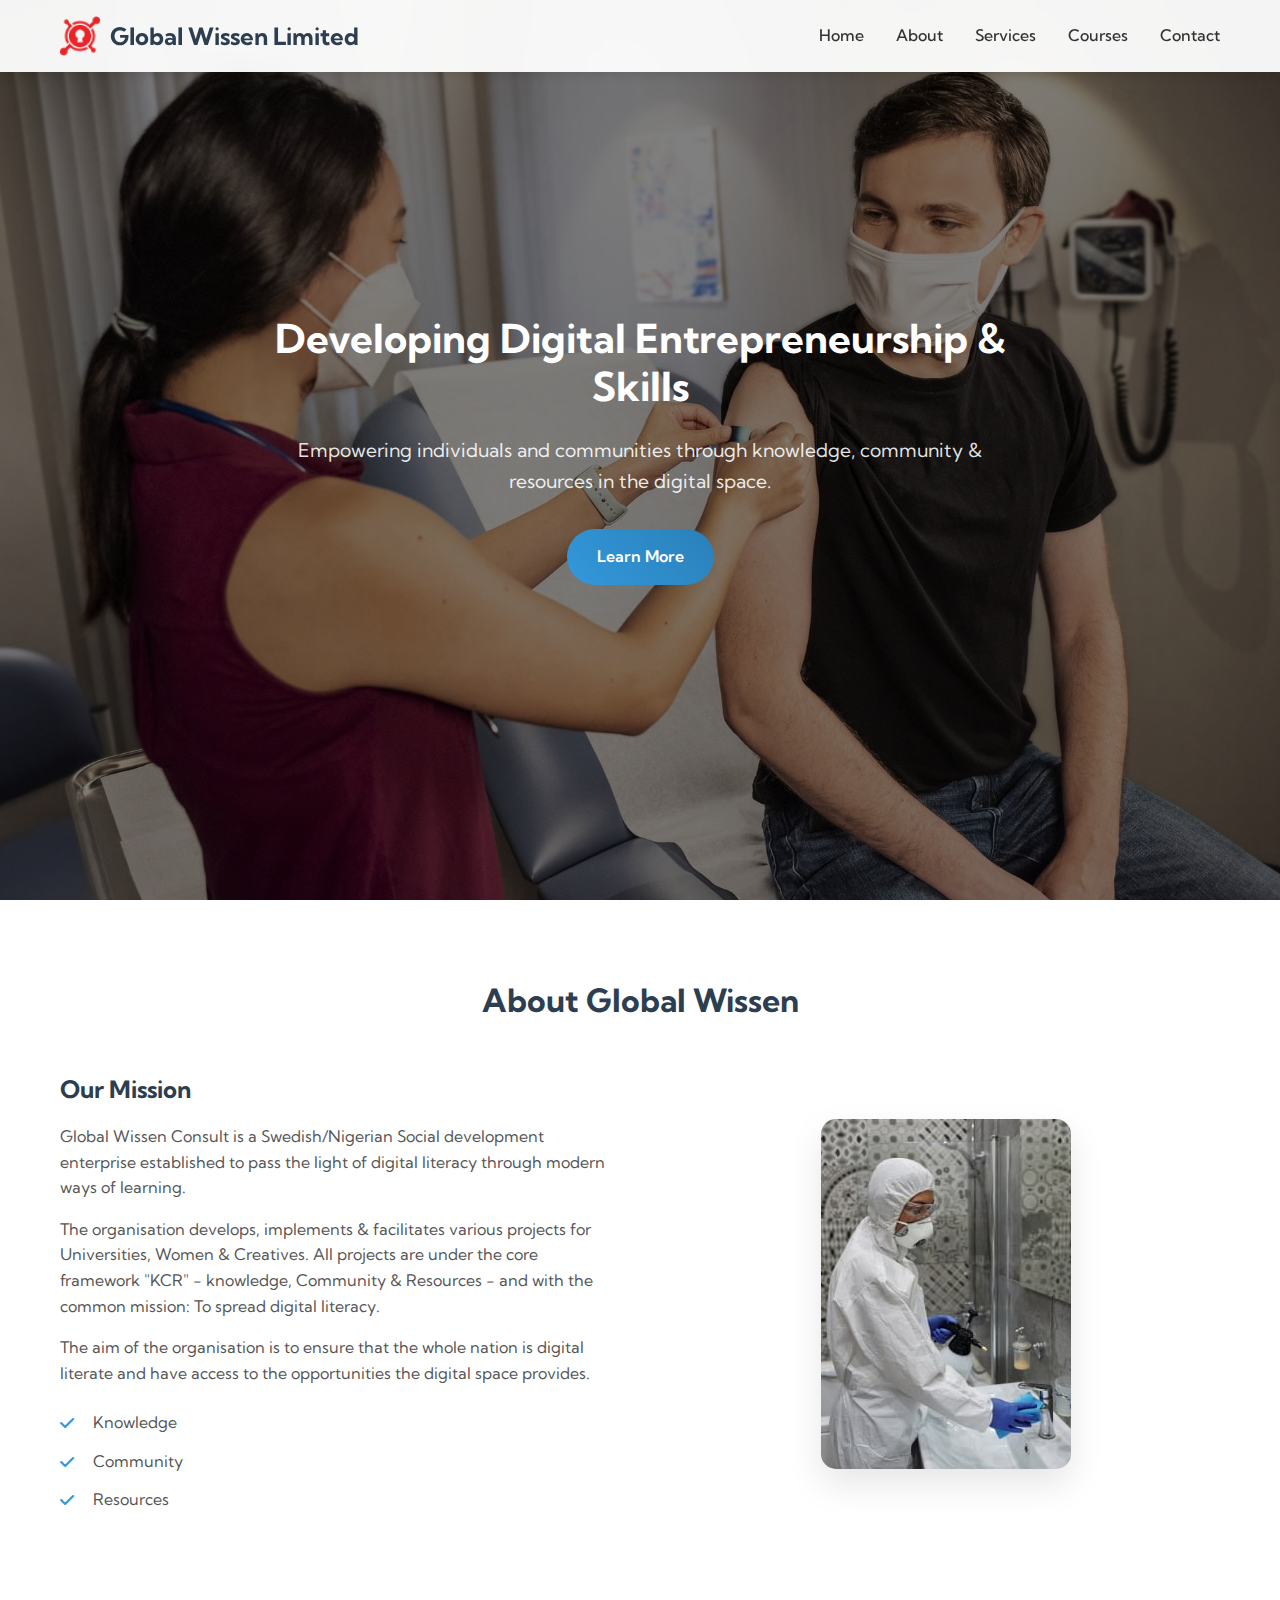
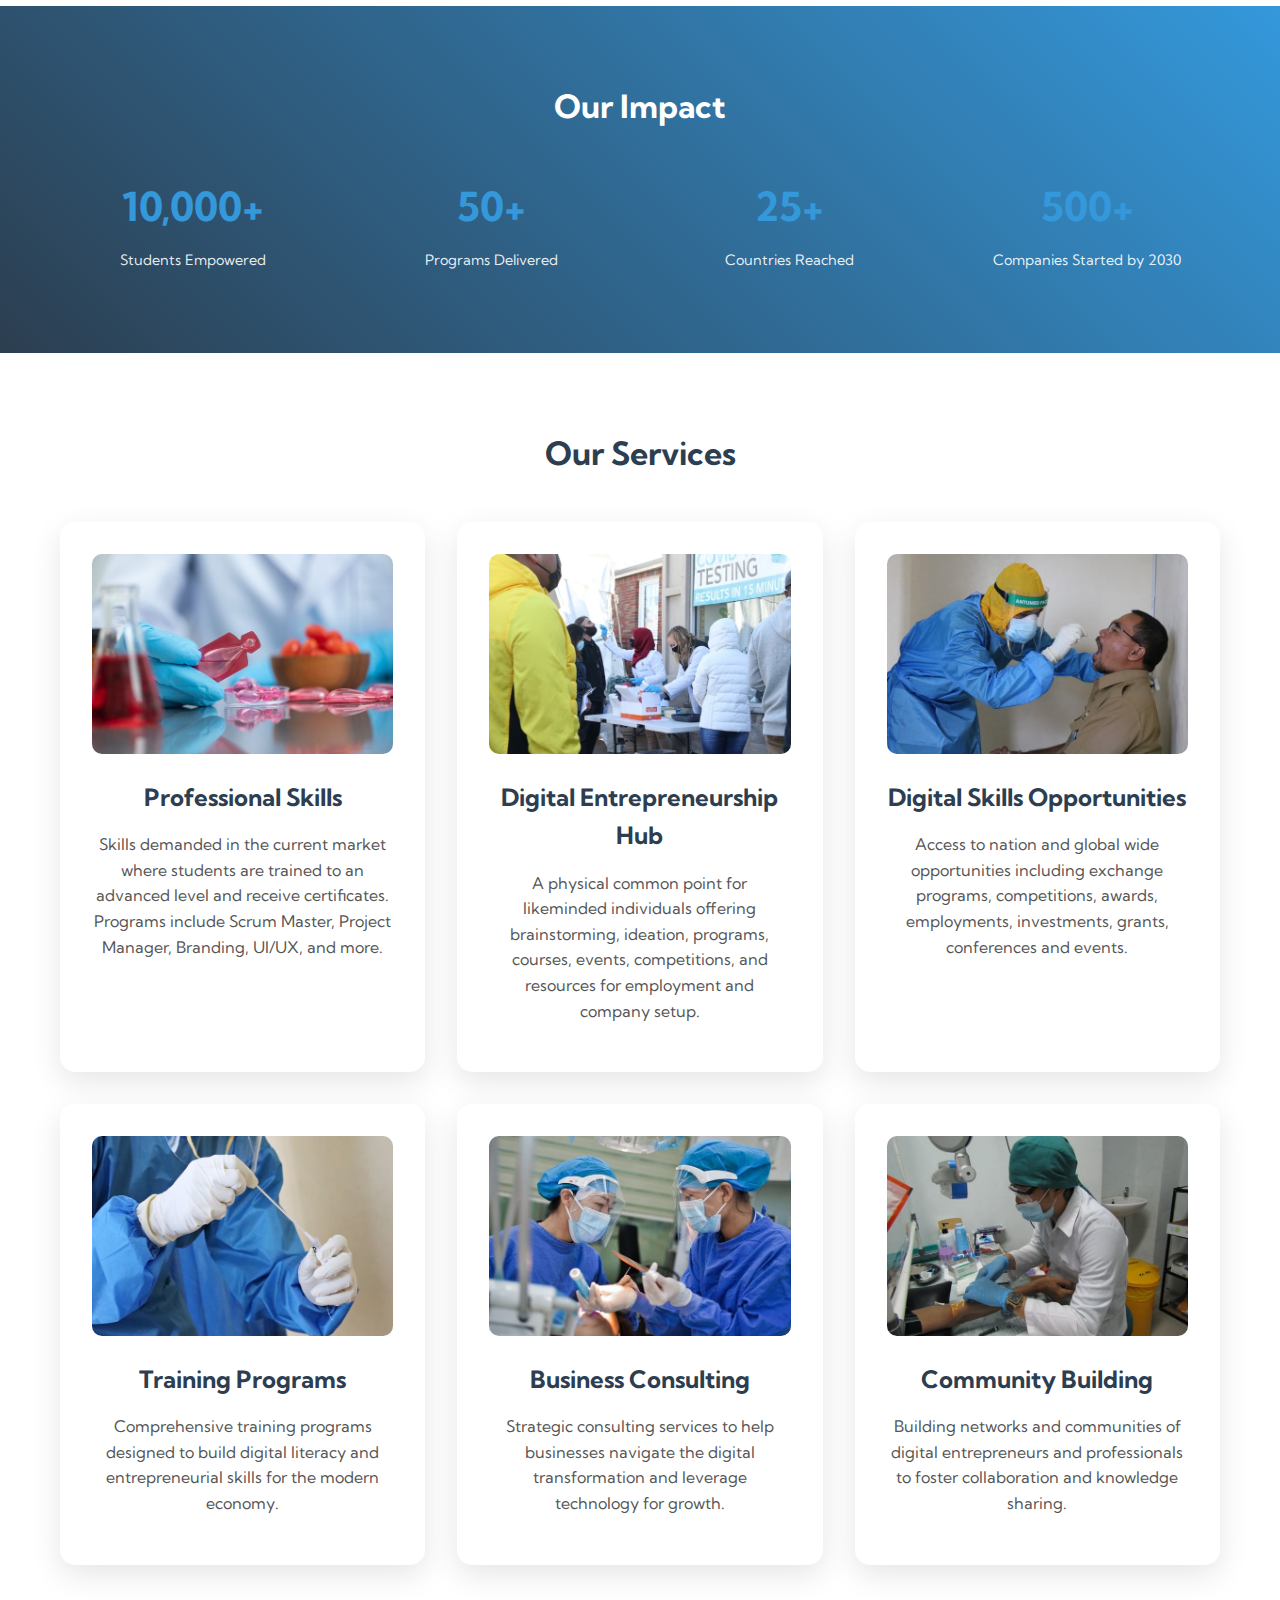
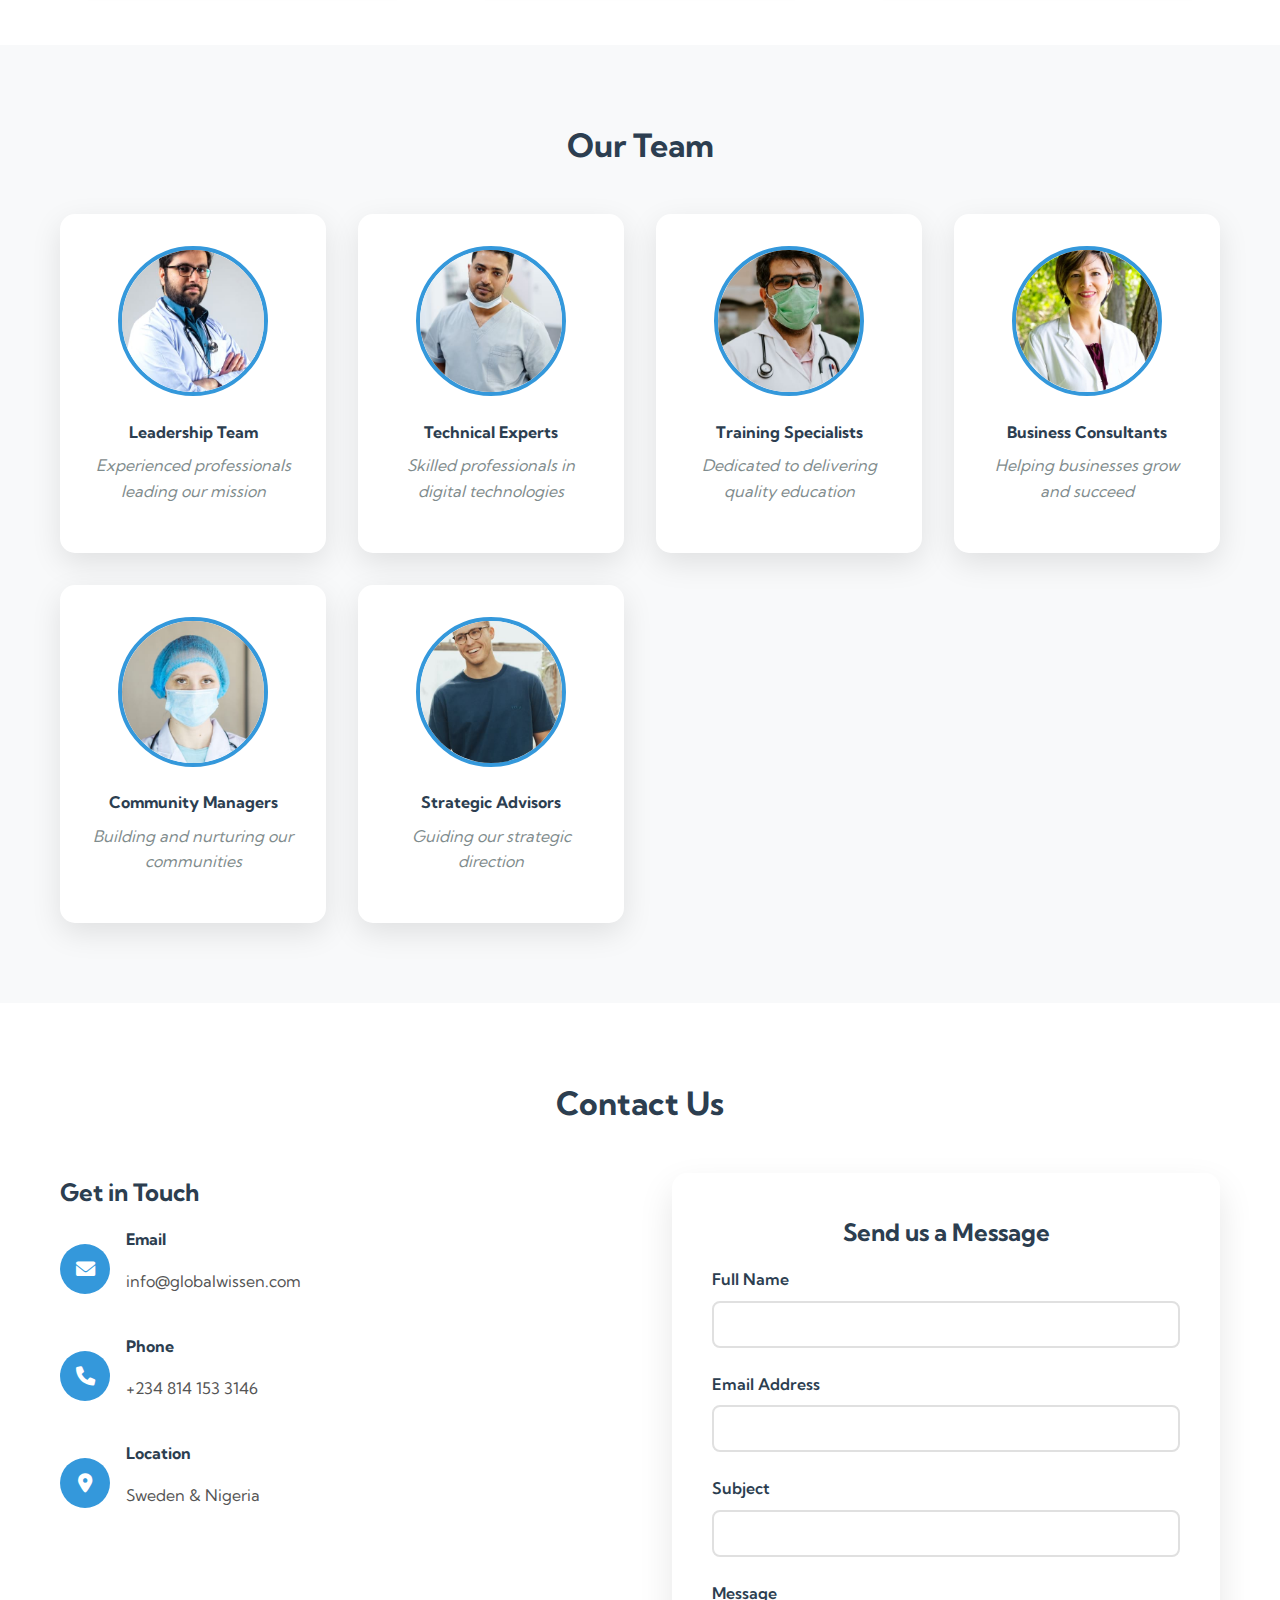
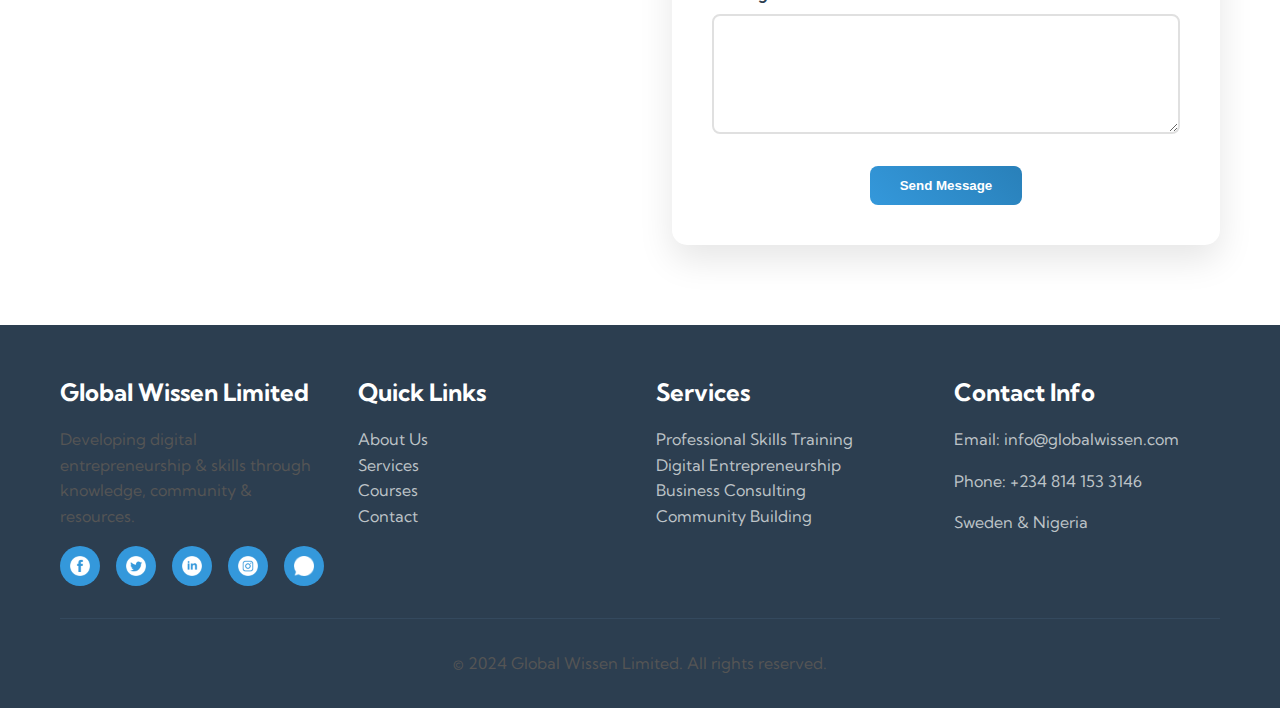
<file: index.html>
<!DOCTYPE html>
<html lang="en">
<head>
    <meta charset="UTF-8">
    <meta name="viewport" content="width=device-width, initial-scale=1.0">
    <title>Global Wissen Limited | Digital Entrepreneurship | Home</title>
    <meta name="description" content="Global Wissen Limited - Developing digital entrepreneurship & skills through knowledge, community & resources.">
    <meta name="keywords" content="digital entrepreneurship, professional skills, training, Global Wissen">
    <link rel="icon" type="image/png" href="logo-icon.png">
    
    <!-- Google Fonts -->
    <link href="https://fonts.googleapis.com/css2?family=Kumbh+Sans:wght@300;400;700&display=swap" rel="stylesheet">
    
    <!-- Font Awesome for Icons -->
    <link rel="stylesheet" href="https://cdnjs.cloudflare.com/ajax/libs/font-awesome/6.0.0/css/all.min.css">
    
    <!-- Main Stylesheet -->
    <link rel="stylesheet" href="styles.css">
</head>
<body>
    <!-- Navigation -->
    <nav class="navbar">
        <div class="container">
            <a href="#" class="logo">
                <img src="logo-icon.png" alt="Global Wissen Limited">
                Global Wissen Limited
            </a>
            <ul class="nav-menu">
                <li><a href="#home">Home</a></li>
                <li><a href="about.html">About</a></li>
                <li><a href="services.html">Services</a></li>
                <li><a href="courses.html">Courses</a></li>
                <li><a href="contact.html">Contact</a></li>
            </ul>
            <div class="menu-toggle">
                <span></span>
                <span></span>
                <span></span>
            </div>
        </div>
    </nav>

    <!-- Hero Section with Carousel -->
    <header class="hero" id="home">
        <div class="hero-slider">
            <div class="hero-slide slide-1 active"></div>
            <div class="hero-slide slide-2"></div>
            <div class="hero-slide slide-3"></div>
        </div>
        <div class="hero-content">
            <h1>Developing Digital Entrepreneurship & Skills</h1>
            <p>Empowering individuals and communities through knowledge, community & resources in the digital space.</p>
            <a href="#about" class="cta-button">Learn More</a>
        </div>
    </header>

    <!-- About Section -->
    <section id="about">
        <div class="container">
            <h2>About Global Wissen</h2>
            <div class="about-content">
                <div class="about-text">
                    <h3>Our Mission</h3>
                    <p>Global Wissen Consult is a Swedish/Nigerian Social development enterprise established to pass the light of digital literacy through modern ways of learning.</p>
                    <p>The organisation develops, implements & facilitates various projects for Universities, Women & Creatives. All projects are under the core framework "KCR" - knowledge, Community & Resources - and with the common mission: To spread digital literacy.</p>
                    <p>The aim of the organisation is to ensure that the whole nation is digital literate and have access to the opportunities the digital space provides.</p>
                    <ul class="feature-list">
                        <li><i class="fas fa-check"></i> Knowledge</li>
                        <li><i class="fas fa-check"></i> Community</li>
                        <li><i class="fas fa-check"></i> Resources</li>
                    </ul>
                </div>
                <div class="about-image">
                    <img src="1.jpg" alt="About Global Wissen Limited">
                </div>
            </div>
        </div>
    </section>

    <!-- Stats Section -->
    <section id="stats">
        <div class="container">
            <h2>Our Impact</h2>
            <div class="stats-grid">
                <div class="stat-item">
                    <span class="stat-number">10,000+</span>
                    <span class="stat-label">Students Empowered</span>
                </div>
                <div class="stat-item">
                    <span class="stat-number">50+</span>
                    <span class="stat-label">Programs Delivered</span>
                </div>
                <div class="stat-item">
                    <span class="stat-number">25+</span>
                    <span class="stat-label">Countries Reached</span>
                </div>
                <div class="stat-item">
                    <span class="stat-number">500+</span>
                    <span class="stat-label">Companies Started by 2030</span>
                </div>
            </div>
        </div>
    </section>

    <!-- Services Section -->
    <section id="services">
        <div class="container">
            <h2>Our Services</h2>
            <div class="services-grid">
                <div class="service-card">
                    <img src="b1.jpg" alt="Professional Skills" class="service-icon">
                    <h3>Professional Skills</h3>
                    <p>Skills demanded in the current market where students are trained to an advanced level and receive certificates. Programs include Scrum Master, Project Manager, Branding, UI/UX, and more.</p>
                </div>
                <div class="service-card">
                    <img src="b2.jpg" alt="Digital Entrepreneurship" class="service-icon">
                    <h3>Digital Entrepreneurship Hub</h3>
                    <p>A physical common point for likeminded individuals offering brainstorming, ideation, programs, courses, events, competitions, and resources for employment and company setup.</p>
                </div>
                <div class="service-card">
                    <img src="b3.jpg" alt="Skills Opportunities" class="service-icon">
                    <h3>Digital Skills Opportunities</h3>
                    <p>Access to nation and global wide opportunities including exchange programs, competitions, awards, employments, investments, grants, conferences and events.</p>
                </div>
                <div class="service-card">
                    <img src="b4.jpg" alt="Training Programs" class="service-icon">
                    <h3>Training Programs</h3>
                    <p>Comprehensive training programs designed to build digital literacy and entrepreneurial skills for the modern economy.</p>
                </div>
                <div class="service-card">
                    <img src="b5.jpg" alt="Consulting" class="service-icon">
                    <h3>Business Consulting</h3>
                    <p>Strategic consulting services to help businesses navigate the digital transformation and leverage technology for growth.</p>
                </div>
                <div class="service-card">
                    <img src="b6.jpg" alt="Community Building" class="service-icon">
                    <h3>Community Building</h3>
                    <p>Building networks and communities of digital entrepreneurs and professionals to foster collaboration and knowledge sharing.</p>
                </div>
            </div>
        </div>
    </section>

    <!-- Team Section -->
    <section id="team">
        <div class="container">
            <h2>Our Team</h2>
            <div class="team-grid">
                <div class="team-member">
                    <img src="team1.jpg" alt="Team Member 1" class="team-photo">
                    <h4>Leadership Team</h4>
                    <p>Experienced professionals leading our mission</p>
                </div>
                <div class="team-member">
                    <img src="team2.jpg" alt="Team Member 2" class="team-photo">
                    <h4>Technical Experts</h4>
                    <p>Skilled professionals in digital technologies</p>
                </div>
                <div class="team-member">
                    <img src="team3.jpg" alt="Team Member 3" class="team-photo">
                    <h4>Training Specialists</h4>
                    <p>Dedicated to delivering quality education</p>
                </div>
                <div class="team-member">
                    <img src="team4.jpg" alt="Team Member 4" class="team-photo">
                    <h4>Business Consultants</h4>
                    <p>Helping businesses grow and succeed</p>
                </div>
                <div class="team-member">
                    <img src="team5.jpg" alt="Team Member 5" class="team-photo">
                    <h4>Community Managers</h4>
                    <p>Building and nurturing our communities</p>
                </div>
                <div class="team-member">
                    <img src="team6.jpg" alt="Team Member 6" class="team-photo">
                    <h4>Strategic Advisors</h4>
                    <p>Guiding our strategic direction</p>
                </div>
            </div>
        </div>
    </section>

    <!-- Contact Section -->
    <section id="contact">
        <div class="container">
            <h2>Contact Us</h2>
            <div class="contact-content">
                <div class="contact-info">
                    <h3>Get in Touch</h3>
                    <div class="contact-item">
                        <div class="contact-icon">
                            <i class="fas fa-envelope"></i>
                        </div>
                        <div>
                            <h4>Email</h4>
                            <p>info@globalwissen.com</p>
                        </div>
                    </div>
                    <div class="contact-item">
                        <div class="contact-icon">
                            <i class="fas fa-phone"></i>
                        </div>
                        <div>
                            <h4>Phone</h4>
                            <p>+234 814 153 3146</p>
                        </div>
                    </div>
                    <div class="contact-item">
                        <div class="contact-icon">
                            <i class="fas fa-map-marker-alt"></i>
                        </div>
                        <div>
                            <h4>Location</h4>
                            <p>Sweden & Nigeria</p>
                        </div>
                    </div>
                </div>
                <div class="contact-form">
                    <h3>Send us a Message</h3>
                    <form>
                        <div class="form-group">
                            <label for="name">Full Name</label>
                            <input type="text" id="name" name="name" required>
                        </div>
                        <div class="form-group">
                            <label for="email">Email Address</label>
                            <input type="email" id="email" name="email" required>
                        </div>
                        <div class="form-group">
                            <label for="subject">Subject</label>
                            <input type="text" id="subject" name="subject" required>
                        </div>
                        <div class="form-group">
                            <label for="message">Message</label>
                            <textarea id="message" name="message" required></textarea>
                        </div>
                        <button type="submit">Send Message</button>
                    </form>
                </div>
            </div>
        </div>
    </section>

    <!-- Footer -->
    <footer>
        <div class="container">
            <div class="footer-content">
                <div class="footer-section">
                    <h3>Global Wissen Limited</h3>
                    <p>Developing digital entrepreneurship & skills through knowledge, community & resources.</p>
                    <div class="social-links">
                        <a href="#" aria-label="Facebook">
                            <img src="facebook.png" alt="Facebook">
                        </a>
                        <a href="#" aria-label="Twitter">
                            <img src="twitter.png" alt="Twitter">
                        </a>
                        <a href="#" aria-label="LinkedIn">
                            <img src="linkedin.png" alt="LinkedIn">
                        </a>
                        <a href="#" aria-label="Instagram">
                            <img src="instagram.png" alt="Instagram">
                        </a>
                        <a href="#" aria-label="WhatsApp">
                            <img src="whatsapp.png" alt="WhatsApp">
                        </a>
                    </div>
                </div>
                <div class="footer-section">
                    <h3>Quick Links</h3>
                    <ul style="list-style: none; padding: 0;">
                        <li><a href="about.html" style="color: #bdc3c7; text-decoration: none;">About Us</a></li>
                        <li><a href="services.html" style="color: #bdc3c7; text-decoration: none;">Services</a></li>
                        <li><a href="courses.html" style="color: #bdc3c7; text-decoration: none;">Courses</a></li>
                        <li><a href="contact.html" style="color: #bdc3c7; text-decoration: none;">Contact</a></li>
                    </ul>
                </div>
                <div class="footer-section">
                    <h3>Services</h3>
                    <ul style="list-style: none; padding: 0;">
                        <li style="color: #bdc3c7;">Professional Skills Training</li>
                        <li style="color: #bdc3c7;">Digital Entrepreneurship</li>
                        <li style="color: #bdc3c7;">Business Consulting</li>
                        <li style="color: #bdc3c7;">Community Building</li>
                    </ul>
                </div>
                <div class="footer-section">
                    <h3>Contact Info</h3>
                    <p style="color: #bdc3c7;">Email: info@globalwissen.com</p>
                    <p style="color: #bdc3c7;">Phone: +234 814 153 3146</p>
                    <p style="color: #bdc3c7;">Sweden & Nigeria</p>
                </div>
            </div>
            <div class="footer-bottom">
                <p>&copy; 2024 Global Wissen Limited. All rights reserved.</p>
            </div>
        </div>
    </footer>

    <!-- JavaScript for Interactive Features -->
    <script>
        // Mobile Menu Toggle
        const menuToggle = document.querySelector('.menu-toggle');
        const navMenu = document.querySelector('.nav-menu');

        menuToggle.addEventListener('click', () => {
            navMenu.classList.toggle('active');
        });

        // Hero Slider
        const slides = document.querySelectorAll('.hero-slide');
        let currentSlide = 0;

        function nextSlide() {
            slides[currentSlide].classList.remove('active');
            currentSlide = (currentSlide + 1) % slides.length;
            slides[currentSlide].classList.add('active');
        }

        // Auto-advance slides every 5 seconds
        setInterval(nextSlide, 5000);

        // Smooth scrolling for navigation links
        document.querySelectorAll('a[href^="#"]').forEach(anchor => {
            anchor.addEventListener('click', function (e) {
                e.preventDefault();
                const target = document.querySelector(this.getAttribute('href'));
                if (target) {
                    target.scrollIntoView({
                        behavior: 'smooth',
                        block: 'start'
                    });
                }
            });
        });

        // Navbar background change on scroll
        window.addEventListener('scroll', () => {
            const navbar = document.querySelector('.navbar');
            if (window.scrollY > 100) {
                navbar.style.background = 'rgba(255, 255, 255, 0.98)';
            } else {
                navbar.style.background = 'rgba(255, 255, 255, 0.95)';
            }
        });

        // Counter animation for stats
        function animateCounters() {
            const counters = document.querySelectorAll('.stat-number');
            counters.forEach(counter => {
                const target = parseInt(counter.textContent.replace(/[^0-9]/g, ''));
                const increment = target / 100;
                let current = 0;
                
                const timer = setInterval(() => {
                    current += increment;
                    if (current >= target) {
                        current = target;
                        clearInterval(timer);
                    }
                    
                    // Format the number with commas and original suffix
                    const formatted = Math.floor(current).toLocaleString();
                    const originalText = counter.textContent;
                    const suffix = originalText.replace(/[0-9,]/g, '');
                    counter.textContent = formatted + suffix;
                }, 20);
            });
        }

        // Trigger counter animation when stats section is visible
        const observer = new IntersectionObserver((entries) => {
            entries.forEach(entry => {
                if (entry.isIntersecting) {
                    animateCounters();
                    observer.unobserve(entry.target);
                }
            });
        });

        const statsSection = document.querySelector('#stats');
        if (statsSection) {
            observer.observe(statsSection);
        }
    </script>
</body>
</html>
</file>
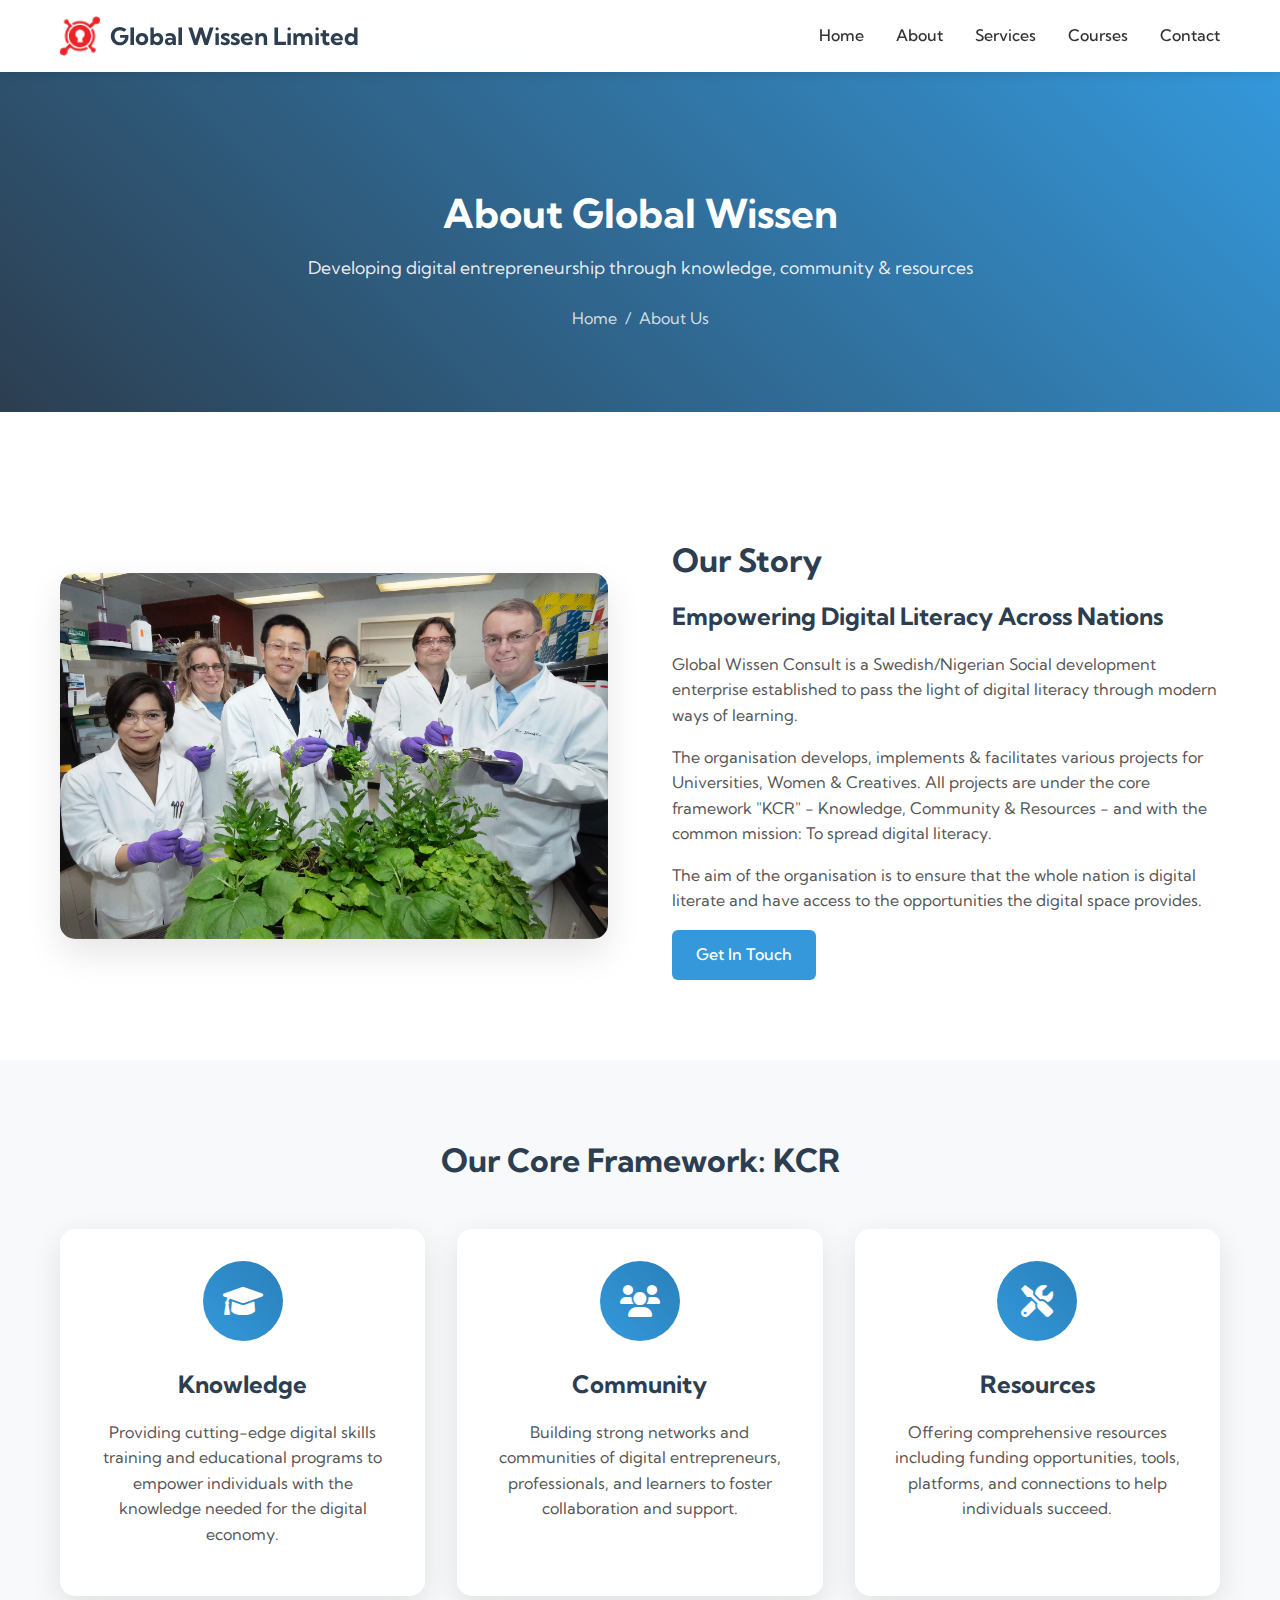
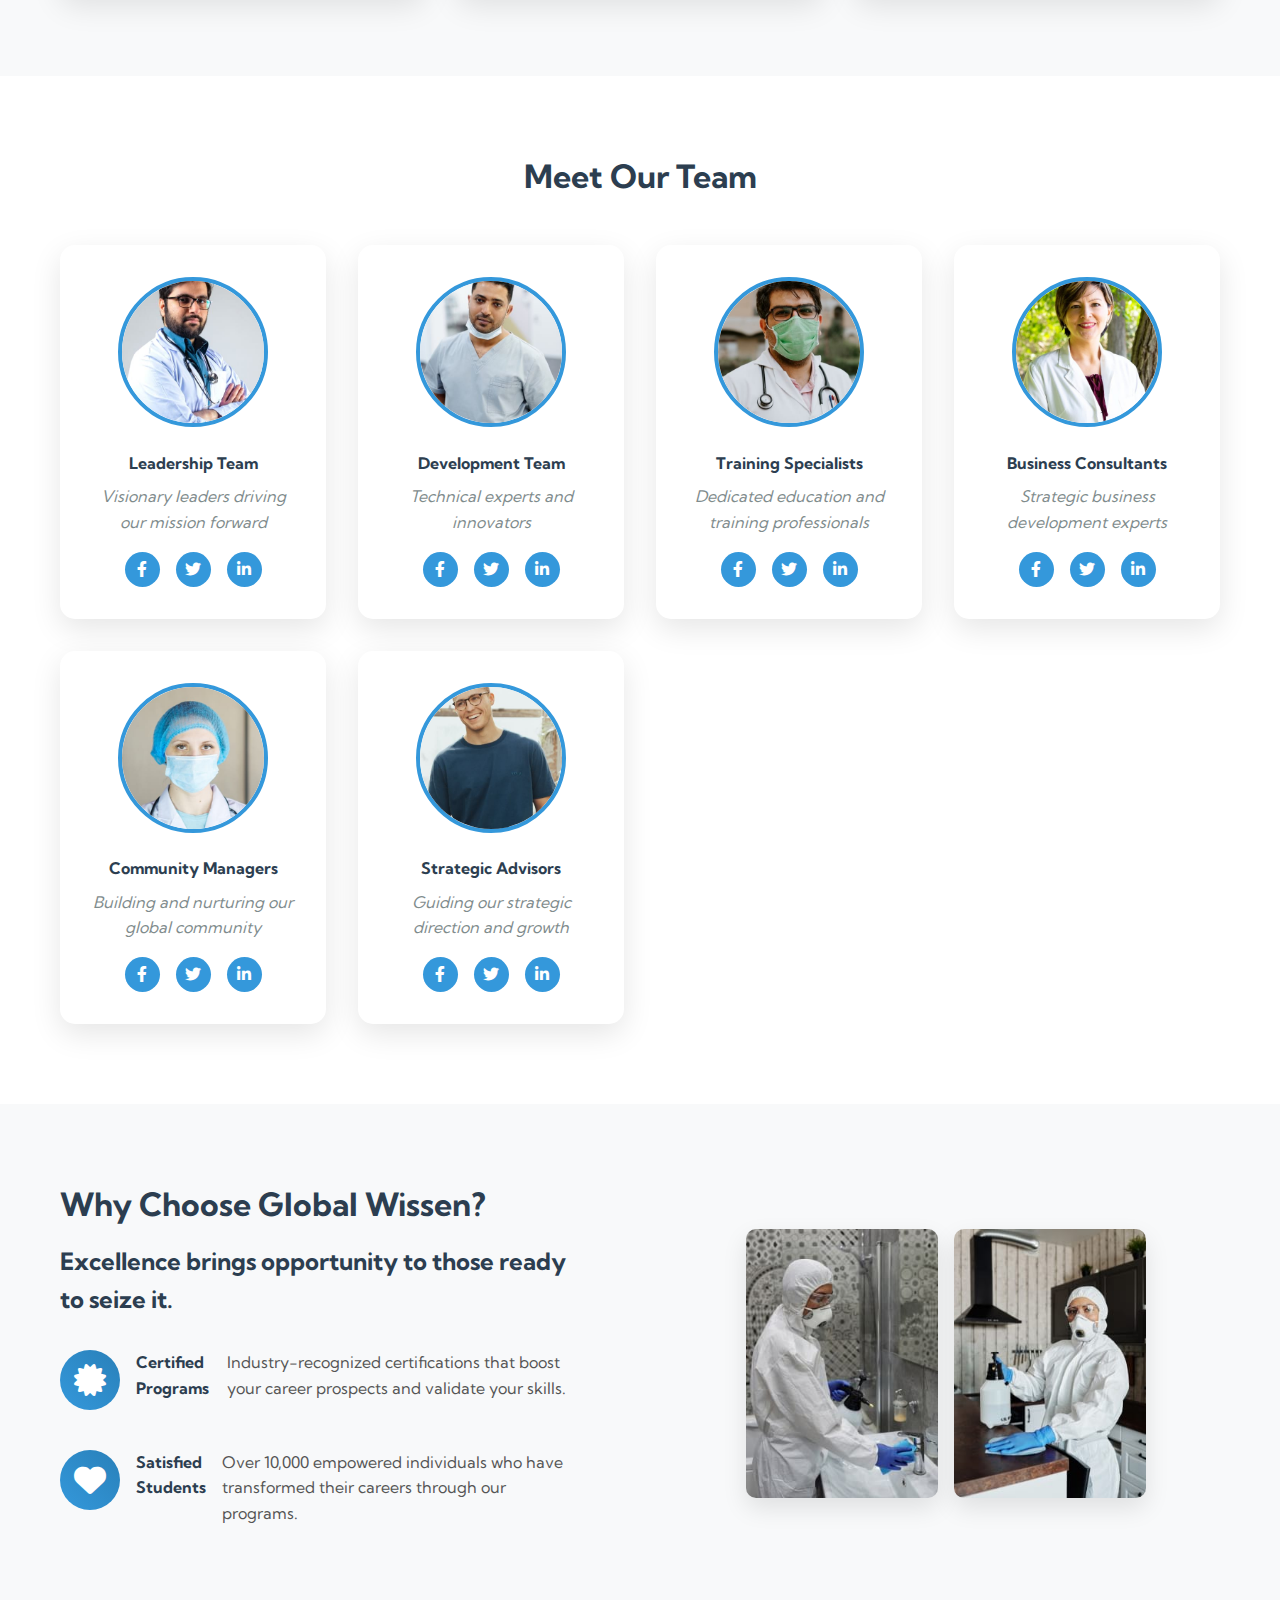
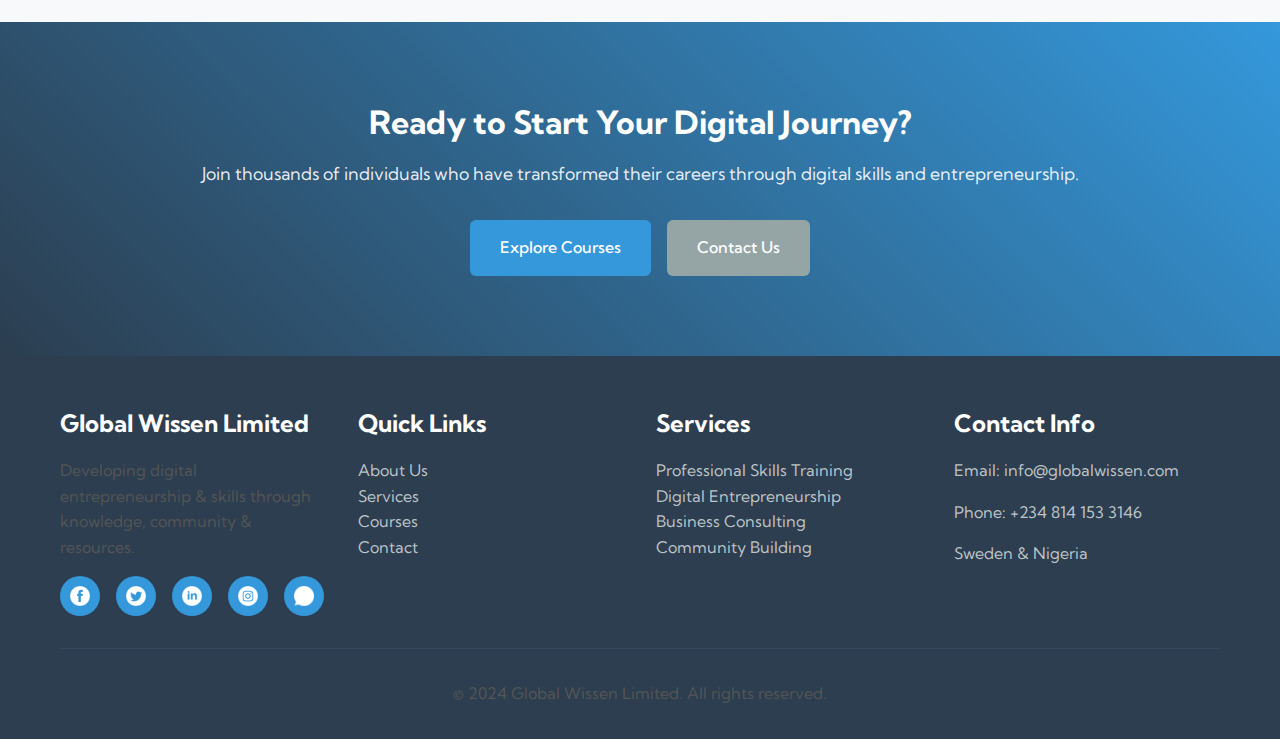
<file: about.html>
<!DOCTYPE html>
<html lang="en">
<head>
    <meta charset="UTF-8">
    <meta name="viewport" content="width=device-width, initial-scale=1.0">
    <title>About Us | Global Wissen Limited | Digital Entrepreneurship</title>
    <meta name="description" content="Learn about Global Wissen Limited - A Swedish/Nigerian social development enterprise spreading digital literacy through knowledge, community & resources.">
    <link rel="icon" type="image/png" href="logo-icon.png">
    
    <!-- Google Fonts -->
    <link href="https://fonts.googleapis.com/css2?family=Kumbh+Sans:wght@300;400;700&display=swap" rel="stylesheet">
    
    <!-- Font Awesome for Icons -->
    <link rel="stylesheet" href="https://cdnjs.cloudflare.com/ajax/libs/font-awesome/6.0.0/css/all.min.css">
    
    <!-- Main Stylesheet -->
    <link rel="stylesheet" href="styles.css">
</head>
<body>
    <!-- Navigation -->
    <nav class="navbar">
        <div class="container">
            <a href="index.html" class="logo">
                <img src="logo-icon.png" alt="Global Wissen Limited">
                Global Wissen Limited
            </a>
            <ul class="nav-menu">
                <li><a href="index.html">Home</a></li>
                <li><a href="about.html" class="active">About</a></li>
                <li><a href="services.html">Services</a></li>
                <li><a href="courses.html">Courses</a></li>
                <li><a href="contact.html">Contact</a></li>
            </ul>
            <div class="menu-toggle">
                <span></span>
                <span></span>
                <span></span>
            </div>
        </div>
    </nav>

    <!-- Hero Banner -->
    <section class="page-banner">
        <div class="container">
            <div class="banner-content">
                <h1>About Global Wissen</h1>
                <p>Developing digital entrepreneurship through knowledge, community & resources</p>
                <nav class="breadcrumb">
                    <a href="index.html">Home</a>
                    <span>/</span>
                    <span>About Us</span>
                </nav>
            </div>
        </div>
    </section>

    <!-- About Section -->
    <section id="about-main">
        <div class="container">
            <div class="about-content">
                <div class="about-image">
                    <img src="banner5.jpg" alt="Global Wissen Limited Team">
                </div>
                <div class="about-text">
                    <h2>Our Story</h2>
                    <h3>Empowering Digital Literacy Across Nations</h3>
                    <p>Global Wissen Consult is a Swedish/Nigerian Social development enterprise established to pass the light of digital literacy through modern ways of learning.</p>
                    
                    <p>The organisation develops, implements & facilitates various projects for Universities, Women & Creatives. All projects are under the core framework "KCR" - Knowledge, Community & Resources - and with the common mission: To spread digital literacy.</p>
                    
                    <p>The aim of the organisation is to ensure that the whole nation is digital literate and have access to the opportunities the digital space provides.</p>
                    
                    <a href="contact.html" class="btn">Get In Touch</a>
                </div>
            </div>
        </div>
    </section>

    <!-- Features Section -->
    <section class="features-section">
        <div class="container">
            <h2 class="text-center">Our Core Framework: KCR</h2>
            <div class="features-grid">
                <div class="feature-card">
                    <div class="feature-icon">
                        <i class="fas fa-graduation-cap"></i>
                    </div>
                    <h3>Knowledge</h3>
                    <p>Providing cutting-edge digital skills training and educational programs to empower individuals with the knowledge needed for the digital economy.</p>
                </div>
                <div class="feature-card">
                    <div class="feature-icon">
                        <i class="fas fa-users"></i>
                    </div>
                    <h3>Community</h3>
                    <p>Building strong networks and communities of digital entrepreneurs, professionals, and learners to foster collaboration and support.</p>
                </div>
                <div class="feature-card">
                    <div class="feature-icon">
                        <i class="fas fa-tools"></i>
                    </div>
                    <h3>Resources</h3>
                    <p>Offering comprehensive resources including funding opportunities, tools, platforms, and connections to help individuals succeed.</p>
                </div>
            </div>
        </div>
    </section>

    <!-- Team Section -->
    <section id="team-about">
        <div class="container">
            <h2 class="text-center">Meet Our Team</h2>
            <div class="team-grid">
                <div class="team-member">
                    <img src="team1.jpg" alt="Leadership Team" class="team-photo">
                    <h4>Leadership Team</h4>
                    <p>Visionary leaders driving our mission forward</p>
                    <div class="social-links">
                        <a href="#"><i class="fab fa-facebook-f"></i></a>
                        <a href="#"><i class="fab fa-twitter"></i></a>
                        <a href="#"><i class="fab fa-linkedin-in"></i></a>
                    </div>
                </div>
                <div class="team-member">
                    <img src="team2.jpg" alt="Development Team" class="team-photo">
                    <h4>Development Team</h4>
                    <p>Technical experts and innovators</p>
                    <div class="social-links">
                        <a href="#"><i class="fab fa-facebook-f"></i></a>
                        <a href="#"><i class="fab fa-twitter"></i></a>
                        <a href="#"><i class="fab fa-linkedin-in"></i></a>
                    </div>
                </div>
                <div class="team-member">
                    <img src="team3.jpg" alt="Training Team" class="team-photo">
                    <h4>Training Specialists</h4>
                    <p>Dedicated education and training professionals</p>
                    <div class="social-links">
                        <a href="#"><i class="fab fa-facebook-f"></i></a>
                        <a href="#"><i class="fab fa-twitter"></i></a>
                        <a href="#"><i class="fab fa-linkedin-in"></i></a>
                    </div>
                </div>
                <div class="team-member">
                    <img src="team4.jpg" alt="Business Team" class="team-photo">
                    <h4>Business Consultants</h4>
                    <p>Strategic business development experts</p>
                    <div class="social-links">
                        <a href="#"><i class="fab fa-facebook-f"></i></a>
                        <a href="#"><i class="fab fa-twitter"></i></a>
                        <a href="#"><i class="fab fa-linkedin-in"></i></a>
                    </div>
                </div>
                <div class="team-member">
                    <img src="team5.jpg" alt="Community Team" class="team-photo">
                    <h4>Community Managers</h4>
                    <p>Building and nurturing our global community</p>
                    <div class="social-links">
                        <a href="#"><i class="fab fa-facebook-f"></i></a>
                        <a href="#"><i class="fab fa-twitter"></i></a>
                        <a href="#"><i class="fab fa-linkedin-in"></i></a>
                    </div>
                </div>
                <div class="team-member">
                    <img src="team6.jpg" alt="Advisory Team" class="team-photo">
                    <h4>Strategic Advisors</h4>
                    <p>Guiding our strategic direction and growth</p>
                    <div class="social-links">
                        <a href="#"><i class="fab fa-facebook-f"></i></a>
                        <a href="#"><i class="fab fa-twitter"></i></a>
                        <a href="#"><i class="fab fa-linkedin-in"></i></a>
                    </div>
                </div>
            </div>
        </div>
    </section>

    <!-- Why Choose Us Section -->
    <section class="why-choose-us">
        <div class="container">
            <div class="row-content">
                <div class="text-content">
                    <h2>Why Choose Global Wissen?</h2>
                    <h3>Excellence brings opportunity to those ready to seize it.</h3>
                    <div class="feature-columns">
                        <div class="column">
                            <div class="feature-icon">
                                <i class="fas fa-certificate"></i>
                            </div>
                            <h4>Certified Programs</h4>
                            <p>Industry-recognized certifications that boost your career prospects and validate your skills.</p>
                        </div>
                        <div class="column">
                            <div class="feature-icon">
                                <i class="fas fa-heart"></i>
                            </div>
                            <h4>Satisfied Students</h4>
                            <p>Over 10,000 empowered individuals who have transformed their careers through our programs.</p>
                        </div>
                    </div>
                </div>
                <div class="image-content">
                    <div class="image-grid">
                        <img src="1.jpg" alt="Global Wissen Impact" class="grid-image">
                        <img src="2.jpg" alt="Digital Learning" class="grid-image">
                    </div>
                </div>
            </div>
        </div>
    </section>

    <!-- Call to Action -->
    <section class="cta-section">
        <div class="container">
            <div class="cta-content">
                <h2>Ready to Start Your Digital Journey?</h2>
                <p>Join thousands of individuals who have transformed their careers through digital skills and entrepreneurship.</p>
                <div class="cta-buttons">
                    <a href="courses.html" class="btn">Explore Courses</a>
                    <a href="contact.html" class="btn btn-secondary">Contact Us</a>
                </div>
            </div>
        </div>
    </section>

    <!-- Footer -->
    <footer>
        <div class="container">
            <div class="footer-content">
                <div class="footer-section">
                    <h3>Global Wissen Limited</h3>
                    <p>Developing digital entrepreneurship & skills through knowledge, community & resources.</p>
                    <div class="social-links">
                        <a href="#" aria-label="Facebook">
                            <img src="facebook.png" alt="Facebook">
                        </a>
                        <a href="#" aria-label="Twitter">
                            <img src="twitter.png" alt="Twitter">
                        </a>
                        <a href="#" aria-label="LinkedIn">
                            <img src="linkedin.png" alt="LinkedIn">
                        </a>
                        <a href="#" aria-label="Instagram">
                            <img src="instagram.png" alt="Instagram">
                        </a>
                        <a href="#" aria-label="WhatsApp">
                            <img src="whatsapp.png" alt="WhatsApp">
                        </a>
                    </div>
                </div>
                <div class="footer-section">
                    <h3>Quick Links</h3>
                    <ul style="list-style: none; padding: 0;">
                        <li><a href="about.html" style="color: #bdc3c7; text-decoration: none;">About Us</a></li>
                        <li><a href="services.html" style="color: #bdc3c7; text-decoration: none;">Services</a></li>
                        <li><a href="courses.html" style="color: #bdc3c7; text-decoration: none;">Courses</a></li>
                        <li><a href="contact.html" style="color: #bdc3c7; text-decoration: none;">Contact</a></li>
                    </ul>
                </div>
                <div class="footer-section">
                    <h3>Services</h3>
                    <ul style="list-style: none; padding: 0;">
                        <li style="color: #bdc3c7;">Professional Skills Training</li>
                        <li style="color: #bdc3c7;">Digital Entrepreneurship</li>
                        <li style="color: #bdc3c7;">Business Consulting</li>
                        <li style="color: #bdc3c7;">Community Building</li>
                    </ul>
                </div>
                <div class="footer-section">
                    <h3>Contact Info</h3>
                    <p style="color: #bdc3c7;">Email: info@globalwissen.com</p>
                    <p style="color: #bdc3c7;">Phone: +234 814 153 3146</p>
                    <p style="color: #bdc3c7;">Sweden & Nigeria</p>
                </div>
            </div>
            <div class="footer-bottom">
                <p>&copy; 2024 Global Wissen Limited. All rights reserved.</p>
            </div>
        </div>
    </footer>

    <!-- JavaScript -->
    <script>
        // Mobile Menu Toggle
        const menuToggle = document.querySelector('.menu-toggle');
        const navMenu = document.querySelector('.nav-menu');

        menuToggle.addEventListener('click', () => {
            navMenu.classList.toggle('active');
        });

        // Navbar background change on scroll
        window.addEventListener('scroll', () => {
            const navbar = document.querySelector('.navbar');
            if (window.scrollY > 100) {
                navbar.style.background = 'rgba(255, 255, 255, 0.98)';
            } else {
                navbar.style.background = 'rgba(255, 255, 255, 0.95)';
            }
        });
    </script>
</body>
</html>
</file>
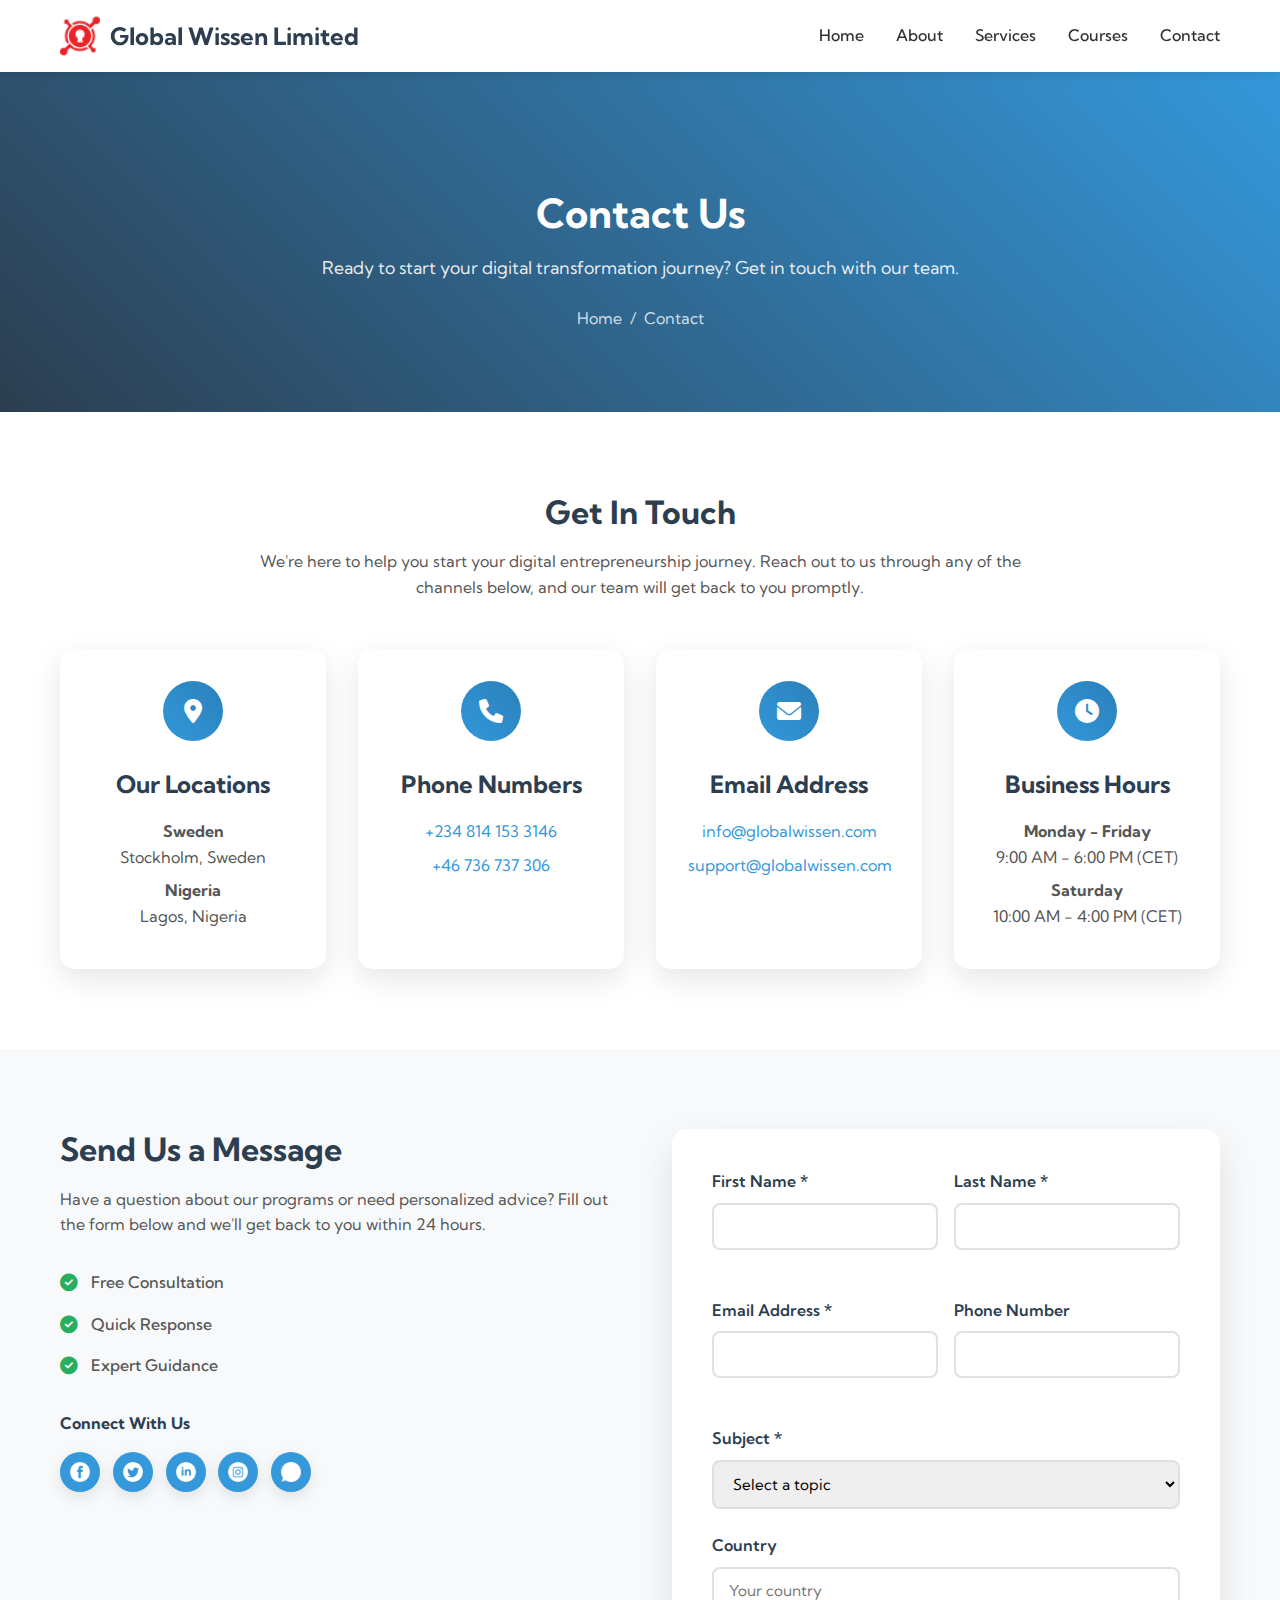
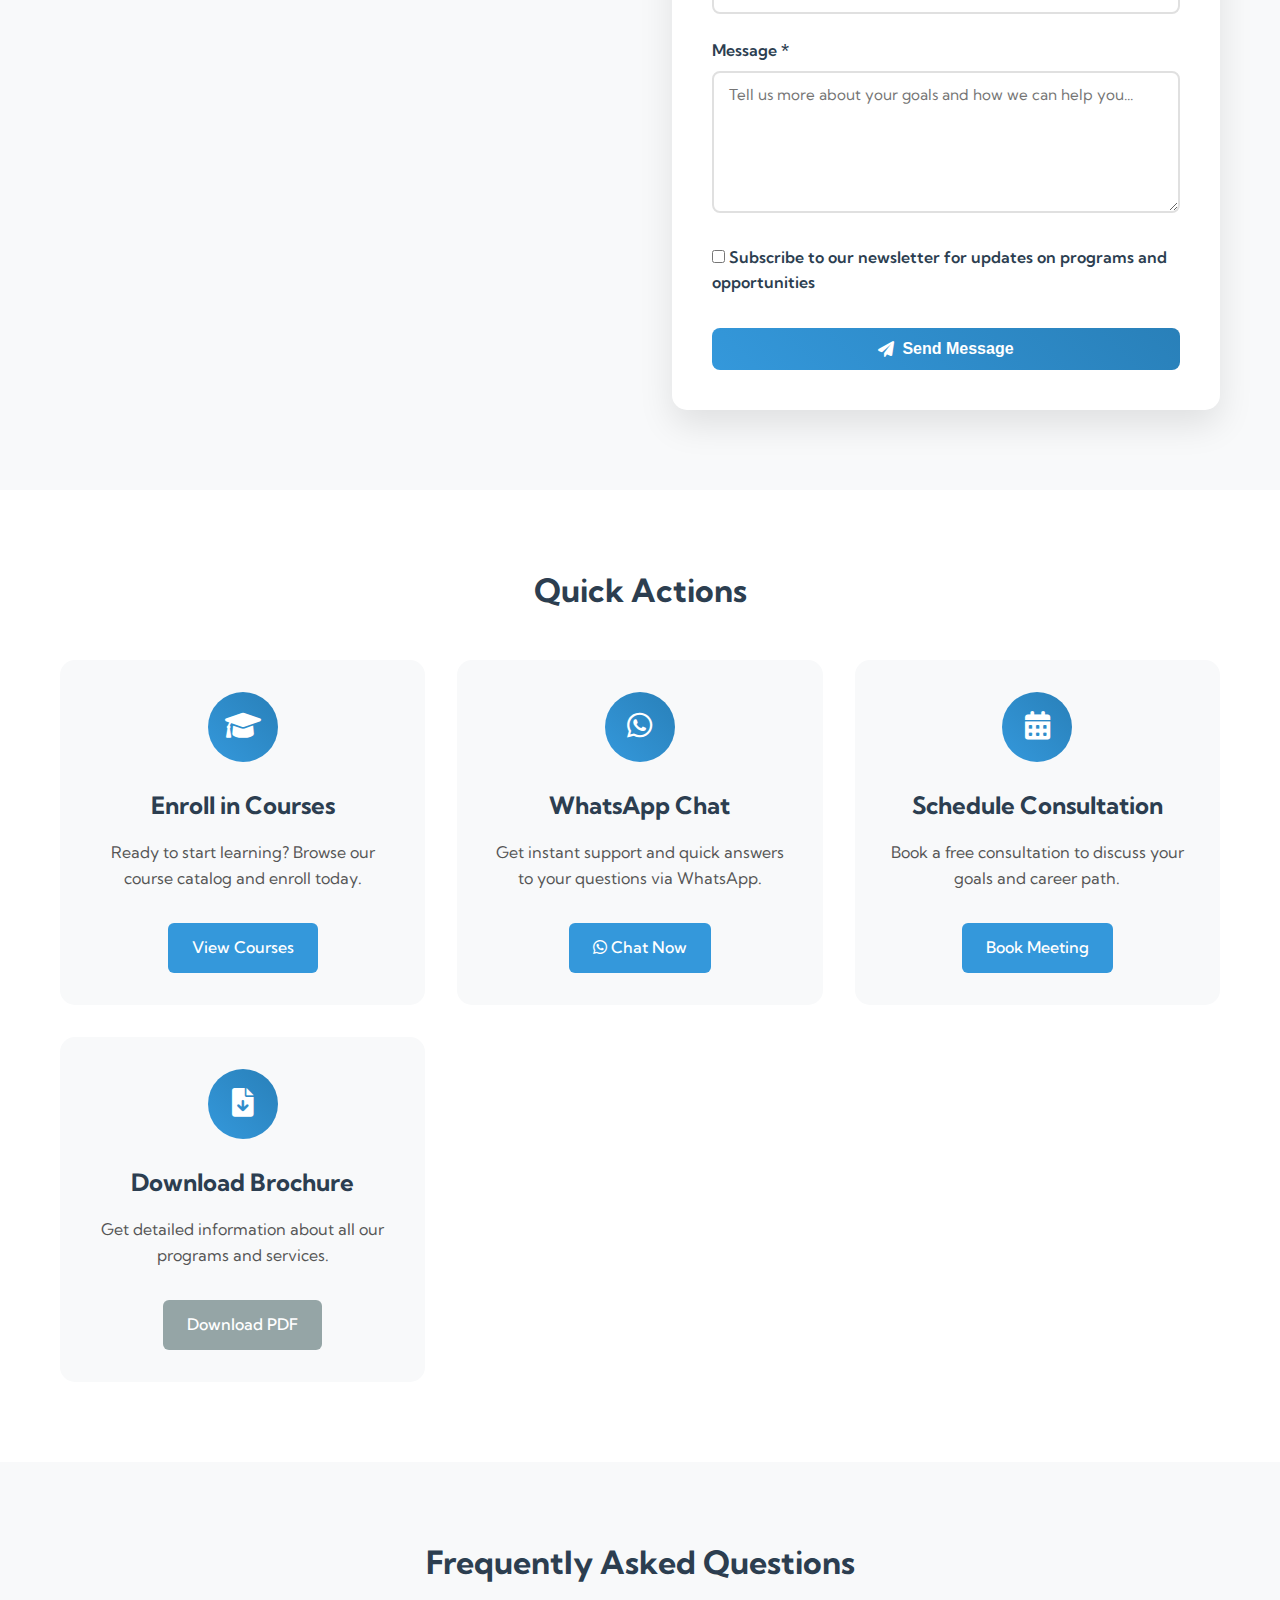
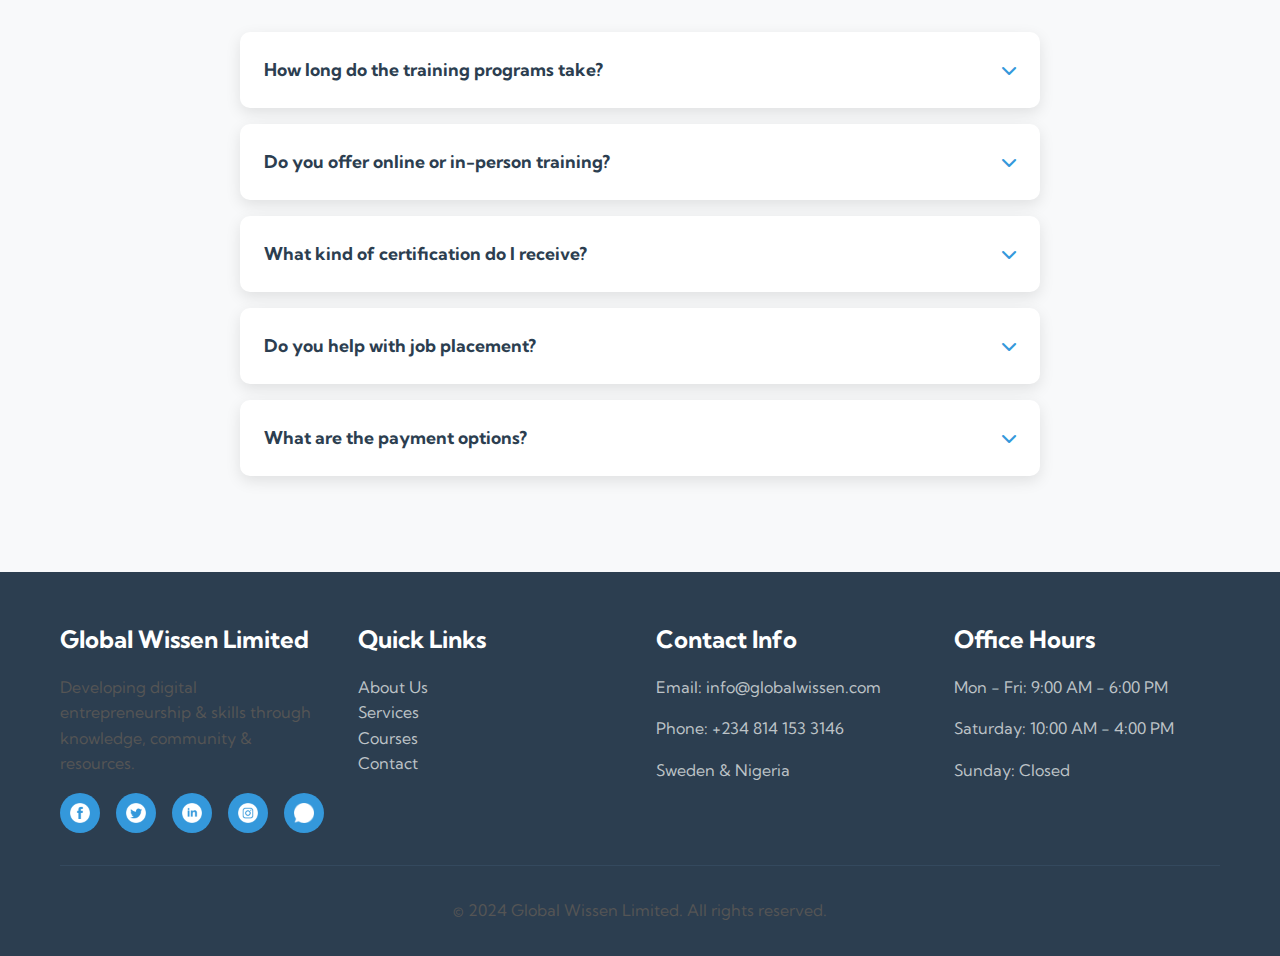
<file: contact.html>
<!DOCTYPE html>
<html lang="en">
<head>
    <meta charset="UTF-8">
    <meta name="viewport" content="width=device-width, initial-scale=1.0">
    <title>Contact Us | Global Wissen Limited | Digital Entrepreneurship</title>
    <meta name="description" content="Get in touch with Global Wissen Limited. Contact us for digital entrepreneurship training, professional skills development, and business consulting services.">
    <link rel="icon" type="image/png" href="logo-icon.png">
    
    <!-- Google Fonts -->
    <link href="https://fonts.googleapis.com/css2?family=Kumbh+Sans:wght@300;400;700&display=swap" rel="stylesheet">
    
    <!-- Font Awesome for Icons -->
    <link rel="stylesheet" href="https://cdnjs.cloudflare.com/ajax/libs/font-awesome/6.0.0/css/all.min.css">
    
    <!-- Main Stylesheet -->
    <link rel="stylesheet" href="styles.css">
</head>
<body>
    <!-- Navigation -->
    <nav class="navbar">
        <div class="container">
            <a href="index.html" class="logo">
                <img src="logo-icon.png" alt="Global Wissen Limited">
                Global Wissen Limited
            </a>
            <ul class="nav-menu">
                <li><a href="index.html">Home</a></li>
                <li><a href="about.html">About</a></li>
                <li><a href="services.html">Services</a></li>
                <li><a href="courses.html">Courses</a></li>
                <li><a href="contact.html" class="active">Contact</a></li>
            </ul>
            <div class="menu-toggle">
                <span></span>
                <span></span>
                <span></span>
            </div>
        </div>
    </nav>

    <!-- Hero Banner -->
    <section class="page-banner">
        <div class="container">
            <div class="banner-content">
                <h1>Contact Us</h1>
                <p>Ready to start your digital transformation journey? Get in touch with our team.</p>
                <nav class="breadcrumb">
                    <a href="index.html">Home</a>
                    <span>/</span>
                    <span>Contact</span>
                </nav>
            </div>
        </div>
    </section>

    <!-- Contact Information -->
    <section class="contact-info-section">
        <div class="container">
            <div class="contact-intro">
                <h2>Get In Touch</h2>
                <p>We're here to help you start your digital entrepreneurship journey. Reach out to us through any of the channels below, and our team will get back to you promptly.</p>
            </div>
            
            <div class="contact-cards">
                <div class="contact-card">
                    <div class="contact-icon">
                        <i class="fas fa-map-marker-alt"></i>
                    </div>
                    <h3>Our Locations</h3>
                    <p><strong>Sweden</strong><br>Stockholm, Sweden</p>
                    <p><strong>Nigeria</strong><br>Lagos, Nigeria</p>
                </div>
                
                <div class="contact-card">
                    <div class="contact-icon">
                        <i class="fas fa-phone"></i>
                    </div>
                    <h3>Phone Numbers</h3>
                    <p><a href="tel:+234814153314">+234 814 153 3146</a></p>
                    <p><a href="tel:+46736737306">+46 736 737 306</a></p>
                </div>
                
                <div class="contact-card">
                    <div class="contact-icon">
                        <i class="fas fa-envelope"></i>
                    </div>
                    <h3>Email Address</h3>
                    <p><a href="mailto:info@globalwissen.com">info@globalwissen.com</a></p>
                    <p><a href="mailto:support@globalwissen.com">support@globalwissen.com</a></p>
                </div>
                
                <div class="contact-card">
                    <div class="contact-icon">
                        <i class="fas fa-clock"></i>
                    </div>
                    <h3>Business Hours</h3>
                    <p><strong>Monday - Friday</strong><br>9:00 AM - 6:00 PM (CET)</p>
                    <p><strong>Saturday</strong><br>10:00 AM - 4:00 PM (CET)</p>
                </div>
            </div>
        </div>
    </section>

    <!-- Contact Form Section -->
    <section class="contact-form-section">
        <div class="container">
            <div class="form-wrapper">
                <div class="form-content">
                    <div class="form-info">
                        <h2>Send Us a Message</h2>
                        <p>Have a question about our programs or need personalized advice? Fill out the form below and we'll get back to you within 24 hours.</p>
                        
                        <div class="contact-highlights">
                            <div class="highlight-item">
                                <i class="fas fa-check-circle"></i>
                                <span>Free Consultation</span>
                            </div>
                            <div class="highlight-item">
                                <i class="fas fa-check-circle"></i>
                                <span>Quick Response</span>
                            </div>
                            <div class="highlight-item">
                                <i class="fas fa-check-circle"></i>
                                <span>Expert Guidance</span>
                            </div>
                        </div>
                        
                        <div class="social-connect">
                            <h4>Connect With Us</h4>
                            <div class="social-links">
                                <a href="#" aria-label="Facebook" class="social-link">
                                    <img src="facebook.png" alt="Facebook">
                                </a>
                                <a href="#" aria-label="Twitter" class="social-link">
                                    <img src="twitter.png" alt="Twitter">
                                </a>
                                <a href="#" aria-label="LinkedIn" class="social-link">
                                    <img src="linkedin.png" alt="LinkedIn">
                                </a>
                                <a href="#" aria-label="Instagram" class="social-link">
                                    <img src="instagram.png" alt="Instagram">
                                </a>
                                <a href="https://api.whatsapp.com/send?phone=+46736737306&text=Hello, Global Wissen. I would like to get more information about your programs." target="_blank" aria-label="WhatsApp" class="social-link whatsapp">
                                    <img src="whatsapp.png" alt="WhatsApp">
                                </a>
                            </div>
                        </div>
                    </div>
                    
                    <div class="contact-form">
                        <form id="contactForm">
                            <div class="form-row">
                                <div class="form-group">
                                    <label for="firstName">First Name *</label>
                                    <input type="text" id="firstName" name="firstName" required>
                                </div>
                                <div class="form-group">
                                    <label for="lastName">Last Name *</label>
                                    <input type="text" id="lastName" name="lastName" required>
                                </div>
                            </div>
                            
                            <div class="form-row">
                                <div class="form-group">
                                    <label for="email">Email Address *</label>
                                    <input type="email" id="email" name="email" required>
                                </div>
                                <div class="form-group">
                                    <label for="phone">Phone Number</label>
                                    <input type="tel" id="phone" name="phone">
                                </div>
                            </div>
                            
                            <div class="form-group">
                                <label for="subject">Subject *</label>
                                <select id="subject" name="subject" required>
                                    <option value="">Select a topic</option>
                                    <option value="professional-skills">Professional Skills Training</option>
                                    <option value="direct-skills">Direct Skills Training</option>
                                    <option value="business-consulting">Business Consulting</option>
                                    <option value="entrepreneurship">Digital Entrepreneurship Hub</option>
                                    <option value="community">Community Programs</option>
                                    <option value="partnership">Partnership Opportunities</option>
                                    <option value="other">Other Inquiry</option>
                                </select>
                            </div>
                            
                            <div class="form-group">
                                <label for="country">Country</label>
                                <input type="text" id="country" name="country" placeholder="Your country">
                            </div>
                            
                            <div class="form-group">
                                <label for="message">Message *</label>
                                <textarea id="message" name="message" rows="6" placeholder="Tell us more about your goals and how we can help you..." required></textarea>
                            </div>
                            
                            <div class="form-group checkbox-group">
                                <label class="checkbox-label">
                                    <input type="checkbox" id="newsletter" name="newsletter">
                                    <span class="checkmark"></span>
                                    Subscribe to our newsletter for updates on programs and opportunities
                                </label>
                            </div>
                            
                            <button type="submit" class="submit-btn">
                                <i class="fas fa-paper-plane"></i>
                                Send Message
                            </button>
                        </form>
                    </div>
                </div>
            </div>
        </div>
    </section>

    <!-- Quick Actions -->
    <section class="quick-actions">
        <div class="container">
            <h2 class="text-center">Quick Actions</h2>
            <div class="actions-grid">
                <div class="action-card">
                    <div class="action-icon">
                        <i class="fas fa-graduation-cap"></i>
                    </div>
                    <h3>Enroll in Courses</h3>
                    <p>Ready to start learning? Browse our course catalog and enroll today.</p>
                    <a href="courses.html" class="btn">View Courses</a>
                </div>
                
                <div class="action-card">
                    <div class="action-icon">
                        <i class="fab fa-whatsapp"></i>
                    </div>
                    <h3>WhatsApp Chat</h3>
                    <p>Get instant support and quick answers to your questions via WhatsApp.</p>
                    <a href="https://api.whatsapp.com/send?phone=+46736737306&text=Hello, Global Wissen. I need assistance with..." target="_blank" class="btn whatsapp-btn">
                        <i class="fab fa-whatsapp"></i> Chat Now
                    </a>
                </div>
                
                <div class="action-card">
                    <div class="action-icon">
                        <i class="fas fa-calendar-alt"></i>
                    </div>
                    <h3>Schedule Consultation</h3>
                    <p>Book a free consultation to discuss your goals and career path.</p>
                    <a href="#" class="btn">Book Meeting</a>
                </div>
                
                <div class="action-card">
                    <div class="action-icon">
                        <i class="fas fa-file-download"></i>
                    </div>
                    <h3>Download Brochure</h3>
                    <p>Get detailed information about all our programs and services.</p>
                    <a href="#" class="btn btn-secondary">Download PDF</a>
                </div>
            </div>
        </div>
    </section>

    <!-- FAQ Section -->
    <section class="faq-section">
        <div class="container">
            <h2 class="text-center">Frequently Asked Questions</h2>
            <div class="faq-list">
                <div class="faq-item">
                    <div class="faq-question">
                        <h4>How long do the training programs take?</h4>
                        <i class="fas fa-chevron-down"></i>
                    </div>
                    <div class="faq-answer">
                        <p>Our programs vary in duration depending on the skill and level. Professional skills programs typically take 3-6 months, while direct skills programs are designed to be completed in 2-4 months with immediate job placement support.</p>
                    </div>
                </div>
                
                <div class="faq-item">
                    <div class="faq-question">
                        <h4>Do you offer online or in-person training?</h4>
                        <i class="fas fa-chevron-down"></i>
                    </div>
                    <div class="faq-answer">
                        <p>We offer both online and in-person training options. Our online programs are designed to be just as interactive and effective as our in-person sessions, with live instruction and hands-on projects.</p>
                    </div>
                </div>
                
                <div class="faq-item">
                    <div class="faq-question">
                        <h4>What kind of certification do I receive?</h4>
                        <i class="fas fa-chevron-down"></i>
                    </div>
                    <div class="faq-answer">
                        <p>Upon successful completion of our programs, you receive industry-recognized certificates that validate your skills and are valued by employers globally. Many of our certifications are also accredited by international bodies.</p>
                    </div>
                </div>
                
                <div class="faq-item">
                    <div class="faq-question">
                        <h4>Do you help with job placement?</h4>
                        <i class="fas fa-chevron-down"></i>
                    </div>
                    <div class="faq-answer">
                        <p>Yes! Our direct skills programs include guaranteed job placement support, and all our programs come with career guidance, resume building, interview preparation, and access to our network of employer partners.</p>
                    </div>
                </div>
                
                <div class="faq-item">
                    <div class="faq-question">
                        <h4>What are the payment options?</h4>
                        <i class="fas fa-chevron-down"></i>
                    </div>
                    <div class="faq-answer">
                        <p>We offer flexible payment plans including one-time payments, installment plans, and in some cases, income-share agreements. We also provide information about scholarships and funding opportunities.</p>
                    </div>
                </div>
            </div>
        </div>
    </section>

    <!-- Footer -->
    <footer>
        <div class="container">
            <div class="footer-content">
                <div class="footer-section">
                    <h3>Global Wissen Limited</h3>
                    <p>Developing digital entrepreneurship & skills through knowledge, community & resources.</p>
                    <div class="social-links">
                        <a href="#" aria-label="Facebook">
                            <img src="facebook.png" alt="Facebook">
                        </a>
                        <a href="#" aria-label="Twitter">
                            <img src="twitter.png" alt="Twitter">
                        </a>
                        <a href="#" aria-label="LinkedIn">
                            <img src="linkedin.png" alt="LinkedIn">
                        </a>
                        <a href="#" aria-label="Instagram">
                            <img src="instagram.png" alt="Instagram">
                        </a>
                        <a href="#" aria-label="WhatsApp">
                            <img src="whatsapp.png" alt="WhatsApp">
                        </a>
                    </div>
                </div>
                <div class="footer-section">
                    <h3>Quick Links</h3>
                    <ul style="list-style: none; padding: 0;">
                        <li><a href="about.html" style="color: #bdc3c7; text-decoration: none;">About Us</a></li>
                        <li><a href="services.html" style="color: #bdc3c7; text-decoration: none;">Services</a></li>
                        <li><a href="courses.html" style="color: #bdc3c7; text-decoration: none;">Courses</a></li>
                        <li><a href="contact.html" style="color: #bdc3c7; text-decoration: none;">Contact</a></li>
                    </ul>
                </div>
                <div class="footer-section">
                    <h3>Contact Info</h3>
                    <p style="color: #bdc3c7;">Email: info@globalwissen.com</p>
                    <p style="color: #bdc3c7;">Phone: +234 814 153 3146</p>
                    <p style="color: #bdc3c7;">Sweden & Nigeria</p>
                </div>
                <div class="footer-section">
                    <h3>Office Hours</h3>
                    <p style="color: #bdc3c7;">Mon - Fri: 9:00 AM - 6:00 PM</p>
                    <p style="color: #bdc3c7;">Saturday: 10:00 AM - 4:00 PM</p>
                    <p style="color: #bdc3c7;">Sunday: Closed</p>
                </div>
            </div>
            <div class="footer-bottom">
                <p>&copy; 2024 Global Wissen Limited. All rights reserved.</p>
            </div>
        </div>
    </footer>

    <!-- JavaScript -->
    <script>
        // Mobile Menu Toggle
        const menuToggle = document.querySelector('.menu-toggle');
        const navMenu = document.querySelector('.nav-menu');

        menuToggle.addEventListener('click', () => {
            navMenu.classList.toggle('active');
        });

        // Navbar background change on scroll
        window.addEventListener('scroll', () => {
            const navbar = document.querySelector('.navbar');
            if (window.scrollY > 100) {
                navbar.style.background = 'rgba(255, 255, 255, 0.98)';
            } else {
                navbar.style.background = 'rgba(255, 255, 255, 0.95)';
            }
        });

        // FAQ Toggle
        document.querySelectorAll('.faq-question').forEach(question => {
            question.addEventListener('click', () => {
                const faqItem = question.parentElement;
                const isActive = faqItem.classList.contains('active');
                
                // Close all FAQ items
                document.querySelectorAll('.faq-item').forEach(item => {
                    item.classList.remove('active');
                });
                
                // Open clicked item if it wasn't active
                if (!isActive) {
                    faqItem.classList.add('active');
                }
            });
        });

        // Form Submission
        document.getElementById('contactForm').addEventListener('submit', function(e) {
            e.preventDefault();
            
            // Get form data
            const formData = new FormData(this);
            const data = Object.fromEntries(formData);
            
            // Simulate form submission
            const submitBtn = this.querySelector('.submit-btn');
            const originalText = submitBtn.innerHTML;
            
            submitBtn.innerHTML = '<i class="fas fa-spinner fa-spin"></i> Sending...';
            submitBtn.disabled = true;
            
            setTimeout(() => {
                alert('Thank you for your message! We will get back to you within 24 hours.');
                this.reset();
                submitBtn.innerHTML = originalText;
                submitBtn.disabled = false;
            }, 2000);
        });
    </script>
</body>
</html>
</file>
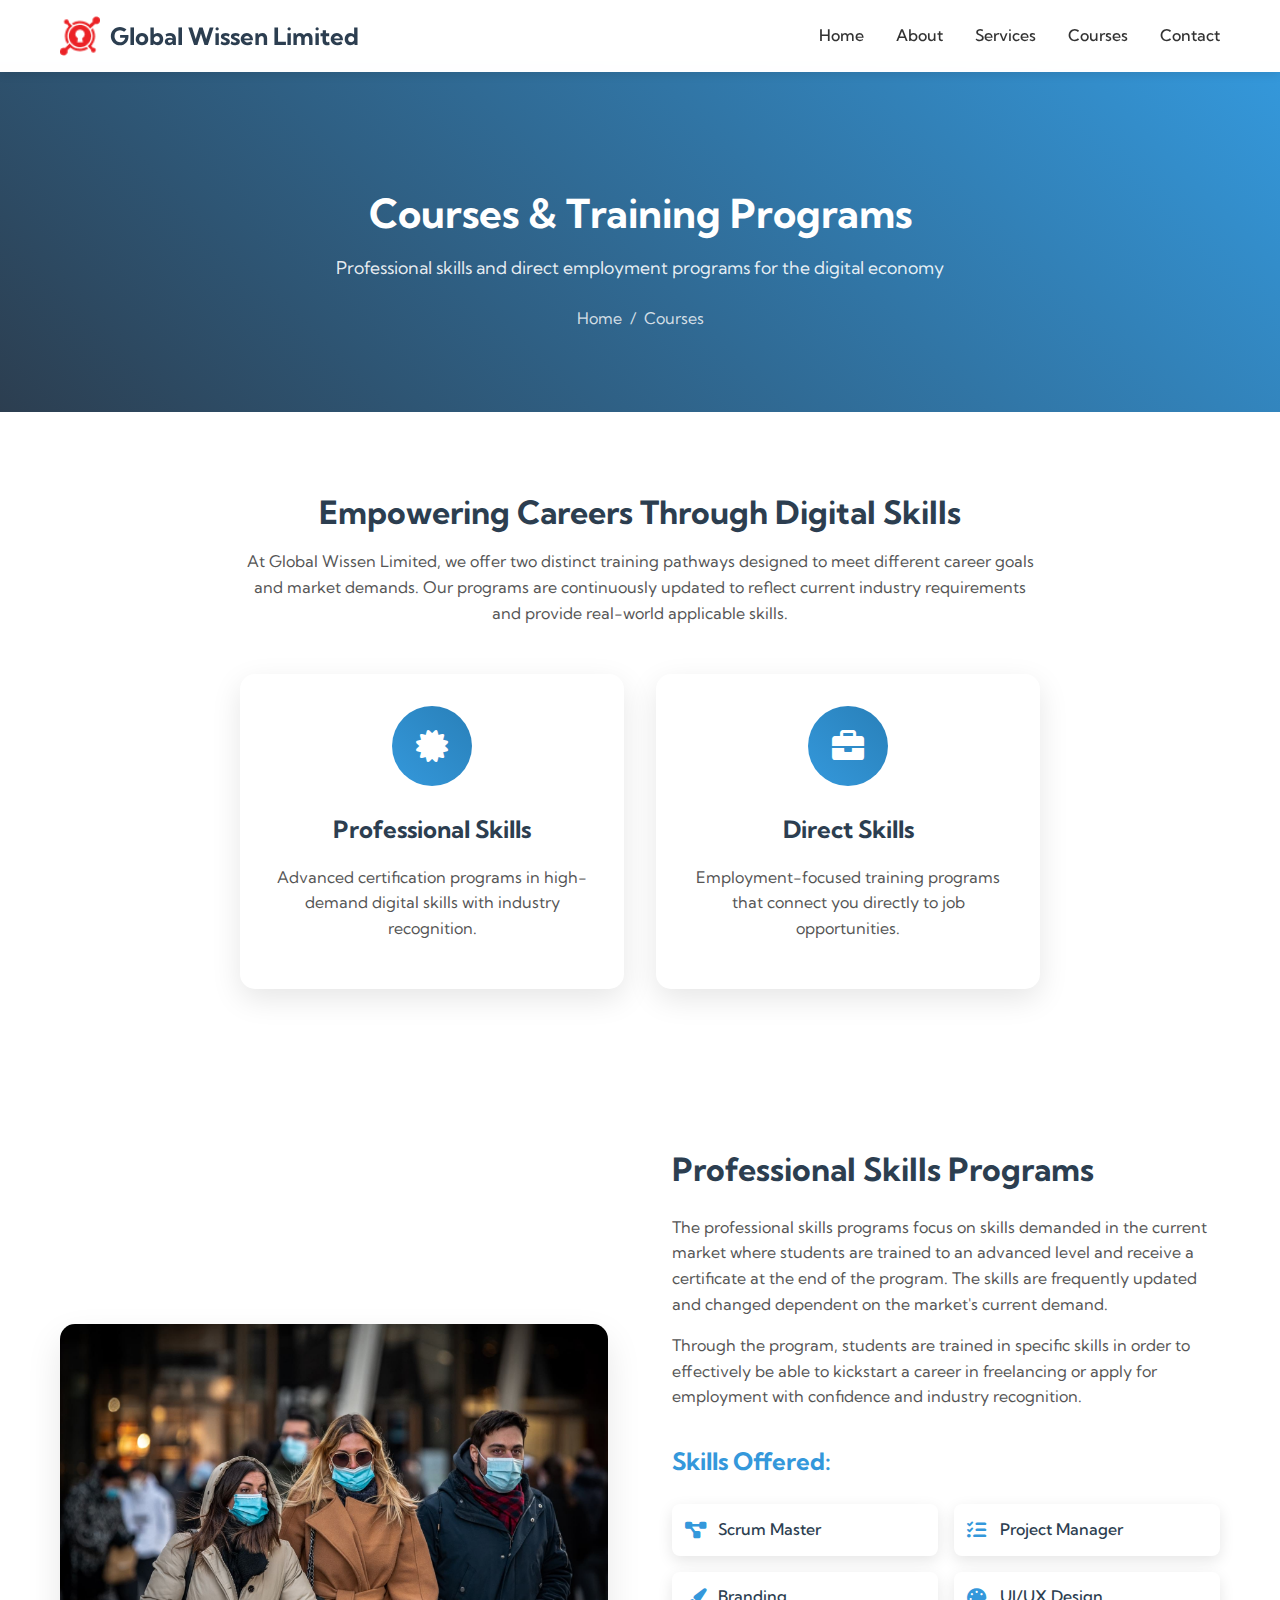
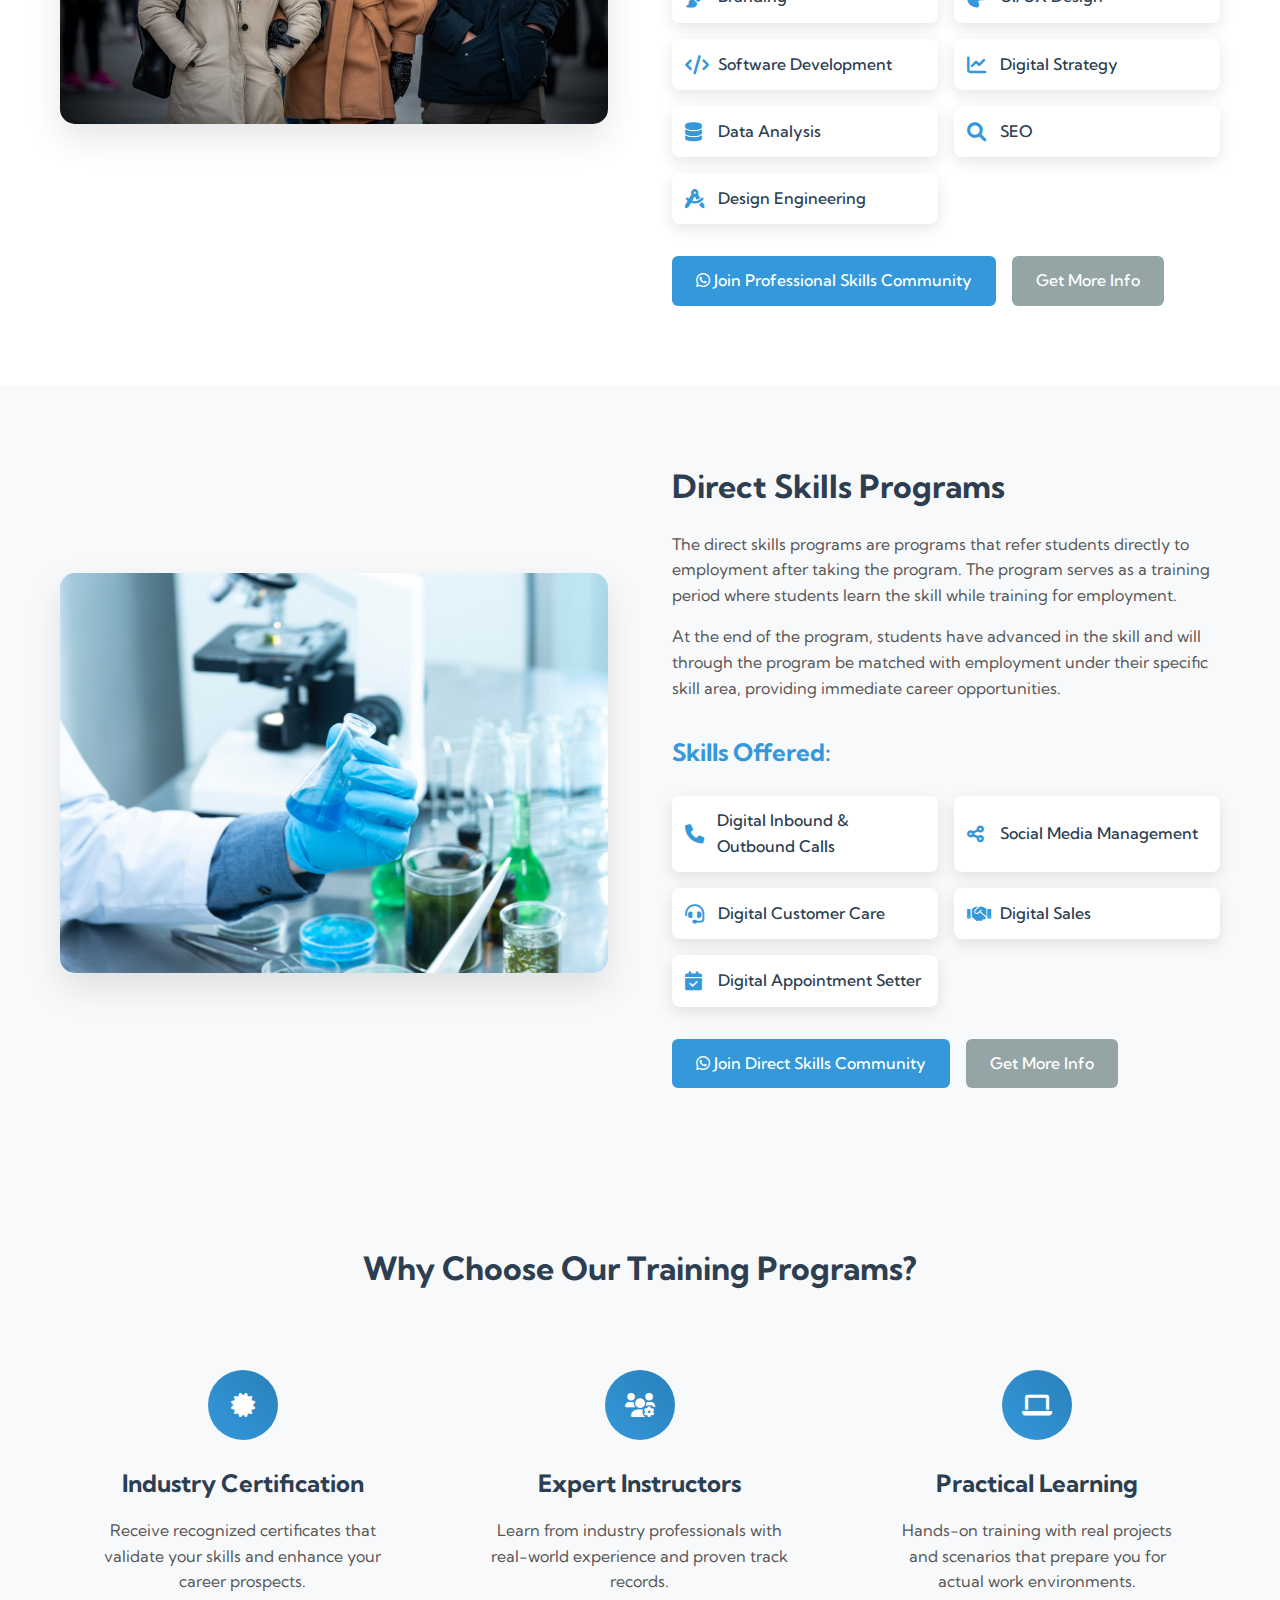
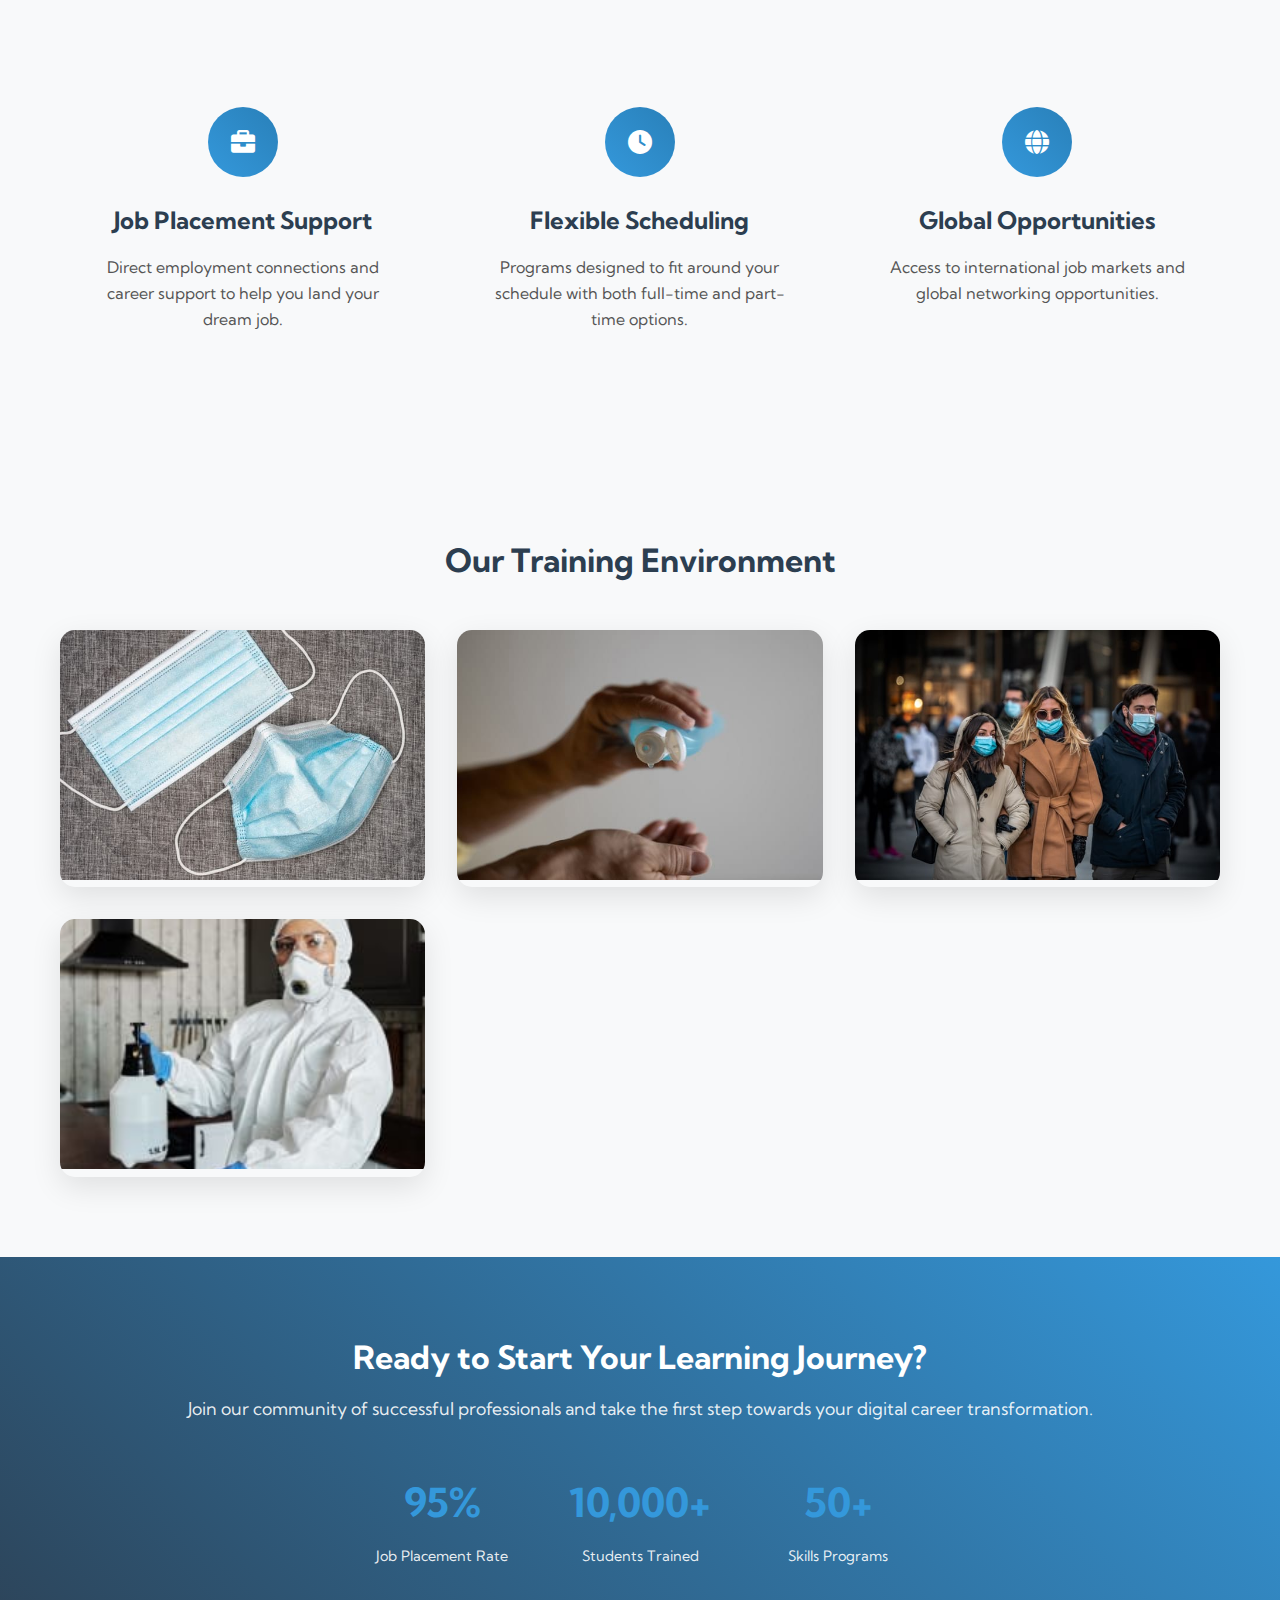
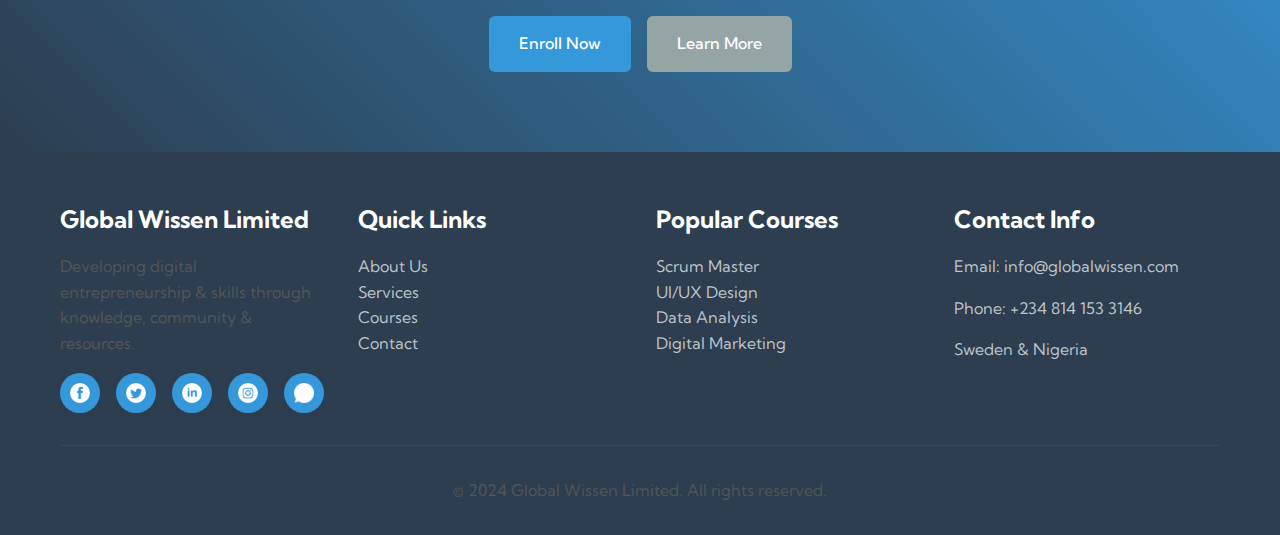
<file: courses.html>
<!DOCTYPE html>
<html lang="en">
<head>
    <meta charset="UTF-8">
    <meta name="viewport" content="width=device-width, initial-scale=1.0">
    <title>Courses & Training | Global Wissen Limited | Digital Entrepreneurship</title>
    <meta name="description" content="Explore Global Wissen Limited's professional skills and direct skills training programs. Get certified in high-demand digital skills.">
    <link rel="icon" type="image/png" href="logo-icon.png">
    
    <!-- Google Fonts -->
    <link href="https://fonts.googleapis.com/css2?family=Kumbh+Sans:wght@300;400;700&display=swap" rel="stylesheet">
    
    <!-- Font Awesome for Icons -->
    <link rel="stylesheet" href="https://cdnjs.cloudflare.com/ajax/libs/font-awesome/6.0.0/css/all.min.css">
    
    <!-- Main Stylesheet -->
    <link rel="stylesheet" href="styles.css">
</head>
<body>
    <!-- Navigation -->
    <nav class="navbar">
        <div class="container">
            <a href="index.html" class="logo">
                <img src="logo-icon.png" alt="Global Wissen Limited">
                Global Wissen Limited
            </a>
            <ul class="nav-menu">
                <li><a href="index.html">Home</a></li>
                <li><a href="about.html">About</a></li>
                <li><a href="services.html">Services</a></li>
                <li><a href="courses.html" class="active">Courses</a></li>
                <li><a href="contact.html">Contact</a></li>
            </ul>
            <div class="menu-toggle">
                <span></span>
                <span></span>
                <span></span>
            </div>
        </div>
    </nav>

    <!-- Hero Banner -->
    <section class="page-banner">
        <div class="container">
            <div class="banner-content">
                <h1>Courses & Training Programs</h1>
                <p>Professional skills and direct employment programs for the digital economy</p>
                <nav class="breadcrumb">
                    <a href="index.html">Home</a>
                    <span>/</span>
                    <span>Courses</span>
                </nav>
            </div>
        </div>
    </section>

    <!-- Courses Overview -->
    <section class="courses-overview">
        <div class="container">
            <div class="overview-content">
                <h2>Empowering Careers Through Digital Skills</h2>
                <p>At Global Wissen Limited, we offer two distinct training pathways designed to meet different career goals and market demands. Our programs are continuously updated to reflect current industry requirements and provide real-world applicable skills.</p>
                
                <div class="program-types">
                    <div class="program-card">
                        <div class="program-icon">
                            <i class="fas fa-certificate"></i>
                        </div>
                        <h3>Professional Skills</h3>
                        <p>Advanced certification programs in high-demand digital skills with industry recognition.</p>
                    </div>
                    <div class="program-card">
                        <div class="program-icon">
                            <i class="fas fa-briefcase"></i>
                        </div>
                        <h3>Direct Skills</h3>
                        <p>Employment-focused training programs that connect you directly to job opportunities.</p>
                    </div>
                </div>
            </div>
        </div>
    </section>

    <!-- Professional Skills Section -->
    <section class="course-detail">
        <div class="container">
            <div class="course-content">
                <div class="course-image">
                    <img src="banner4.jpg" alt="Professional Skills Training">
                </div>
                <div class="course-info">
                    <h2>Professional Skills Programs</h2>
                    <p>The professional skills programs focus on skills demanded in the current market where students are trained to an advanced level and receive a certificate at the end of the program. The skills are frequently updated and changed dependent on the market's current demand.</p>
                    
                    <p>Through the program, students are trained in specific skills in order to effectively be able to kickstart a career in freelancing or apply for employment with confidence and industry recognition.</p>
                    
                    <h3>Skills Offered:</h3>
                    <div class="skills-grid">
                        <div class="skill-item">
                            <i class="fas fa-project-diagram"></i>
                            <span>Scrum Master</span>
                        </div>
                        <div class="skill-item">
                            <i class="fas fa-tasks"></i>
                            <span>Project Manager</span>
                        </div>
                        <div class="skill-item">
                            <i class="fas fa-paint-brush"></i>
                            <span>Branding</span>
                        </div>
                        <div class="skill-item">
                            <i class="fas fa-palette"></i>
                            <span>UI/UX Design</span>
                        </div>
                        <div class="skill-item">
                            <i class="fas fa-code"></i>
                            <span>Software Development</span>
                        </div>
                        <div class="skill-item">
                            <i class="fas fa-chart-line"></i>
                            <span>Digital Strategy</span>
                        </div>
                        <div class="skill-item">
                            <i class="fas fa-database"></i>
                            <span>Data Analysis</span>
                        </div>
                        <div class="skill-item">
                            <i class="fas fa-search"></i>
                            <span>SEO</span>
                        </div>
                        <div class="skill-item">
                            <i class="fas fa-drafting-compass"></i>
                            <span>Design Engineering</span>
                        </div>
                    </div>
                    
                    <div class="course-actions">
                        <a href="https://api.whatsapp.com/send?phone=+46736737306&text=Hello, Global Wissen. I would like to join the Professional Skills Community. My name is_______" target="_blank" class="btn whatsapp-btn">
                            <i class="fab fa-whatsapp"></i> Join Professional Skills Community
                        </a>
                        <a href="contact.html" class="btn btn-secondary">Get More Info</a>
                    </div>
                </div>
            </div>
        </div>
    </section>

    <!-- Direct Skills Section -->
    <section class="course-detail reverse">
        <div class="container">
            <div class="course-content">
                <div class="course-image">
                    <img src="banner6.jpg" alt="Direct Skills Training">
                </div>
                <div class="course-info">
                    <h2>Direct Skills Programs</h2>
                    <p>The direct skills programs are programs that refer students directly to employment after taking the program. The program serves as a training period where students learn the skill while training for employment.</p>
                    
                    <p>At the end of the program, students have advanced in the skill and will through the program be matched with employment under their specific skill area, providing immediate career opportunities.</p>
                    
                    <h3>Skills Offered:</h3>
                    <div class="skills-grid">
                        <div class="skill-item">
                            <i class="fas fa-phone"></i>
                            <span>Digital Inbound & Outbound Calls</span>
                        </div>
                        <div class="skill-item">
                            <i class="fas fa-share-alt"></i>
                            <span>Social Media Management</span>
                        </div>
                        <div class="skill-item">
                            <i class="fas fa-headset"></i>
                            <span>Digital Customer Care</span>
                        </div>
                        <div class="skill-item">
                            <i class="fas fa-handshake"></i>
                            <span>Digital Sales</span>
                        </div>
                        <div class="skill-item">
                            <i class="fas fa-calendar-check"></i>
                            <span>Digital Appointment Setter</span>
                        </div>
                    </div>
                    
                    <div class="course-actions">
                        <a href="https://api.whatsapp.com/send?phone=+46736737306&text=Hello, Global Wissen. I would like to join the Direct Skills Community. My name is_______" target="_blank" class="btn whatsapp-btn">
                            <i class="fab fa-whatsapp"></i> Join Direct Skills Community
                        </a>
                        <a href="contact.html" class="btn btn-secondary">Get More Info</a>
                    </div>
                </div>
            </div>
        </div>
    </section>

    <!-- Course Features -->
    <section class="course-features">
        <div class="container">
            <h2 class="text-center">Why Choose Our Training Programs?</h2>
            <div class="features-grid">
                <div class="feature-item">
                    <div class="feature-icon">
                        <i class="fas fa-certificate"></i>
                    </div>
                    <h3>Industry Certification</h3>
                    <p>Receive recognized certificates that validate your skills and enhance your career prospects.</p>
                </div>
                <div class="feature-item">
                    <div class="feature-icon">
                        <i class="fas fa-users-cog"></i>
                    </div>
                    <h3>Expert Instructors</h3>
                    <p>Learn from industry professionals with real-world experience and proven track records.</p>
                </div>
                <div class="feature-item">
                    <div class="feature-icon">
                        <i class="fas fa-laptop"></i>
                    </div>
                    <h3>Practical Learning</h3>
                    <p>Hands-on training with real projects and scenarios that prepare you for actual work environments.</p>
                </div>
                <div class="feature-item">
                    <div class="feature-icon">
                        <i class="fas fa-briefcase"></i>
                    </div>
                    <h3>Job Placement Support</h3>
                    <p>Direct employment connections and career support to help you land your dream job.</p>
                </div>
                <div class="feature-item">
                    <div class="feature-icon">
                        <i class="fas fa-clock"></i>
                    </div>
                    <h3>Flexible Scheduling</h3>
                    <p>Programs designed to fit around your schedule with both full-time and part-time options.</p>
                </div>
                <div class="feature-item">
                    <div class="feature-icon">
                        <i class="fas fa-globe"></i>
                    </div>
                    <h3>Global Opportunities</h3>
                    <p>Access to international job markets and global networking opportunities.</p>
                </div>
            </div>
        </div>
    </section>

    <!-- Training Gallery -->
    <section class="training-gallery">
        <div class="container">
            <h2 class="text-center">Our Training Environment</h2>
            <div class="gallery-grid">
                <div class="gallery-item">
                    <img src="s1.jpg" alt="Training Session">
                    <div class="gallery-overlay">
                        <h4>Interactive Sessions</h4>
                        <p>Engaging and interactive learning experiences</p>
                    </div>
                </div>
                <div class="gallery-item">
                    <img src="s2.jpg" alt="Group Training">
                    <div class="gallery-overlay">
                        <h4>Collaborative Learning</h4>
                        <p>Team-based projects and peer learning</p>
                    </div>
                </div>
                <div class="gallery-item">
                    <img src="s3.jpg" alt="Digital Skills">
                    <div class="gallery-overlay">
                        <h4>Modern Technology</h4>
                        <p>Latest tools and technologies in training</p>
                    </div>
                </div>
                <div class="gallery-item">
                    <img src="2.jpg" alt="Success Stories">
                    <div class="gallery-overlay">
                        <h4>Success Stories</h4>
                        <p>Celebrating graduate achievements</p>
                    </div>
                </div>
            </div>
        </div>
    </section>

    <!-- Enrollment CTA -->
    <section class="enrollment-cta">
        <div class="container">
            <div class="cta-content">
                <h2>Ready to Start Your Learning Journey?</h2>
                <p>Join our community of successful professionals and take the first step towards your digital career transformation.</p>
                <div class="cta-stats">
                    <div class="stat">
                        <span class="stat-number">95%</span>
                        <span class="stat-label">Job Placement Rate</span>
                    </div>
                    <div class="stat">
                        <span class="stat-number">10,000+</span>
                        <span class="stat-label">Students Trained</span>
                    </div>
                    <div class="stat">
                        <span class="stat-number">50+</span>
                        <span class="stat-label">Skills Programs</span>
                    </div>
                </div>
                <div class="cta-buttons">
                    <a href="contact.html" class="btn">Enroll Now</a>
                    <a href="services.html" class="btn btn-secondary">Learn More</a>
                </div>
            </div>
        </div>
    </section>

    <!-- Footer -->
    <footer>
        <div class="container">
            <div class="footer-content">
                <div class="footer-section">
                    <h3>Global Wissen Limited</h3>
                    <p>Developing digital entrepreneurship & skills through knowledge, community & resources.</p>
                    <div class="social-links">
                        <a href="#" aria-label="Facebook">
                            <img src="facebook.png" alt="Facebook">
                        </a>
                        <a href="#" aria-label="Twitter">
                            <img src="twitter.png" alt="Twitter">
                        </a>
                        <a href="#" aria-label="LinkedIn">
                            <img src="linkedin.png" alt="LinkedIn">
                        </a>
                        <a href="#" aria-label="Instagram">
                            <img src="instagram.png" alt="Instagram">
                        </a>
                        <a href="#" aria-label="WhatsApp">
                            <img src="whatsapp.png" alt="WhatsApp">
                        </a>
                    </div>
                </div>
                <div class="footer-section">
                    <h3>Quick Links</h3>
                    <ul style="list-style: none; padding: 0;">
                        <li><a href="about.html" style="color: #bdc3c7; text-decoration: none;">About Us</a></li>
                        <li><a href="services.html" style="color: #bdc3c7; text-decoration: none;">Services</a></li>
                        <li><a href="courses.html" style="color: #bdc3c7; text-decoration: none;">Courses</a></li>
                        <li><a href="contact.html" style="color: #bdc3c7; text-decoration: none;">Contact</a></li>
                    </ul>
                </div>
                <div class="footer-section">
                    <h3>Popular Courses</h3>
                    <ul style="list-style: none; padding: 0;">
                        <li style="color: #bdc3c7;">Scrum Master</li>
                        <li style="color: #bdc3c7;">UI/UX Design</li>
                        <li style="color: #bdc3c7;">Data Analysis</li>
                        <li style="color: #bdc3c7;">Digital Marketing</li>
                    </ul>
                </div>
                <div class="footer-section">
                    <h3>Contact Info</h3>
                    <p style="color: #bdc3c7;">Email: info@globalwissen.com</p>
                    <p style="color: #bdc3c7;">Phone: +234 814 153 3146</p>
                    <p style="color: #bdc3c7;">Sweden & Nigeria</p>
                </div>
            </div>
            <div class="footer-bottom">
                <p>&copy; 2024 Global Wissen Limited. All rights reserved.</p>
            </div>
        </div>
    </footer>

    <!-- JavaScript -->
    <script>
        // Mobile Menu Toggle
        const menuToggle = document.querySelector('.menu-toggle');
        const navMenu = document.querySelector('.nav-menu');

        menuToggle.addEventListener('click', () => {
            navMenu.classList.toggle('active');
        });

        // Navbar background change on scroll
        window.addEventListener('scroll', () => {
            const navbar = document.querySelector('.navbar');
            if (window.scrollY > 100) {
                navbar.style.background = 'rgba(255, 255, 255, 0.98)';
            } else {
                navbar.style.background = 'rgba(255, 255, 255, 0.95)';
            }
        });
    </script>
</body>
</html>
</file>
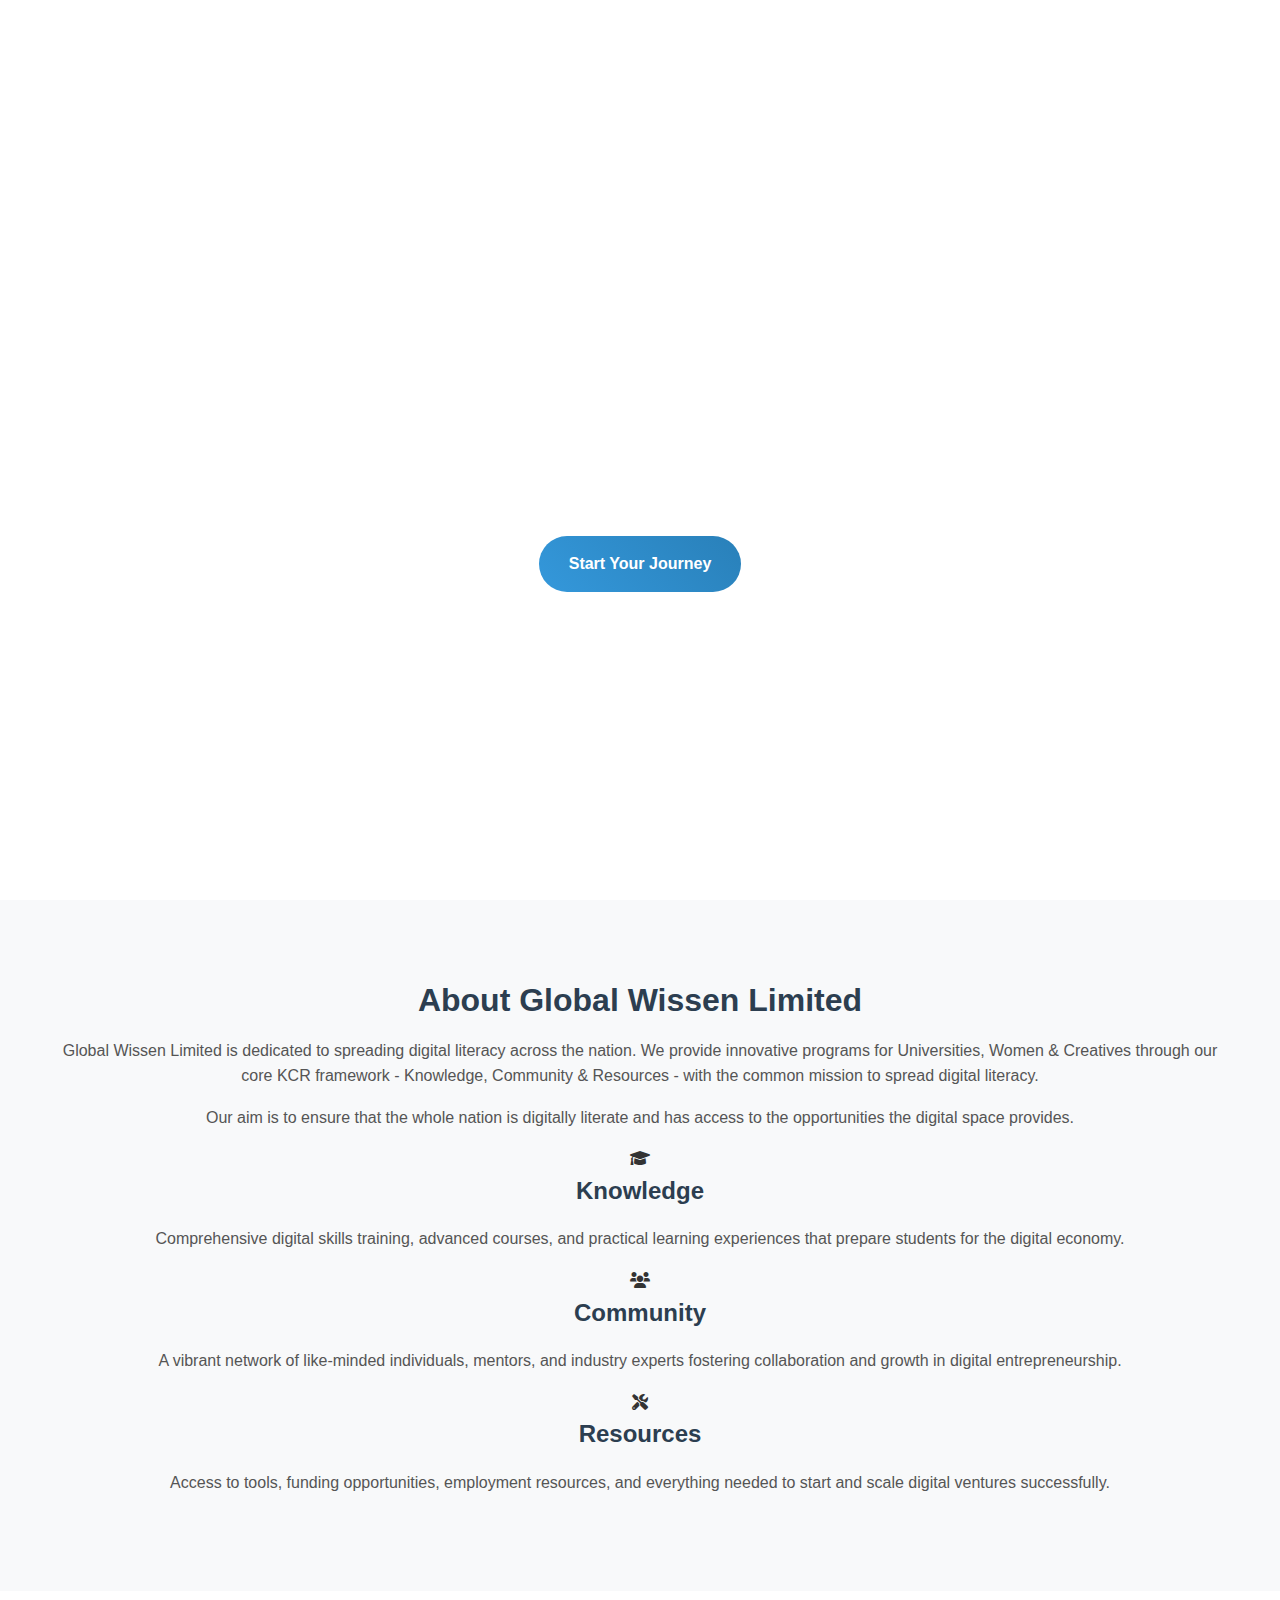
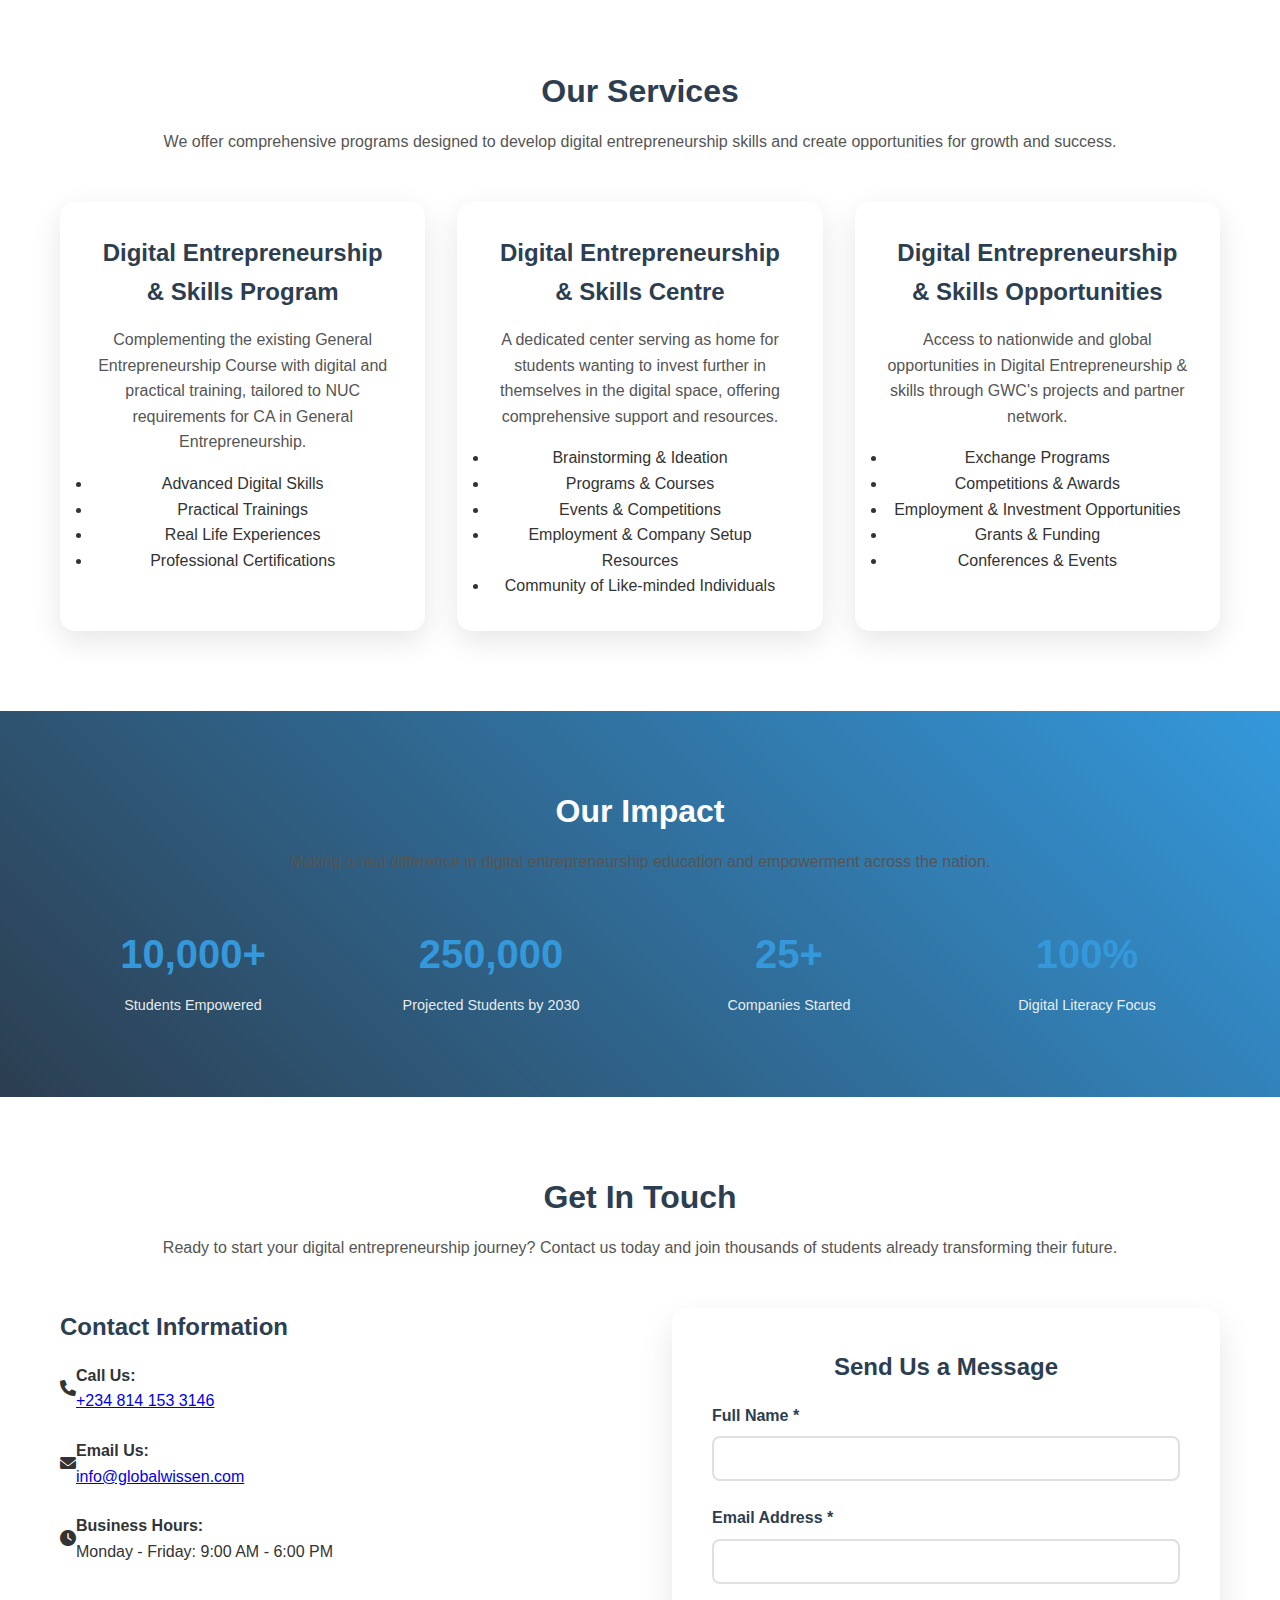
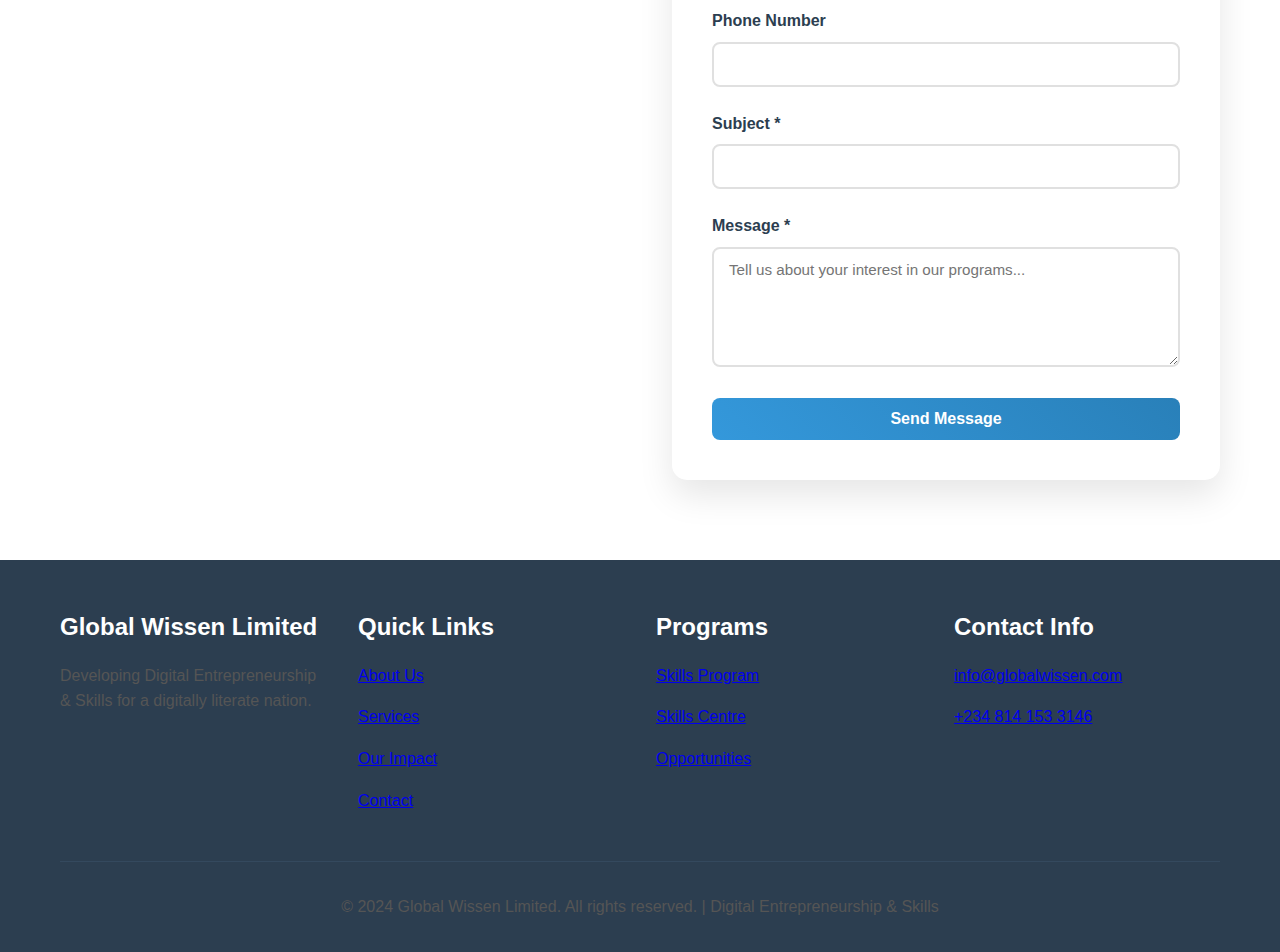
<file: landing.html>
<!DOCTYPE html>
<html lang="en">
<head>
    <meta charset="UTF-8">
    <meta name="viewport" content="width=device-width, initial-scale=1.0">
    <title>Global Wissen Limited | Digital Entrepreneurship & Skills</title>
    <meta name="description" content="Developing Digital Entrepreneurship & Skills. Empowering students with knowledge, community, and resources for digital literacy and entrepreneurship success.">
    <link rel="stylesheet" href="styles.css">
    <link href="https://cdnjs.cloudflare.com/ajax/libs/font-awesome/6.0.0/css/all.min.css" rel="stylesheet">
</head>
<body>
    <!-- Hero Section -->
    <header class="hero">
        <div class="container">
            <h1>Global Wissen Limited</h1>
            <p class="subtitle">Developing Digital Entrepreneurship & Skills</p>
            <p class="mission-text">Empowering the nation with digital literacy through our KCR framework - Knowledge, Community & Resources. Join 10,000+ students already on their digital entrepreneurship journey.</p>
            <a href="#contact" class="cta-button">Start Your Journey</a>
        </div>
    </header>

    <!-- About Section -->
    <section id="about" class="section">
        <div class="container">
            <div class="text-center">
                <h2>About Global Wissen Limited</h2>
                <p>Global Wissen Limited is dedicated to spreading digital literacy across the nation. We provide innovative programs for Universities, Women & Creatives through our core KCR framework - Knowledge, Community & Resources - with the common mission to spread digital literacy.</p>
                <p>Our aim is to ensure that the whole nation is digitally literate and has access to the opportunities the digital space provides.</p>
            </div>
            
            <!-- KCR Framework -->
            <div class="kcr-framework">
                <div class="kcr-item">
                    <div class="icon">
                        <i class="fas fa-graduation-cap"></i>
                    </div>
                    <h3>Knowledge</h3>
                    <p>Comprehensive digital skills training, advanced courses, and practical learning experiences that prepare students for the digital economy.</p>
                </div>
                <div class="kcr-item">
                    <div class="icon">
                        <i class="fas fa-users"></i>
                    </div>
                    <h3>Community</h3>
                    <p>A vibrant network of like-minded individuals, mentors, and industry experts fostering collaboration and growth in digital entrepreneurship.</p>
                </div>
                <div class="kcr-item">
                    <div class="icon">
                        <i class="fas fa-tools"></i>
                    </div>
                    <h3>Resources</h3>
                    <p>Access to tools, funding opportunities, employment resources, and everything needed to start and scale digital ventures successfully.</p>
                </div>
            </div>
        </div>
    </section>

    <!-- Services Section -->
    <section id="services" class="section">
        <div class="container">
            <div class="text-center">
                <h2>Our Services</h2>
                <p>We offer comprehensive programs designed to develop digital entrepreneurship skills and create opportunities for growth and success.</p>
            </div>
            
            <div class="services-grid">
                <div class="service-card">
                    <h3>Digital Entrepreneurship & Skills Program</h3>
                    <p>Complementing the existing General Entrepreneurship Course with digital and practical training, tailored to NUC requirements for CA in General Entrepreneurship.</p>
                    <ul>
                        <li>Advanced Digital Skills</li>
                        <li>Practical Trainings</li>
                        <li>Real Life Experiences</li>
                        <li>Professional Certifications</li>
                    </ul>
                </div>
                
                <div class="service-card">
                    <h3>Digital Entrepreneurship & Skills Centre</h3>
                    <p>A dedicated center serving as home for students wanting to invest further in themselves in the digital space, offering comprehensive support and resources.</p>
                    <ul>
                        <li>Brainstorming & Ideation</li>
                        <li>Programs & Courses</li>
                        <li>Events & Competitions</li>
                        <li>Employment & Company Setup Resources</li>
                        <li>Community of Like-minded Individuals</li>
                    </ul>
                </div>
                
                <div class="service-card">
                    <h3>Digital Entrepreneurship & Skills Opportunities</h3>
                    <p>Access to nationwide and global opportunities in Digital Entrepreneurship & skills through GWC's projects and partner network.</p>
                    <ul>
                        <li>Exchange Programs</li>
                        <li>Competitions & Awards</li>
                        <li>Employment & Investment Opportunities</li>
                        <li>Grants & Funding</li>
                        <li>Conferences & Events</li>
                    </ul>
                </div>
            </div>
        </div>
    </section>

    <!-- Statistics Section -->
    <section id="stats" class="section">
        <div class="container">
            <div class="text-center">
                <h2>Our Impact</h2>
                <p>Making a real difference in digital entrepreneurship education and empowerment across the nation.</p>
            </div>
            
            <div class="stats-grid">
                <div class="stat-item">
                    <span class="stat-number">10,000+</span>
                    <div class="stat-label">Students Empowered</div>
                </div>
                <div class="stat-item">
                    <span class="stat-number">250,000</span>
                    <div class="stat-label">Projected Students by 2030</div>
                </div>
                <div class="stat-item">
                    <span class="stat-number">25+</span>
                    <div class="stat-label">Companies Started</div>
                </div>
                <div class="stat-item">
                    <span class="stat-number">100%</span>
                    <div class="stat-label">Digital Literacy Focus</div>
                </div>
            </div>
        </div>
    </section>

    <!-- Contact Section -->
    <section id="contact" class="section">
        <div class="container">
            <div class="text-center">
                <h2>Get In Touch</h2>
                <p>Ready to start your digital entrepreneurship journey? Contact us today and join thousands of students already transforming their future.</p>
            </div>
            
            <div class="contact-content">
                <div class="contact-info">
                    <h3>Contact Information</h3>
                    <div class="contact-item">
                        <div class="icon">
                            <i class="fas fa-phone"></i>
                        </div>
                        <div>
                            <strong>Call Us:</strong><br>
                            <a href="tel:+2348141533146">+234 814 153 3146</a>
                        </div>
                    </div>
                    <div class="contact-item">
                        <div class="icon">
                            <i class="fas fa-envelope"></i>
                        </div>
                        <div>
                            <strong>Email Us:</strong><br>
                            <a href="mailto:info@globalwissen.com">info@globalwissen.com</a>
                        </div>
                    </div>
                    <div class="contact-item">
                        <div class="icon">
                            <i class="fas fa-clock"></i>
                        </div>
                        <div>
                            <strong>Business Hours:</strong><br>
                            Monday - Friday: 9:00 AM - 6:00 PM
                        </div>
                    </div>
                </div>
                
                <div class="contact-form">
                    <h3>Send Us a Message</h3>
                    <form action="#" method="POST">
                        <div class="form-group">
                            <label for="name">Full Name *</label>
                            <input type="text" id="name" name="name" required>
                        </div>
                        <div class="form-group">
                            <label for="email">Email Address *</label>
                            <input type="email" id="email" name="email" required>
                        </div>
                        <div class="form-group">
                            <label for="phone">Phone Number</label>
                            <input type="tel" id="phone" name="phone">
                        </div>
                        <div class="form-group">
                            <label for="subject">Subject *</label>
                            <input type="text" id="subject" name="subject" required>
                        </div>
                        <div class="form-group">
                            <label for="message">Message *</label>
                            <textarea id="message" name="message" required placeholder="Tell us about your interest in our programs..."></textarea>
                        </div>
                        <button type="submit" class="submit-btn">Send Message</button>
                    </form>
                </div>
            </div>
        </div>
    </section>

    <!-- Footer -->
    <footer>
        <div class="container">
            <div class="footer-content">
                <div class="footer-section">
                    <h3>Global Wissen Limited</h3>
                    <p>Developing Digital Entrepreneurship & Skills for a digitally literate nation.</p>
                </div>
                <div class="footer-section">
                    <h3>Quick Links</h3>
                    <p><a href="#about">About Us</a></p>
                    <p><a href="#services">Services</a></p>
                    <p><a href="#stats">Our Impact</a></p>
                    <p><a href="#contact">Contact</a></p>
                </div>
                <div class="footer-section">
                    <h3>Programs</h3>
                    <p><a href="#services">Skills Program</a></p>
                    <p><a href="#services">Skills Centre</a></p>
                    <p><a href="#services">Opportunities</a></p>
                </div>
                <div class="footer-section">
                    <h3>Contact Info</h3>
                    <p><a href="mailto:info@globalwissen.com">info@globalwissen.com</a></p>
                    <p><a href="tel:+2348141533146">+234 814 153 3146</a></p>
                </div>
            </div>
            <div class="footer-bottom">
                <p>&copy; 2024 Global Wissen Limited. All rights reserved. | Digital Entrepreneurship & Skills</p>
            </div>
        </div>
    </footer>

    <script>
        // Smooth scrolling for navigation links
        document.querySelectorAll('a[href^="#"]').forEach(anchor => {
            anchor.addEventListener('click', function (e) {
                e.preventDefault();
                const target = document.querySelector(this.getAttribute('href'));
                if (target) {
                    target.scrollIntoView({
                        behavior: 'smooth',
                        block: 'start'
                    });
                }
            });
        });

        // Simple form submission handling
        document.querySelector('.contact-form form').addEventListener('submit', function(e) {
            e.preventDefault();
            alert('Thank you for your message! We will get back to you soon.');
            this.reset();
        });
    </script>
</body>
</html>
</file>
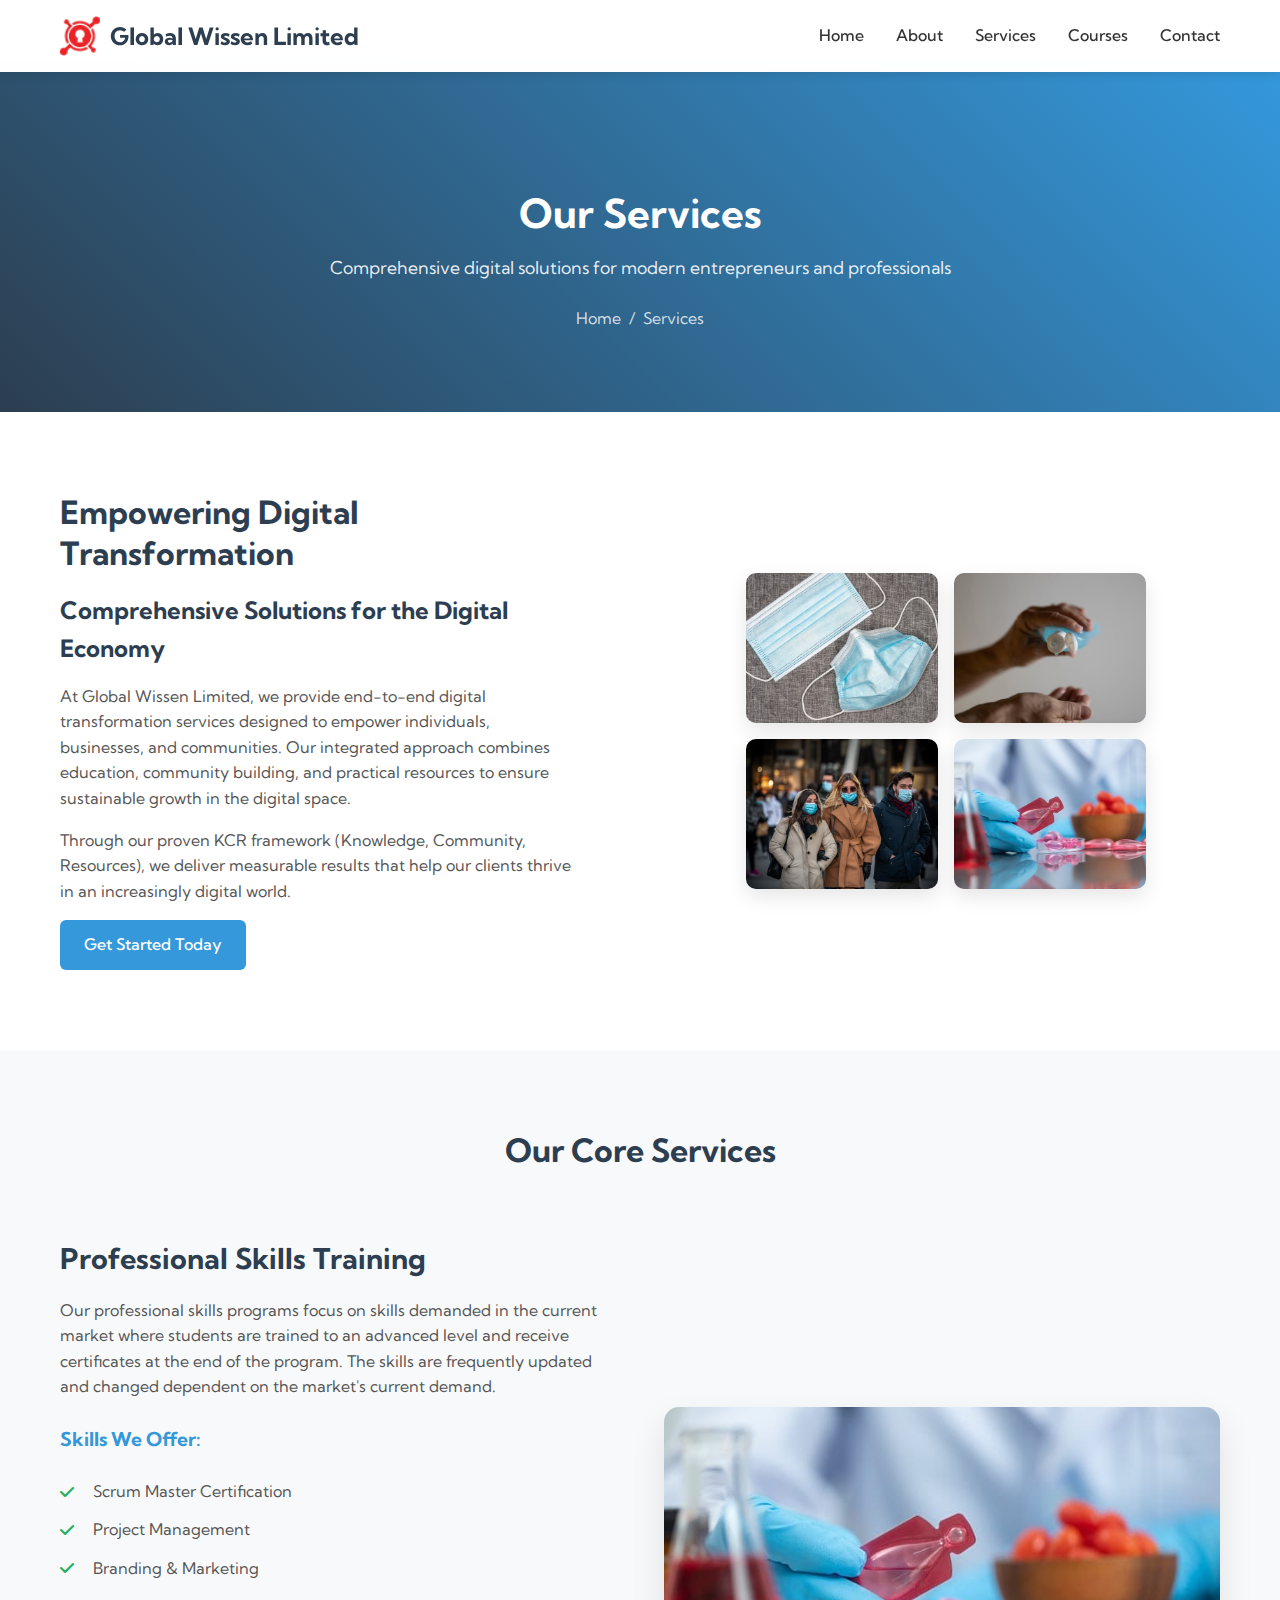
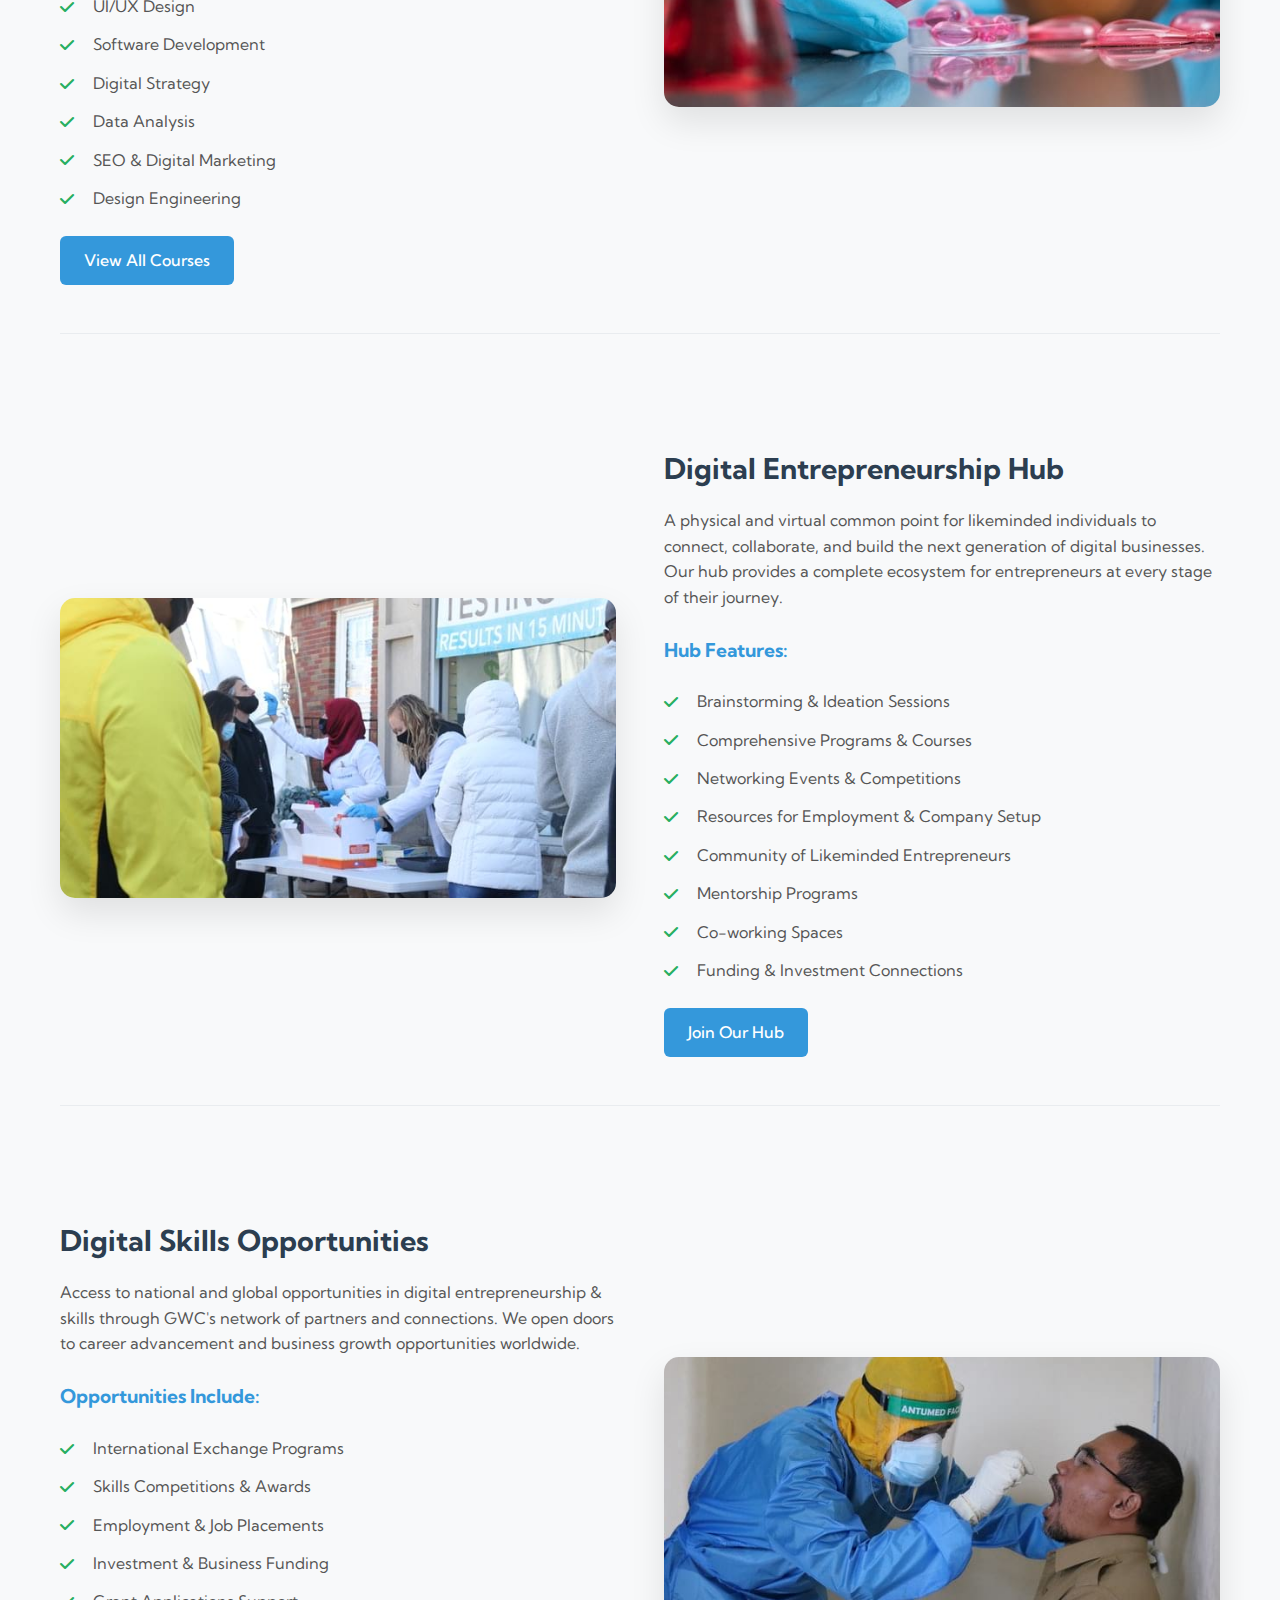
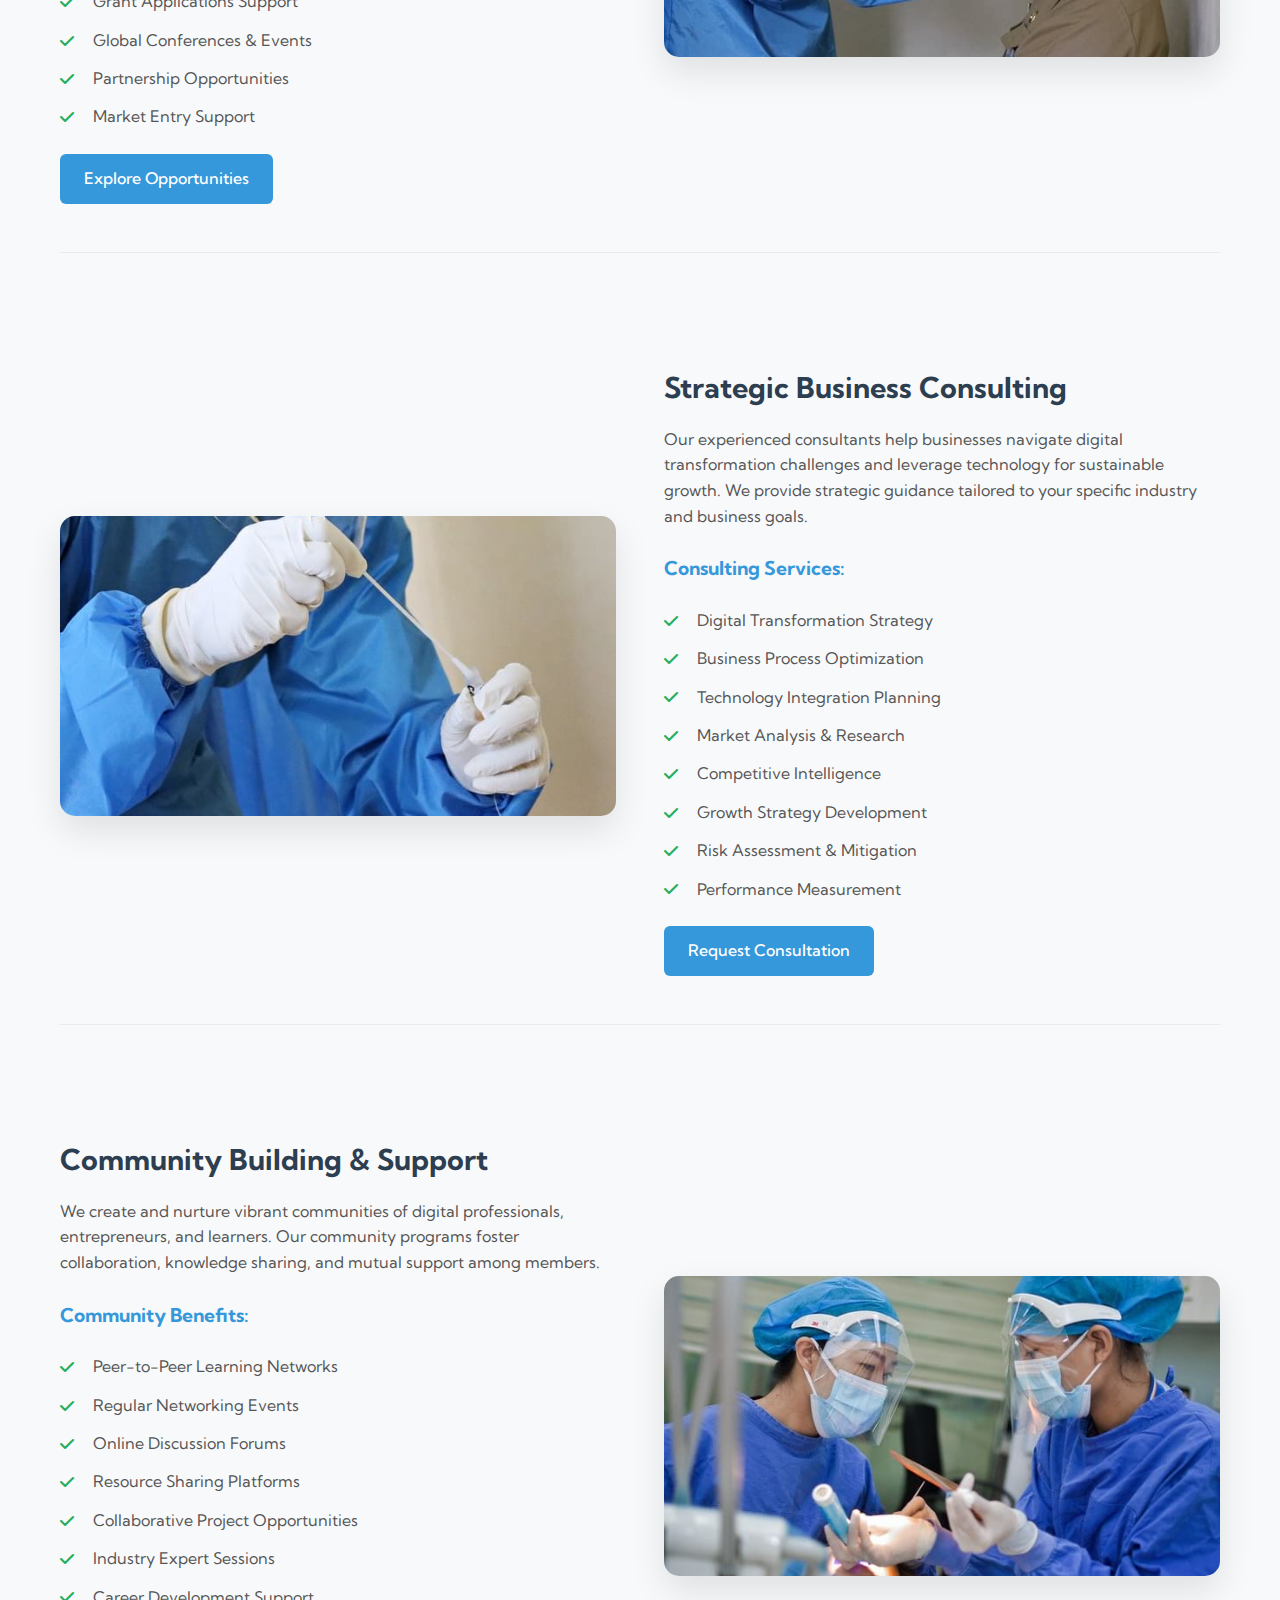
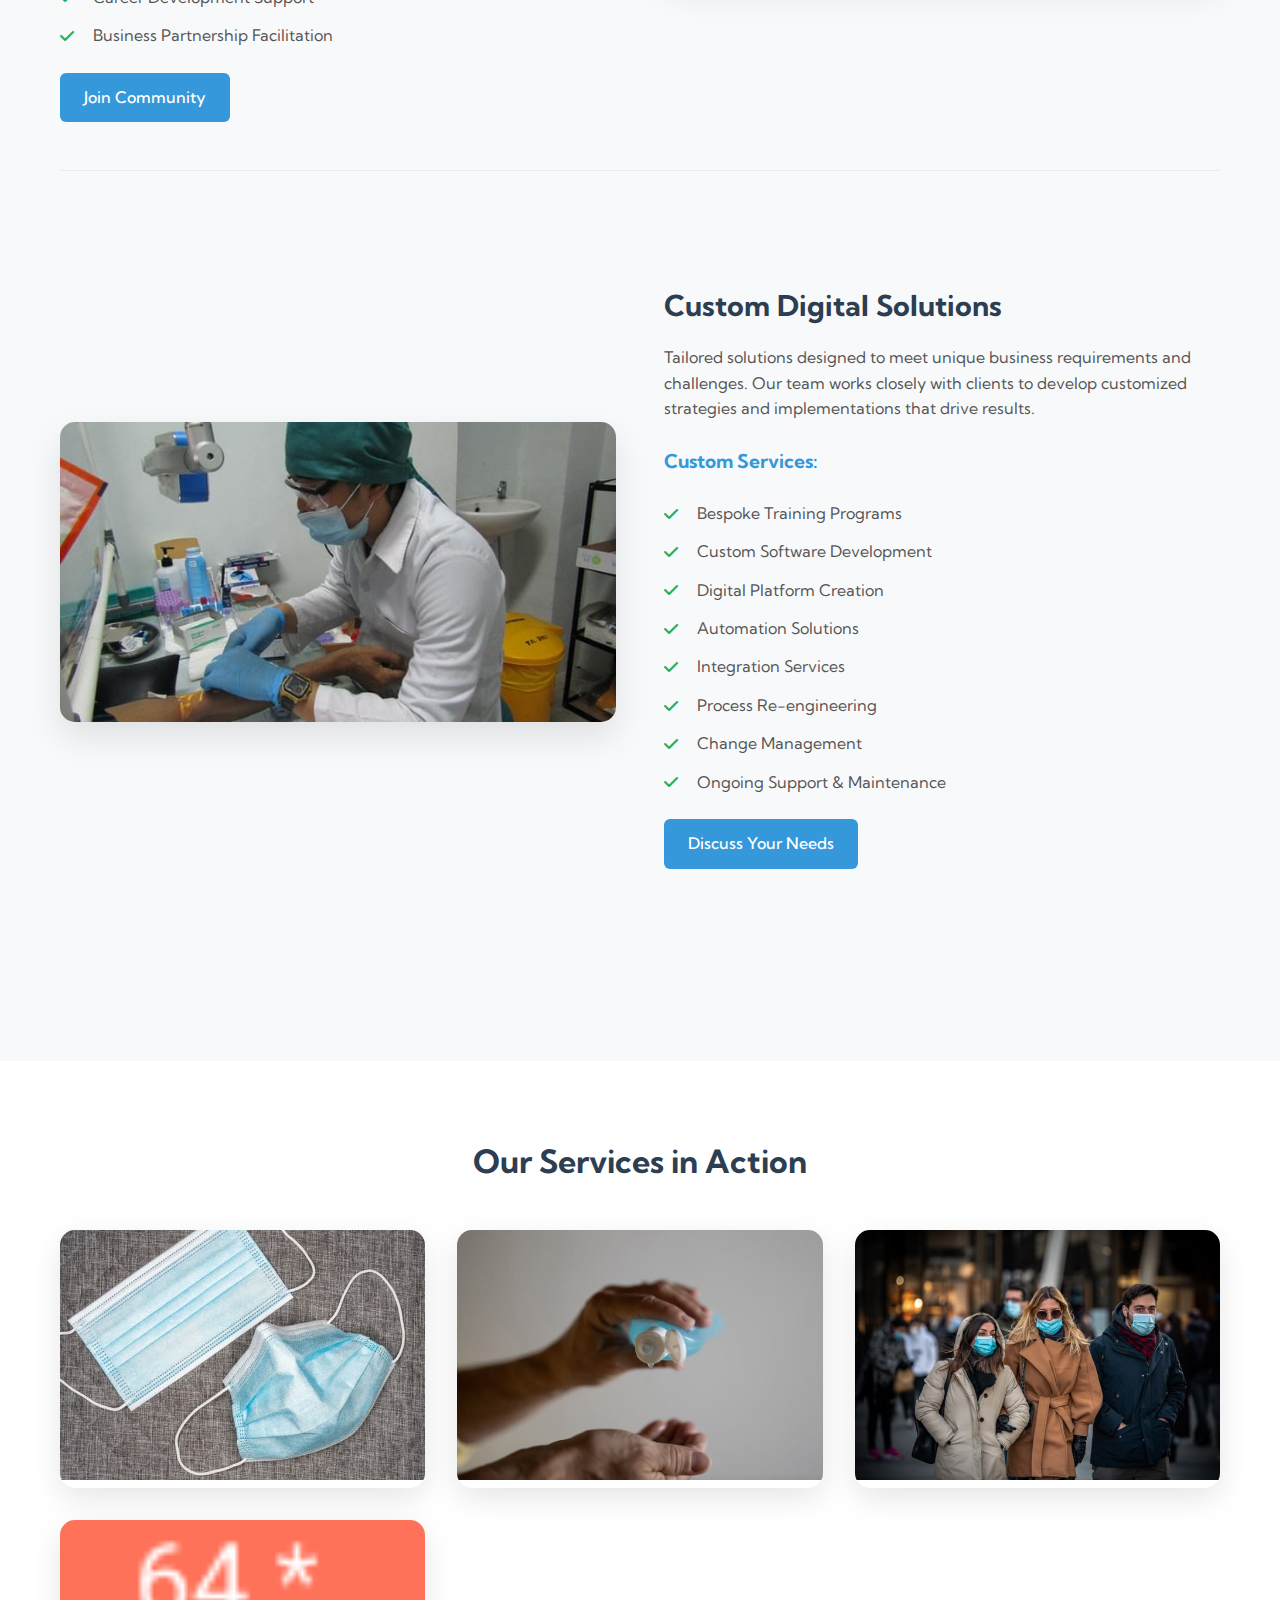
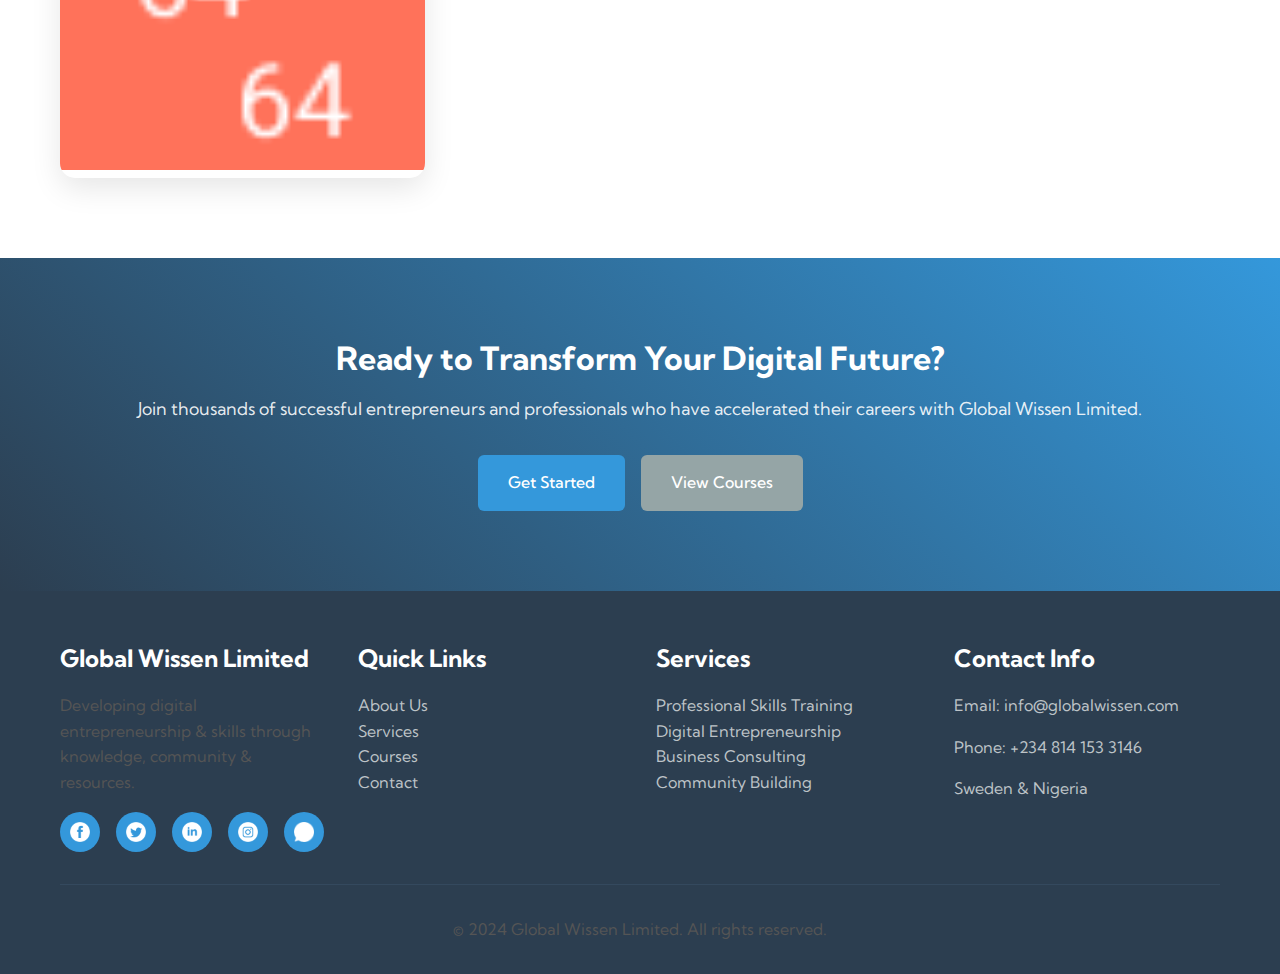
<file: services.html>
<!DOCTYPE html>
<html lang="en">
<head>
    <meta charset="UTF-8">
    <meta name="viewport" content="width=device-width, initial-scale=1.0">
    <title>Services | Global Wissen Limited | Digital Entrepreneurship</title>
    <meta name="description" content="Explore Global Wissen Limited's comprehensive services including professional skills training, digital entrepreneurship, business consulting and community building.">
    <link rel="icon" type="image/png" href="logo-icon.png">
    
    <!-- Google Fonts -->
    <link href="https://fonts.googleapis.com/css2?family=Kumbh+Sans:wght@300;400;700&display=swap" rel="stylesheet">
    
    <!-- Font Awesome for Icons -->
    <link rel="stylesheet" href="https://cdnjs.cloudflare.com/ajax/libs/font-awesome/6.0.0/css/all.min.css">
    
    <!-- Main Stylesheet -->
    <link rel="stylesheet" href="styles.css">
</head>
<body>
    <!-- Navigation -->
    <nav class="navbar">
        <div class="container">
            <a href="index.html" class="logo">
                <img src="logo-icon.png" alt="Global Wissen Limited">
                Global Wissen Limited
            </a>
            <ul class="nav-menu">
                <li><a href="index.html">Home</a></li>
                <li><a href="about.html">About</a></li>
                <li><a href="services.html" class="active">Services</a></li>
                <li><a href="courses.html">Courses</a></li>
                <li><a href="contact.html">Contact</a></li>
            </ul>
            <div class="menu-toggle">
                <span></span>
                <span></span>
                <span></span>
            </div>
        </div>
    </nav>

    <!-- Hero Banner -->
    <section class="page-banner">
        <div class="container">
            <div class="banner-content">
                <h1>Our Services</h1>
                <p>Comprehensive digital solutions for modern entrepreneurs and professionals</p>
                <nav class="breadcrumb">
                    <a href="index.html">Home</a>
                    <span>/</span>
                    <span>Services</span>
                </nav>
            </div>
        </div>
    </section>

    <!-- Main Services Section -->
    <section class="services-main">
        <div class="container">
            <div class="services-intro">
                <div class="intro-text">
                    <h2>Empowering Digital Transformation</h2>
                    <h3>Comprehensive Solutions for the Digital Economy</h3>
                    <p>At Global Wissen Limited, we provide end-to-end digital transformation services designed to empower individuals, businesses, and communities. Our integrated approach combines education, community building, and practical resources to ensure sustainable growth in the digital space.</p>
                    
                    <p>Through our proven KCR framework (Knowledge, Community, Resources), we deliver measurable results that help our clients thrive in an increasingly digital world.</p>
                    
                    <a href="contact.html" class="btn">Get Started Today</a>
                </div>
                <div class="intro-images">
                    <div class="service-image-grid">
                        <img src="s1.jpg" alt="Digital Training Services" class="service-grid-img">
                        <img src="s2.jpg" alt="Business Consulting Services" class="service-grid-img">
                        <img src="s3.jpg" alt="Community Building Services" class="service-grid-img">
                        <img src="b1.jpg" alt="Professional Skills Training" class="service-grid-img">
                    </div>
                </div>
            </div>
        </div>
    </section>

    <!-- Detailed Services Section -->
    <section class="detailed-services">
        <div class="container">
            <h2 class="text-center">Our Core Services</h2>
            
            <!-- Professional Skills Training -->
            <div class="service-detail">
                <div class="service-content">
                    <div class="service-info">
                        <h3>Professional Skills Training</h3>
                        <p>Our professional skills programs focus on skills demanded in the current market where students are trained to an advanced level and receive certificates at the end of the program. The skills are frequently updated and changed dependent on the market's current demand.</p>
                        
                        <h4>Skills We Offer:</h4>
                        <ul class="skills-list">
                            <li><i class="fas fa-check"></i> Scrum Master Certification</li>
                            <li><i class="fas fa-check"></i> Project Management</li>
                            <li><i class="fas fa-check"></i> Branding & Marketing</li>
                            <li><i class="fas fa-check"></i> UI/UX Design</li>
                            <li><i class="fas fa-check"></i> Software Development</li>
                            <li><i class="fas fa-check"></i> Digital Strategy</li>
                            <li><i class="fas fa-check"></i> Data Analysis</li>
                            <li><i class="fas fa-check"></i> SEO & Digital Marketing</li>
                            <li><i class="fas fa-check"></i> Design Engineering</li>
                        </ul>
                        
                        <a href="courses.html" class="btn">View All Courses</a>
                    </div>
                    <div class="service-image">
                        <img src="b1.jpg" alt="Professional Skills Training">
                    </div>
                </div>
            </div>

            <!-- Digital Entrepreneurship Hub -->
            <div class="service-detail reverse">
                <div class="service-content">
                    <div class="service-info">
                        <h3>Digital Entrepreneurship Hub</h3>
                        <p>A physical and virtual common point for likeminded individuals to connect, collaborate, and build the next generation of digital businesses. Our hub provides a complete ecosystem for entrepreneurs at every stage of their journey.</p>
                        
                        <h4>Hub Features:</h4>
                        <ul class="skills-list">
                            <li><i class="fas fa-check"></i> Brainstorming & Ideation Sessions</li>
                            <li><i class="fas fa-check"></i> Comprehensive Programs & Courses</li>
                            <li><i class="fas fa-check"></i> Networking Events & Competitions</li>
                            <li><i class="fas fa-check"></i> Resources for Employment & Company Setup</li>
                            <li><i class="fas fa-check"></i> Community of Likeminded Entrepreneurs</li>
                            <li><i class="fas fa-check"></i> Mentorship Programs</li>
                            <li><i class="fas fa-check"></i> Co-working Spaces</li>
                            <li><i class="fas fa-check"></i> Funding & Investment Connections</li>
                        </ul>
                        
                        <a href="contact.html" class="btn">Join Our Hub</a>
                    </div>
                    <div class="service-image">
                        <img src="b2.jpg" alt="Digital Entrepreneurship Hub">
                    </div>
                </div>
            </div>

            <!-- Digital Skills Opportunities -->
            <div class="service-detail">
                <div class="service-content">
                    <div class="service-info">
                        <h3>Digital Skills Opportunities</h3>
                        <p>Access to national and global opportunities in digital entrepreneurship & skills through GWC's network of partners and connections. We open doors to career advancement and business growth opportunities worldwide.</p>
                        
                        <h4>Opportunities Include:</h4>
                        <ul class="skills-list">
                            <li><i class="fas fa-check"></i> International Exchange Programs</li>
                            <li><i class="fas fa-check"></i> Skills Competitions & Awards</li>
                            <li><i class="fas fa-check"></i> Employment & Job Placements</li>
                            <li><i class="fas fa-check"></i> Investment & Business Funding</li>
                            <li><i class="fas fa-check"></i> Grant Applications Support</li>
                            <li><i class="fas fa-check"></i> Global Conferences & Events</li>
                            <li><i class="fas fa-check"></i> Partnership Opportunities</li>
                            <li><i class="fas fa-check"></i> Market Entry Support</li>
                        </ul>
                        
                        <a href="contact.html" class="btn">Explore Opportunities</a>
                    </div>
                    <div class="service-image">
                        <img src="b3.jpg" alt="Digital Skills Opportunities">
                    </div>
                </div>
            </div>

            <!-- Business Consulting -->
            <div class="service-detail reverse">
                <div class="service-content">
                    <div class="service-info">
                        <h3>Strategic Business Consulting</h3>
                        <p>Our experienced consultants help businesses navigate digital transformation challenges and leverage technology for sustainable growth. We provide strategic guidance tailored to your specific industry and business goals.</p>
                        
                        <h4>Consulting Services:</h4>
                        <ul class="skills-list">
                            <li><i class="fas fa-check"></i> Digital Transformation Strategy</li>
                            <li><i class="fas fa-check"></i> Business Process Optimization</li>
                            <li><i class="fas fa-check"></i> Technology Integration Planning</li>
                            <li><i class="fas fa-check"></i> Market Analysis & Research</li>
                            <li><i class="fas fa-check"></i> Competitive Intelligence</li>
                            <li><i class="fas fa-check"></i> Growth Strategy Development</li>
                            <li><i class="fas fa-check"></i> Risk Assessment & Mitigation</li>
                            <li><i class="fas fa-check"></i> Performance Measurement</li>
                        </ul>
                        
                        <a href="contact.html" class="btn">Request Consultation</a>
                    </div>
                    <div class="service-image">
                        <img src="b4.jpg" alt="Strategic Business Consulting">
                    </div>
                </div>
            </div>

            <!-- Community Building -->
            <div class="service-detail">
                <div class="service-content">
                    <div class="service-info">
                        <h3>Community Building & Support</h3>
                        <p>We create and nurture vibrant communities of digital professionals, entrepreneurs, and learners. Our community programs foster collaboration, knowledge sharing, and mutual support among members.</p>
                        
                        <h4>Community Benefits:</h4>
                        <ul class="skills-list">
                            <li><i class="fas fa-check"></i> Peer-to-Peer Learning Networks</li>
                            <li><i class="fas fa-check"></i> Regular Networking Events</li>
                            <li><i class="fas fa-check"></i> Online Discussion Forums</li>
                            <li><i class="fas fa-check"></i> Resource Sharing Platforms</li>
                            <li><i class="fas fa-check"></i> Collaborative Project Opportunities</li>
                            <li><i class="fas fa-check"></i> Industry Expert Sessions</li>
                            <li><i class="fas fa-check"></i> Career Development Support</li>
                            <li><i class="fas fa-check"></i> Business Partnership Facilitation</li>
                        </ul>
                        
                        <a href="contact.html" class="btn">Join Community</a>
                    </div>
                    <div class="service-image">
                        <img src="b5.jpg" alt="Community Building & Support">
                    </div>
                </div>
            </div>

            <!-- Custom Solutions -->
            <div class="service-detail reverse">
                <div class="service-content">
                    <div class="service-info">
                        <h3>Custom Digital Solutions</h3>
                        <p>Tailored solutions designed to meet unique business requirements and challenges. Our team works closely with clients to develop customized strategies and implementations that drive results.</p>
                        
                        <h4>Custom Services:</h4>
                        <ul class="skills-list">
                            <li><i class="fas fa-check"></i> Bespoke Training Programs</li>
                            <li><i class="fas fa-check"></i> Custom Software Development</li>
                            <li><i class="fas fa-check"></i> Digital Platform Creation</li>
                            <li><i class="fas fa-check"></i> Automation Solutions</li>
                            <li><i class="fas fa-check"></i> Integration Services</li>
                            <li><i class="fas fa-check"></i> Process Re-engineering</li>
                            <li><i class="fas fa-check"></i> Change Management</li>
                            <li><i class="fas fa-check"></i> Ongoing Support & Maintenance</li>
                        </ul>
                        
                        <a href="contact.html" class="btn">Discuss Your Needs</a>
                    </div>
                    <div class="service-image">
                        <img src="b6.jpg" alt="Custom Digital Solutions">
                    </div>
                </div>
            </div>
        </div>
    </section>

    <!-- Service Gallery -->
    <section class="service-gallery">
        <div class="container">
            <h2 class="text-center">Our Services in Action</h2>
            <div class="gallery-grid">
                <div class="gallery-item">
                    <img src="s1.jpg" alt="Training Session">
                    <div class="gallery-overlay">
                        <h4>Training Sessions</h4>
                        <p>Interactive professional skills development</p>
                    </div>
                </div>
                <div class="gallery-item">
                    <img src="s2.jpg" alt="Business Meeting">
                    <div class="gallery-overlay">
                        <h4>Business Consulting</h4>
                        <p>Strategic planning and consultation</p>
                    </div>
                </div>
                <div class="gallery-item">
                    <img src="s3.jpg" alt="Community Event">
                    <div class="gallery-overlay">
                        <h4>Community Events</h4>
                        <p>Networking and collaboration</p>
                    </div>
                </div>
                <div class="gallery-item">
                    <img src="media-img.png" alt="Digital Innovation">
                    <div class="gallery-overlay">
                        <h4>Digital Innovation</h4>
                        <p>Cutting-edge technology solutions</p>
                    </div>
                </div>
            </div>
        </div>
    </section>

    <!-- Call to Action -->
    <section class="cta-section">
        <div class="container">
            <div class="cta-content">
                <h2>Ready to Transform Your Digital Future?</h2>
                <p>Join thousands of successful entrepreneurs and professionals who have accelerated their careers with Global Wissen Limited.</p>
                <div class="cta-buttons">
                    <a href="contact.html" class="btn">Get Started</a>
                    <a href="courses.html" class="btn btn-secondary">View Courses</a>
                </div>
            </div>
        </div>
    </section>

    <!-- Footer -->
    <footer>
        <div class="container">
            <div class="footer-content">
                <div class="footer-section">
                    <h3>Global Wissen Limited</h3>
                    <p>Developing digital entrepreneurship & skills through knowledge, community & resources.</p>
                    <div class="social-links">
                        <a href="#" aria-label="Facebook">
                            <img src="facebook.png" alt="Facebook">
                        </a>
                        <a href="#" aria-label="Twitter">
                            <img src="twitter.png" alt="Twitter">
                        </a>
                        <a href="#" aria-label="LinkedIn">
                            <img src="linkedin.png" alt="LinkedIn">
                        </a>
                        <a href="#" aria-label="Instagram">
                            <img src="instagram.png" alt="Instagram">
                        </a>
                        <a href="#" aria-label="WhatsApp">
                            <img src="whatsapp.png" alt="WhatsApp">
                        </a>
                    </div>
                </div>
                <div class="footer-section">
                    <h3>Quick Links</h3>
                    <ul style="list-style: none; padding: 0;">
                        <li><a href="about.html" style="color: #bdc3c7; text-decoration: none;">About Us</a></li>
                        <li><a href="services.html" style="color: #bdc3c7; text-decoration: none;">Services</a></li>
                        <li><a href="courses.html" style="color: #bdc3c7; text-decoration: none;">Courses</a></li>
                        <li><a href="contact.html" style="color: #bdc3c7; text-decoration: none;">Contact</a></li>
                    </ul>
                </div>
                <div class="footer-section">
                    <h3>Services</h3>
                    <ul style="list-style: none; padding: 0;">
                        <li style="color: #bdc3c7;">Professional Skills Training</li>
                        <li style="color: #bdc3c7;">Digital Entrepreneurship</li>
                        <li style="color: #bdc3c7;">Business Consulting</li>
                        <li style="color: #bdc3c7;">Community Building</li>
                    </ul>
                </div>
                <div class="footer-section">
                    <h3>Contact Info</h3>
                    <p style="color: #bdc3c7;">Email: info@globalwissen.com</p>
                    <p style="color: #bdc3c7;">Phone: +234 814 153 3146</p>
                    <p style="color: #bdc3c7;">Sweden & Nigeria</p>
                </div>
            </div>
            <div class="footer-bottom">
                <p>&copy; 2024 Global Wissen Limited. All rights reserved.</p>
            </div>
        </div>
    </footer>

    <!-- JavaScript -->
    <script>
        // Mobile Menu Toggle
        const menuToggle = document.querySelector('.menu-toggle');
        const navMenu = document.querySelector('.nav-menu');

        menuToggle.addEventListener('click', () => {
            navMenu.classList.toggle('active');
        });

        // Navbar background change on scroll
        window.addEventListener('scroll', () => {
            const navbar = document.querySelector('.navbar');
            if (window.scrollY > 100) {
                navbar.style.background = 'rgba(255, 255, 255, 0.98)';
            } else {
                navbar.style.background = 'rgba(255, 255, 255, 0.95)';
            }
        });
    </script>
</body>
</html>
</file>
<file: styles.css>
/* Global Wissen Limited - Modern Static Website Styles */

/* Reset and Base Styles */
* {
    margin: 0;
    padding: 0;
    box-sizing: border-box;
}

html {
    scroll-behavior: smooth;
}

body {
    font-family: 'Kumbh Sans', -apple-system, BlinkMacSystemFont, 'Segoe UI', 'Roboto', 'Oxygen', 'Ubuntu', 'Cantarell', sans-serif;
    line-height: 1.6;
    color: #333;
    background-color: #ffffff;
}

/* Typography */
h1, h2, h3, h4, h5, h6 {
    margin-bottom: 1rem;
    font-weight: 700;
    color: #2c3e50;
}

h1 {
    font-size: 2.5rem;
    line-height: 1.2;
}

h2 {
    font-size: 2rem;
    line-height: 1.3;
}

h3 {
    font-size: 1.5rem;
}

p {
    margin-bottom: 1rem;
    color: #555;
}

/* Container and Layout */
.container {
    max-width: 1200px;
    margin: 0 auto;
    padding: 0 20px;
}

/* Navigation */
.navbar {
    position: fixed;
    top: 0;
    width: 100%;
    background: rgba(255, 255, 255, 0.95);
    backdrop-filter: blur(10px);
    z-index: 1000;
    padding: 1rem 0;
    transition: all 0.3s ease;
    box-shadow: 0 2px 10px rgba(0, 0, 0, 0.1);
}

.navbar .container {
    display: flex;
    justify-content: space-between;
    align-items: center;
}

.logo {
    display: flex;
    align-items: center;
    font-size: 1.5rem;
    font-weight: 700;
    color: #2c3e50;
    text-decoration: none;
}

.logo img {
    height: 40px;
    margin-right: 10px;
}

.nav-menu {
    display: flex;
    list-style: none;
    gap: 2rem;
}

.nav-menu a {
    text-decoration: none;
    color: #333;
    font-weight: 500;
    transition: color 0.3s ease;
}

.nav-menu a:hover {
    color: #3498db;
}

.menu-toggle {
    display: none;
    flex-direction: column;
    cursor: pointer;
}

.menu-toggle span {
    width: 25px;
    height: 3px;
    background: #333;
    margin: 3px 0;
    transition: 0.3s;
}

/* Hero Section */
.hero {
    position: relative;
    height: 100vh;
    min-height: 600px;
    display: flex;
    align-items: center;
    justify-content: center;
    text-align: center;
    color: white;
    overflow: hidden;
}

.hero-slider {
    position: absolute;
    top: 0;
    left: 0;
    width: 100%;
    height: 100%;
    z-index: -1;
}

.hero-slide {
    position: absolute;
    top: 0;
    left: 0;
    width: 100%;
    height: 100%;
    background-size: cover;
    background-position: center;
    background-repeat: no-repeat;
    opacity: 0;
    transition: opacity 1s ease-in-out;
}

.hero-slide.active {
    opacity: 1;
}

.hero-slide.slide-1 { background-image: linear-gradient(rgba(0,0,0,0.5), rgba(0,0,0,0.5)), url('banner1.jpg'); }
.hero-slide.slide-2 { background-image: linear-gradient(rgba(0,0,0,0.5), rgba(0,0,0,0.5)), url('banner2.jpg'); }
.hero-slide.slide-3 { background-image: linear-gradient(rgba(0,0,0,0.5), rgba(0,0,0,0.5)), url('banner3.jpg'); }

.hero-content {
    max-width: 800px;
    padding: 0 20px;
    z-index: 2;
}

.hero h1 {
    color: white;
    margin-bottom: 1.5rem;
    animation: fadeInUp 1s ease-out;
}

.hero p {
    font-size: 1.2rem;
    margin-bottom: 2rem;
    color: rgba(255, 255, 255, 0.9);
    animation: fadeInUp 1s ease-out 0.3s both;
}

.cta-button {
    display: inline-block;
    padding: 15px 30px;
    background: linear-gradient(45deg, #3498db, #2980b9);
    color: white;
    text-decoration: none;
    border-radius: 50px;
    font-weight: 600;
    transition: all 0.3s ease;
    animation: fadeInUp 1s ease-out 0.6s both;
}

.cta-button:hover {
    transform: translateY(-2px);
    box-shadow: 0 10px 25px rgba(52, 152, 219, 0.3);
}

/* Sections */
section {
    padding: 80px 0;
}

section:nth-child(even) {
    background-color: #f8f9fa;
}

/* About Section */
#about {
    text-align: center;
}

.about-content {
    display: grid;
    grid-template-columns: 1fr 1fr;
    gap: 4rem;
    align-items: center;
    margin-top: 3rem;
}

.about-text {
    text-align: left;
}

.about-image {
    text-align: center;
}

.about-image img {
    max-width: 100%;
    border-radius: 15px;
    box-shadow: 0 15px 35px rgba(0, 0, 0, 0.1);
}

/* Services Section */
#services {
    text-align: center;
}

.services-grid {
    display: grid;
    grid-template-columns: repeat(auto-fit, minmax(300px, 1fr));
    gap: 2rem;
    margin-top: 3rem;
}

.service-card {
    background: white;
    padding: 2rem;
    border-radius: 15px;
    box-shadow: 0 10px 30px rgba(0, 0, 0, 0.1);
    transition: all 0.3s ease;
    text-align: center;
}

.service-card:hover {
    transform: translateY(-10px);
    box-shadow: 0 20px 40px rgba(0, 0, 0, 0.15);
}

.service-icon {
    width: 100%;
    height: 200px;
    object-fit: cover;
    border-radius: 10px;
    margin-bottom: 1rem;
}

.service-card h3 {
    color: #2c3e50;
    margin-bottom: 1rem;
}

/* Team Section */
#team {
    text-align: center;
    background-color: #f8f9fa;
}

.team-grid {
    display: grid;
    grid-template-columns: repeat(auto-fit, minmax(250px, 1fr));
    gap: 2rem;
    margin-top: 3rem;
}

.team-member {
    background: white;
    padding: 2rem;
    border-radius: 15px;
    box-shadow: 0 10px 30px rgba(0, 0, 0, 0.1);
    transition: all 0.3s ease;
    text-align: center;
}

.team-member:hover {
    transform: translateY(-5px);
    box-shadow: 0 15px 35px rgba(0, 0, 0, 0.15);
}

.team-photo {
    width: 150px;
    height: 150px;
    border-radius: 50%;
    object-fit: cover;
    margin: 0 auto 1rem;
    border: 4px solid #3498db;
}

.team-member h4 {
    color: #2c3e50;
    margin-bottom: 0.5rem;
}

.team-member p {
    color: #7f8c8d;
    font-style: italic;
}

/* Stats Section */
#stats {
    background: linear-gradient(45deg, #2c3e50, #3498db);
    color: white;
    text-align: center;
}

#stats h2 {
    color: white;
}

.stats-grid {
    display: grid;
    grid-template-columns: repeat(auto-fit, minmax(200px, 1fr));
    gap: 2rem;
    margin-top: 3rem;
}

.stat-item {
    text-align: center;
}

.stat-number {
    font-size: 3rem;
    font-weight: 700;
    color: #3498db;
    display: block;
}

.stat-label {
    font-size: 1.1rem;
    margin-top: 0.5rem;
    color: rgba(255, 255, 255, 0.9);
}

/* Contact Section */
#contact {
    text-align: center;
}

.contact-content {
    display: grid;
    grid-template-columns: 1fr 1fr;
    gap: 4rem;
    margin-top: 3rem;
}

.contact-info {
    text-align: left;
}

.contact-item {
    display: flex;
    align-items: center;
    margin-bottom: 1.5rem;
}

.contact-icon {
    width: 50px;
    height: 50px;
    background: #3498db;
    border-radius: 50%;
    display: flex;
    align-items: center;
    justify-content: center;
    margin-right: 1rem;
    color: white;
    font-size: 1.2rem;
}

.contact-form {
    background: #f8f9fa;
    padding: 2rem;
    border-radius: 15px;
}

.form-group {
    margin-bottom: 1.5rem;
    text-align: left;
}

.form-group label {
    display: block;
    margin-bottom: 0.5rem;
    font-weight: 600;
    color: #2c3e50;
}

.form-group input,
.form-group textarea {
    width: 100%;
    padding: 12px;
    border: 2px solid #e0e0e0;
    border-radius: 8px;
    font-family: inherit;
    transition: border-color 0.3s ease;
}

.form-group input:focus,
.form-group textarea:focus {
    outline: none;
    border-color: #3498db;
}

.form-group textarea {
    resize: vertical;
    min-height: 120px;
}

button[type="submit"] {
    background: linear-gradient(45deg, #3498db, #2980b9);
    color: white;
    padding: 12px 30px;
    border: none;
    border-radius: 8px;
    font-weight: 600;
    cursor: pointer;
    transition: all 0.3s ease;
}

button[type="submit"]:hover {
    transform: translateY(-2px);
    box-shadow: 0 8px 20px rgba(52, 152, 219, 0.3);
}

/* Footer */
footer {
    background: #2c3e50;
    color: white;
    padding: 3rem 0 1rem;
}

.footer-content {
    display: grid;
    grid-template-columns: repeat(auto-fit, minmax(250px, 1fr));
    gap: 2rem;
    margin-bottom: 2rem;
}

.footer-section h3 {
    color: white;
    margin-bottom: 1rem;
}

.social-links {
    display: flex;
    gap: 1rem;
    margin-top: 1rem;
}

.social-links a {
    width: 40px;
    height: 40px;
    background: #3498db;
    border-radius: 50%;
    display: flex;
    align-items: center;
    justify-content: center;
    transition: all 0.3s ease;
}

.social-links a:hover {
    background: #2980b9;
    transform: translateY(-2px);
}

.social-links img {
    width: 20px;
    height: 20px;
    filter: brightness(0) invert(1);
}

.footer-bottom {
    text-align: center;
    padding-top: 2rem;
    border-top: 1px solid #34495e;
    color: #bdc3c7;
}

/* Animations */
@keyframes fadeInUp {
    from {
        opacity: 0;
        transform: translateY(30px);
    }
    to {
        opacity: 1;
        transform: translateY(0);
    }
}

@keyframes fadeIn {
    from {
        opacity: 0;
    }
    to {
        opacity: 1;
    }
}

/* Page Banner */
.page-banner {
    background: linear-gradient(45deg, #2c3e50, #3498db);
    color: white;
    padding: 120px 0 80px;
    text-align: center;
    margin-top: 70px;
}

.banner-content h1 {
    color: white;
    margin-bottom: 1rem;
}

.banner-content p {
    color: rgba(255, 255, 255, 0.9);
    font-size: 1.1rem;
    margin-bottom: 1.5rem;
}

.breadcrumb {
    display: flex;
    justify-content: center;
    gap: 0.5rem;
    color: rgba(255, 255, 255, 0.8);
}

.breadcrumb a {
    color: rgba(255, 255, 255, 0.8);
    text-decoration: none;
    transition: color 0.3s ease;
}

.breadcrumb a:hover {
    color: white;
}

/* About Main Section */
#about-main {
    padding: 80px 0;
}

/* Features Section */
.features-section {
    background-color: #f8f9fa;
    padding: 80px 0;
}

.features-grid {
    display: grid;
    grid-template-columns: repeat(auto-fit, minmax(300px, 1fr));
    gap: 2rem;
    margin-top: 3rem;
}

.feature-card {
    background: white;
    padding: 2rem;
    border-radius: 15px;
    box-shadow: 0 10px 30px rgba(0, 0, 0, 0.1);
    text-align: center;
    transition: all 0.3s ease;
}

.feature-card:hover {
    transform: translateY(-5px);
    box-shadow: 0 15px 35px rgba(0, 0, 0, 0.15);
}

.feature-icon {
    width: 80px;
    height: 80px;
    background: linear-gradient(45deg, #3498db, #2980b9);
    border-radius: 50%;
    display: flex;
    align-items: center;
    justify-content: center;
    margin: 0 auto 1.5rem;
    color: white;
    font-size: 2rem;
}

/* Team About Section */
#team-about {
    padding: 80px 0;
}

#team-about .social-links {
    justify-content: center;
    margin-top: 1rem;
}

#team-about .social-links a {
    background: #3498db;
    color: white;
    width: 35px;
    height: 35px;
    display: flex;
    align-items: center;
    justify-content: center;
    border-radius: 50%;
    text-decoration: none;
    transition: all 0.3s ease;
}

#team-about .social-links a:hover {
    background: #2980b9;
    transform: translateY(-2px);
}

/* Why Choose Us Section */
.why-choose-us {
    background-color: #f8f9fa;
    padding: 80px 0;
}

.row-content {
    display: grid;
    grid-template-columns: 1fr 1fr;
    gap: 4rem;
    align-items: center;
}

.text-content {
    padding-right: 2rem;
}

.feature-columns {
    display: grid;
    grid-template-columns: 1fr;
    gap: 2rem;
    margin-top: 2rem;
}

.column {
    display: flex;
    align-items: flex-start;
    gap: 1rem;
}

.column .feature-icon {
    width: 60px;
    height: 60px;
    margin: 0;
    flex-shrink: 0;
}

.column h4 {
    margin-bottom: 0.5rem;
}

.image-content {
    display: flex;
    justify-content: center;
}

.image-grid {
    display: grid;
    grid-template-columns: 1fr 1fr;
    gap: 1rem;
    max-width: 400px;
}

.grid-image {
    width: 100%;
    border-radius: 10px;
    box-shadow: 0 10px 25px rgba(0, 0, 0, 0.1);
}

/* CTA Section */
.cta-section {
    background: linear-gradient(45deg, #2c3e50, #3498db);
    color: white;
    padding: 80px 0;
    text-align: center;
}

.cta-content h2 {
    color: white;
    margin-bottom: 1rem;
}

.cta-content p {
    color: rgba(255, 255, 255, 0.9);
    font-size: 1.1rem;
    margin-bottom: 2rem;
}

.cta-buttons {
    display: flex;
    gap: 1rem;
    justify-content: center;
    flex-wrap: wrap;
}

.cta-buttons .btn {
    padding: 15px 30px;
    font-size: 1rem;
}

/* Services Page Styles */
.services-main {
    padding: 80px 0;
}

.services-intro {
    display: grid;
    grid-template-columns: 1fr 1fr;
    gap: 4rem;
    align-items: center;
}

.intro-text {
    padding-right: 2rem;
}

.intro-images {
    display: flex;
    justify-content: center;
}

.service-image-grid {
    display: grid;
    grid-template-columns: 1fr 1fr;
    gap: 1rem;
    max-width: 400px;
}

.service-grid-img {
    width: 100%;
    height: 150px;
    object-fit: cover;
    border-radius: 10px;
    box-shadow: 0 8px 20px rgba(0, 0, 0, 0.1);
    transition: transform 0.3s ease;
}

.service-grid-img:hover {
    transform: scale(1.05);
}

.detailed-services {
    background-color: #f8f9fa;
    padding: 80px 0;
}

.service-detail {
    margin-bottom: 4rem;
    padding: 3rem 0;
}

.service-detail:not(:last-child) {
    border-bottom: 1px solid #e9ecef;
}

.service-content {
    display: grid;
    grid-template-columns: 1fr 1fr;
    gap: 3rem;
    align-items: center;
}

.service-detail.reverse .service-content {
    grid-template-columns: 1fr 1fr;
}

.service-detail.reverse .service-image {
    order: -1;
}

.service-info h3 {
    color: #2c3e50;
    margin-bottom: 1rem;
    font-size: 1.8rem;
}

.service-info h4 {
    color: #3498db;
    margin: 1.5rem 0 1rem;
    font-size: 1.2rem;
}

.skills-list {
    list-style: none;
    padding: 0;
    margin: 1.5rem 0;
}

.skills-list li {
    display: flex;
    align-items: center;
    margin-bottom: 0.8rem;
    color: #555;
}

.skills-list i {
    color: #27ae60;
    margin-right: 0.8rem;
    width: 20px;
}

.service-image img {
    width: 100%;
    height: 300px;
    object-fit: cover;
    border-radius: 15px;
    box-shadow: 0 15px 35px rgba(0, 0, 0, 0.1);
}

.service-gallery {
    padding: 80px 0;
    background: white;
}

.gallery-grid {
    display: grid;
    grid-template-columns: repeat(auto-fit, minmax(280px, 1fr));
    gap: 2rem;
    margin-top: 3rem;
}

.gallery-item {
    position: relative;
    overflow: hidden;
    border-radius: 15px;
    box-shadow: 0 10px 30px rgba(0, 0, 0, 0.1);
    transition: transform 0.3s ease;
}

.gallery-item:hover {
    transform: translateY(-5px);
}

.gallery-item img {
    width: 100%;
    height: 250px;
    object-fit: cover;
    transition: transform 0.3s ease;
}

.gallery-item:hover img {
    transform: scale(1.1);
}

.gallery-overlay {
    position: absolute;
    bottom: 0;
    left: 0;
    right: 0;
    background: linear-gradient(transparent, rgba(0, 0, 0, 0.8));
    color: white;
    padding: 2rem 1.5rem 1.5rem;
    transform: translateY(100%);
    transition: transform 0.3s ease;
}

.gallery-item:hover .gallery-overlay {
    transform: translateY(0);
}

.gallery-overlay h4 {
    color: white;
    margin-bottom: 0.5rem;
}

.gallery-overlay p {
    color: rgba(255, 255, 255, 0.9);
    margin: 0;
}

/* Courses Page Styles */
.courses-overview {
    padding: 80px 0;
}

.overview-content {
    text-align: center;
    max-width: 800px;
    margin: 0 auto;
}

.program-types {
    display: grid;
    grid-template-columns: repeat(auto-fit, minmax(300px, 1fr));
    gap: 2rem;
    margin-top: 3rem;
}

.program-card {
    background: white;
    padding: 2rem;
    border-radius: 15px;
    box-shadow: 0 10px 30px rgba(0, 0, 0, 0.1);
    text-align: center;
    transition: all 0.3s ease;
}

.program-card:hover {
    transform: translateY(-5px);
    box-shadow: 0 15px 35px rgba(0, 0, 0, 0.15);
}

.program-icon {
    width: 80px;
    height: 80px;
    background: linear-gradient(45deg, #3498db, #2980b9);
    border-radius: 50%;
    display: flex;
    align-items: center;
    justify-content: center;
    margin: 0 auto 1.5rem;
    color: white;
    font-size: 2rem;
}

.course-detail {
    padding: 80px 0;
    background-color: #f8f9fa;
}

.course-detail:nth-child(even) {
    background-color: white;
}

.course-content {
    display: grid;
    grid-template-columns: 1fr 1fr;
    gap: 4rem;
    align-items: center;
}

.course-detail.reverse .course-content {
    grid-template-columns: 1fr 1fr;
}

.course-detail.reverse .course-image {
    order: -1;
}

.course-image img {
    width: 100%;
    height: 400px;
    object-fit: cover;
    border-radius: 15px;
    box-shadow: 0 15px 35px rgba(0, 0, 0, 0.1);
}

.course-info h2 {
    color: #2c3e50;
    margin-bottom: 1.5rem;
}

.course-info h3 {
    color: #3498db;
    margin: 2rem 0 1rem;
}

.skills-grid {
    display: grid;
    grid-template-columns: repeat(auto-fit, minmax(200px, 1fr));
    gap: 1rem;
    margin: 1.5rem 0 2rem;
}

.skill-item {
    display: flex;
    align-items: center;
    gap: 0.8rem;
    padding: 0.8rem;
    background: white;
    border-radius: 8px;
    box-shadow: 0 5px 15px rgba(0, 0, 0, 0.1);
    transition: all 0.3s ease;
}

.skill-item:hover {
    transform: translateY(-2px);
    box-shadow: 0 8px 20px rgba(0, 0, 0, 0.15);
}

.skill-item i {
    color: #3498db;
    font-size: 1.2rem;
    width: 20px;
}

.skill-item span {
    font-weight: 500;
    color: #2c3e50;
}

.course-actions {
    display: flex;
    gap: 1rem;
    margin-top: 2rem;
    flex-wrap: wrap;
}

.whatsapp-btn {
    background: linear-gradient(45deg, #25d366, #128c7e);
    color: white;
    text-decoration: none;
    padding: 12px 24px;
    border-radius: 8px;
    transition: all 0.3s ease;
    display: flex;
    align-items: center;
    gap: 0.5rem;
}

.whatsapp-btn:hover {
    background: linear-gradient(45deg, #128c7e, #25d366);
    transform: translateY(-2px);
    box-shadow: 0 8px 20px rgba(37, 211, 102, 0.3);
}

.course-features {
    padding: 80px 0;
    background: white;
}

.features-grid {
    display: grid;
    grid-template-columns: repeat(auto-fit, minmax(300px, 1fr));
    gap: 2rem;
    margin-top: 3rem;
}

.feature-item {
    text-align: center;
    padding: 2rem;
    background: #f8f9fa;
    border-radius: 15px;
    transition: all 0.3s ease;
}

.feature-item:hover {
    transform: translateY(-5px);
    box-shadow: 0 15px 35px rgba(0, 0, 0, 0.1);
}

.feature-item .feature-icon {
    width: 70px;
    height: 70px;
    background: linear-gradient(45deg, #3498db, #2980b9);
    border-radius: 50%;
    display: flex;
    align-items: center;
    justify-content: center;
    margin: 0 auto 1.5rem;
    color: white;
    font-size: 1.5rem;
}

.feature-item h3 {
    color: #2c3e50;
    margin-bottom: 1rem;
}

.training-gallery {
    padding: 80px 0;
    background-color: #f8f9fa;
}

.enrollment-cta {
    padding: 80px 0;
    background: linear-gradient(45deg, #2c3e50, #3498db);
    color: white;
    text-align: center;
}

.enrollment-cta h2 {
    color: white;
    margin-bottom: 1rem;
}

.enrollment-cta p {
    color: rgba(255, 255, 255, 0.9);
    font-size: 1.1rem;
    margin-bottom: 3rem;
}

.cta-stats {
    display: flex;
    justify-content: center;
    gap: 3rem;
    margin-bottom: 3rem;
    flex-wrap: wrap;
}

.stat {
    text-align: center;
    min-width: 150px;
}

.stat-number {
    display: block;
    font-size: 2.5rem;
    font-weight: 700;
    color: #3498db;
    margin-bottom: 0.5rem;
}

.stat-label {
    color: rgba(255, 255, 255, 0.9);
    font-size: 0.9rem;
}

/* Contact Page Styles */
.contact-info-section {
    padding: 80px 0;
}

.contact-intro {
    text-align: center;
    max-width: 800px;
    margin: 0 auto 3rem;
}

.contact-cards {
    display: grid;
    grid-template-columns: repeat(auto-fit, minmax(250px, 1fr));
    gap: 2rem;
}

.contact-card {
    background: white;
    padding: 2rem;
    border-radius: 15px;
    box-shadow: 0 10px 30px rgba(0, 0, 0, 0.1);
    text-align: center;
    transition: all 0.3s ease;
}

.contact-card:hover {
    transform: translateY(-5px);
    box-shadow: 0 15px 35px rgba(0, 0, 0, 0.15);
}

.contact-card .contact-icon {
    width: 60px;
    height: 60px;
    background: linear-gradient(45deg, #3498db, #2980b9);
    border-radius: 50%;
    display: flex;
    align-items: center;
    justify-content: center;
    margin: 0 auto 1.5rem;
    color: white;
    font-size: 1.5rem;
}

.contact-card h3 {
    color: #2c3e50;
    margin-bottom: 1rem;
}

.contact-card p {
    margin-bottom: 0.5rem;
}

.contact-card a {
    color: #3498db;
    text-decoration: none;
    transition: color 0.3s ease;
}

.contact-card a:hover {
    color: #2980b9;
}

.contact-form-section {
    padding: 80px 0;
    background-color: #f8f9fa;
}

.form-wrapper {
    max-width: 1200px;
    margin: 0 auto;
}

.form-content {
    display: grid;
    grid-template-columns: 1fr 1fr;
    gap: 4rem;
    align-items: start;
}

.form-info h2 {
    color: #2c3e50;
    margin-bottom: 1rem;
}

.contact-highlights {
    margin: 2rem 0;
}

.highlight-item {
    display: flex;
    align-items: center;
    gap: 0.8rem;
    margin-bottom: 1rem;
}

.highlight-item i {
    color: #27ae60;
    font-size: 1.1rem;
}

.highlight-item span {
    color: #555;
    font-weight: 500;
}

.social-connect {
    margin-top: 2rem;
}

.social-connect h4 {
    color: #2c3e50;
    margin-bottom: 1rem;
}

.social-connect .social-links {
    display: flex;
    gap: 0.8rem;
}

.social-link {
    width: 45px;
    height: 45px;
    background: white;
    border-radius: 50%;
    display: flex;
    align-items: center;
    justify-content: center;
    transition: all 0.3s ease;
    box-shadow: 0 5px 15px rgba(0, 0, 0, 0.1);
}

.social-link:hover {
    transform: translateY(-2px);
    box-shadow: 0 8px 20px rgba(0, 0, 0, 0.15);
}

.social-link.whatsapp:hover {
    background: #25d366;
}

.social-link img {
    width: 20px;
    height: 20px;
}

.contact-form {
    background: white;
    padding: 2.5rem;
    border-radius: 15px;
    box-shadow: 0 15px 35px rgba(0, 0, 0, 0.1);
}

.form-row {
    display: grid;
    grid-template-columns: 1fr 1fr;
    gap: 1rem;
    margin-bottom: 1.5rem;
}

.form-group {
    margin-bottom: 1.5rem;
}

.form-group label {
    display: block;
    margin-bottom: 0.5rem;
    font-weight: 600;
    color: #2c3e50;
}

.form-group input,
.form-group select,
.form-group textarea {
    width: 100%;
    padding: 12px 15px;
    border: 2px solid #e0e0e0;
    border-radius: 8px;
    font-family: inherit;
    transition: border-color 0.3s ease;
    font-size: 0.95rem;
}

.form-group input:focus,
.form-group select:focus,
.form-group textarea:focus {
    outline: none;
    border-color: #3498db;
    box-shadow: 0 0 0 3px rgba(52, 152, 219, 0.1);
}

.form-group textarea {
    resize: vertical;
    min-height: 120px;
}

.checkbox-group {
    margin-bottom: 2rem;
}

.checkbox-label {
    display: flex;
    align-items: flex-start;
    gap: 0.8rem;
    cursor: pointer;
    font-weight: normal;
}

.checkbox-label input[type="checkbox"] {
    margin: 0;
    width: auto;
}

.submit-btn {
    background: linear-gradient(45deg, #3498db, #2980b9);
    color: white;
    padding: 15px 30px;
    border: none;
    border-radius: 8px;
    font-weight: 600;
    cursor: pointer;
    transition: all 0.3s ease;
    width: 100%;
    font-size: 1rem;
    display: flex;
    align-items: center;
    justify-content: center;
    gap: 0.5rem;
}

.submit-btn:hover {
    transform: translateY(-2px);
    box-shadow: 0 8px 20px rgba(52, 152, 219, 0.3);
}

.submit-btn:disabled {
    opacity: 0.7;
    cursor: not-allowed;
    transform: none;
}

.quick-actions {
    padding: 80px 0;
    background: white;
}

.actions-grid {
    display: grid;
    grid-template-columns: repeat(auto-fit, minmax(280px, 1fr));
    gap: 2rem;
    margin-top: 3rem;
}

.action-card {
    background: #f8f9fa;
    padding: 2rem;
    border-radius: 15px;
    text-align: center;
    transition: all 0.3s ease;
}

.action-card:hover {
    transform: translateY(-5px);
    box-shadow: 0 15px 35px rgba(0, 0, 0, 0.1);
}

.action-icon {
    width: 70px;
    height: 70px;
    background: linear-gradient(45deg, #3498db, #2980b9);
    border-radius: 50%;
    display: flex;
    align-items: center;
    justify-content: center;
    margin: 0 auto 1.5rem;
    color: white;
    font-size: 1.8rem;
}

.action-card h3 {
    color: #2c3e50;
    margin-bottom: 1rem;
}

.action-card .btn {
    margin-top: 1rem;
}

.faq-section {
    padding: 80px 0;
    background-color: #f8f9fa;
}

.faq-list {
    max-width: 800px;
    margin: 3rem auto 0;
}

.faq-item {
    background: white;
    border-radius: 10px;
    margin-bottom: 1rem;
    overflow: hidden;
    box-shadow: 0 5px 15px rgba(0, 0, 0, 0.1);
}

.faq-question {
    padding: 1.5rem;
    cursor: pointer;
    display: flex;
    justify-content: space-between;
    align-items: center;
    transition: all 0.3s ease;
}

.faq-question:hover {
    background: #f8f9fa;
}

.faq-question h4 {
    color: #2c3e50;
    margin: 0;
    font-size: 1.1rem;
}

.faq-question i {
    color: #3498db;
    transition: transform 0.3s ease;
}

.faq-item.active .faq-question i {
    transform: rotate(180deg);
}

.faq-answer {
    padding: 0 1.5rem;
    max-height: 0;
    overflow: hidden;
    transition: all 0.3s ease;
}

.faq-item.active .faq-answer {
    max-height: 200px;
    padding: 0 1.5rem 1.5rem;
}

.faq-answer p {
    color: #555;
    line-height: 1.6;
}
.feature-list {
    list-style: none;
    padding: 0;
    margin-top: 1.5rem;
}

.feature-list li {
    display: flex;
    align-items: center;
    margin-bottom: 0.8rem;
    color: #555;
}

.feature-list i {
    color: #3498db;
    margin-right: 0.8rem;
    width: 20px;
}

/* Utility Classes */
.text-center {
    text-align: center;
}

.btn {
    display: inline-block;
    padding: 12px 24px;
    background: #3498db;
    color: white;
    text-decoration: none;
    border-radius: 6px;
    transition: all 0.3s ease;
    border: none;
    cursor: pointer;
    font-weight: 500;
}

.btn:hover {
    background: #2980b9;
    transform: translateY(-1px);
}

.btn-secondary {
    background: #95a5a6;
}

.btn-secondary:hover {
    background: #7f8c8d;
}

/* Responsive Design */
@media (max-width: 768px) {
    .menu-toggle {
        display: flex;
    }
    
    .nav-menu {
        position: fixed;
        top: 70px;
        left: -100%;
        width: 100%;
        height: calc(100vh - 70px);
        background: rgba(255, 255, 255, 0.98);
        flex-direction: column;
        justify-content: flex-start;
        align-items: center;
        padding-top: 2rem;
        transition: left 0.3s ease;
    }
    
    .nav-menu.active {
        left: 0;
    }
    
    h1 {
        font-size: 2rem;
    }
    
    h2 {
        font-size: 1.5rem;
    }
    
    .hero {
        height: 70vh;
        min-height: 500px;
    }
    
    .about-content,
    .contact-content,
    .row-content {
        grid-template-columns: 1fr;
        gap: 2rem;
    }
    
    .services-grid,
    .team-grid,
    .features-grid {
        grid-template-columns: 1fr;
    }
    
    .stats-grid {
        grid-template-columns: repeat(auto-fit, minmax(150px, 1fr));
    }
    
    .stat-number {
        font-size: 2rem;
    }
    
    section {
        padding: 60px 0;
    }
    
    .page-banner {
        padding: 100px 0 60px;
    }
    
    .text-content {
        padding-right: 0;
    }
    
    .feature-columns {
        gap: 1.5rem;
    }
    
    .column {
        flex-direction: column;
        text-align: center;
        gap: 0.5rem;
    }
    
    .image-grid {
        grid-template-columns: 1fr;
        max-width: 300px;
    }
    
    .cta-buttons {
        flex-direction: column;
        align-items: center;
    }
    
    .services-intro {
        grid-template-columns: 1fr;
        gap: 2rem;
    }
    
    .intro-text {
        padding-right: 0;
    }
    
    .service-image-grid {
        grid-template-columns: 1fr;
        max-width: 250px;
    }
    
    .service-content {
        grid-template-columns: 1fr;
        gap: 2rem;
    }
    
    .service-detail.reverse .service-image {
        order: 0;
    }
    
    .service-image img {
        height: 250px;
    }
    
    .gallery-grid {
        grid-template-columns: 1fr;
    }
    
    .program-types,
    .features-grid {
        grid-template-columns: 1fr;
    }
    
    .course-content {
        grid-template-columns: 1fr;
        gap: 2rem;
    }
    
    .course-detail.reverse .course-image {
        order: 0;
    }
    
    .course-image img {
        height: 250px;
    }
    
    .skills-grid {
        grid-template-columns: 1fr;
    }
    
    .course-actions {
        flex-direction: column;
        align-items: center;
    }
    
    .cta-stats {
        flex-direction: column;
        gap: 1.5rem;
    }
    
    .stat-number {
        font-size: 2rem;
    }
    
    .contact-cards {
        grid-template-columns: 1fr;
    }
    
    .form-content {
        grid-template-columns: 1fr;
        gap: 2rem;
    }
    
    .form-row {
        grid-template-columns: 1fr;
    }
    
    .actions-grid {
        grid-template-columns: 1fr;
    }
    
    .social-connect .social-links {
        justify-content: center;
    }
}

@media (max-width: 480px) {
    .container {
        padding: 0 15px;
    }
    
    h1 {
        font-size: 1.8rem;
    }
    
    .hero p {
        font-size: 1rem;
    }
    
    .cta-button {
        padding: 12px 24px;
        font-size: 0.9rem;
    }
    
    .service-card,
    .team-member {
        padding: 1.5rem;
    }
    
    section {
        padding: 40px 0;
    }
}
</file>
